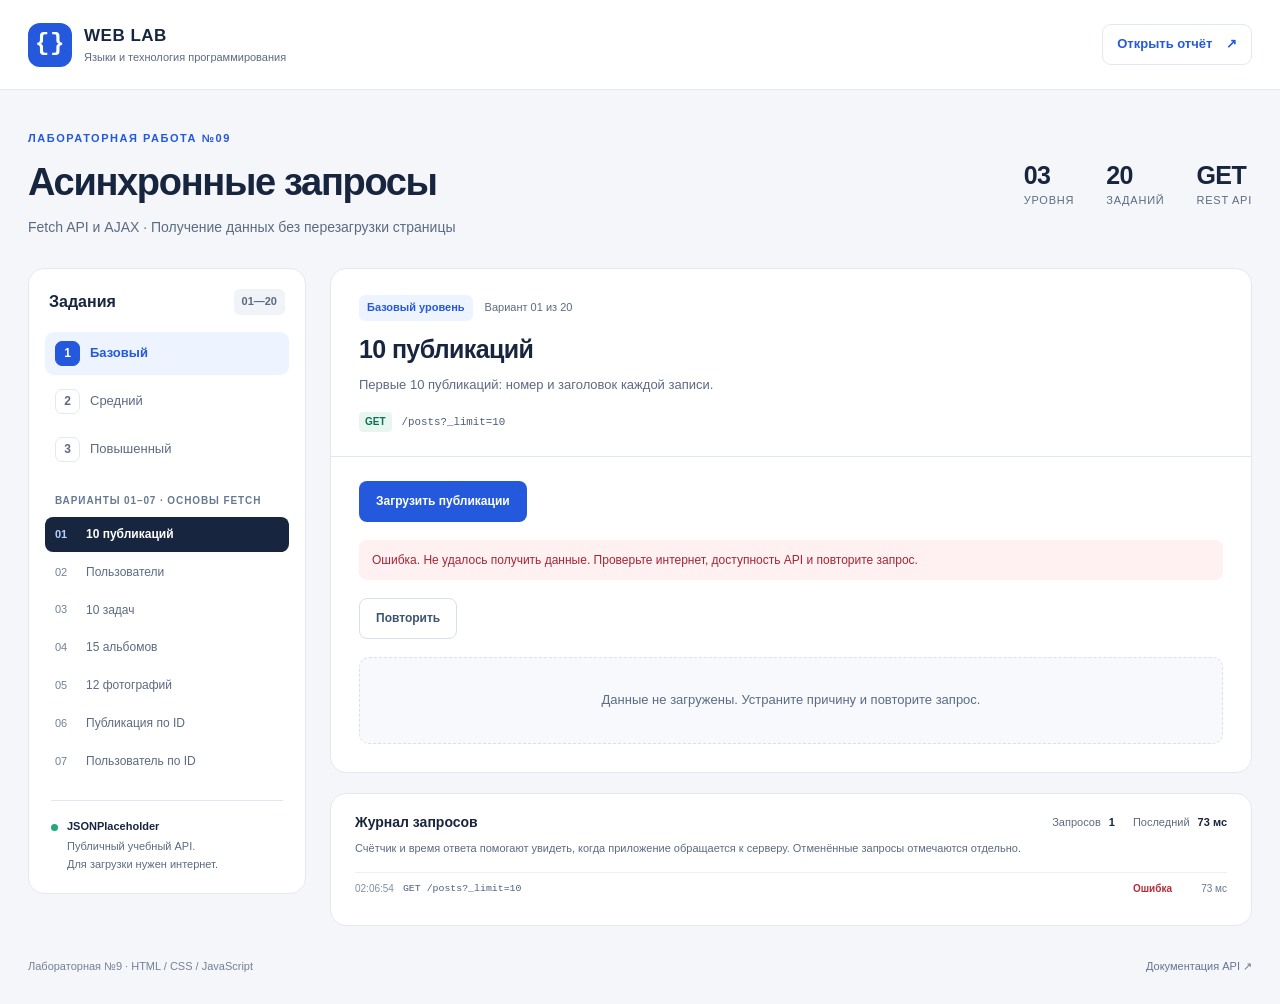
<file: Laboratornaya_9/index.html>
<!doctype html>
<html lang="ru">
<head>
  <meta charset="UTF-8">
  <meta name="viewport" content="width=device-width, initial-scale=1">
  <meta name="description" content="Лабораторная работа №9: все 20 заданий трёх уровней по Fetch API и AJAX.">
  <title>Лабораторная №9 · Fetch API / AJAX</title>
  <link rel="stylesheet" href="style.css">
  <script src="app.js" defer></script>
</head>
<body>
  <a class="skip-link" href="#main">Перейти к заданию</a>
  <header class="topbar">
    <a class="brand" href="#variant-1" aria-label="Лабораторная работа 9, первое задание"><span class="brand-mark">{}</span><span>WEB LAB<span class="brand-sub">Языки и технология программирования</span></span></a>
    <a class="report-link" href="report.html" target="_blank" rel="noopener">Открыть отчёт <span aria-hidden="true">↗</span></a>
  </header>
  <div class="page-heading">
    <div><p class="eyebrow">ЛАБОРАТОРНАЯ РАБОТА №09</p><h1>Асинхронные запросы</h1><p class="page-intro">Fetch API и AJAX · Получение данных без перезагрузки страницы</p></div>
    <div class="overview"><span><strong>03</strong>уровня</span><span><strong>20</strong>заданий</span><span><strong>GET</strong>REST API</span></div>
  </div>
  <div class="layout">
    <aside class="sidebar" aria-label="Выбор задания">
      <div class="sidebar-heading"><h2>Задания</h2><span class="badge">01—20</span></div>
      <div class="level-tabs" role="group" aria-label="Уровень сложности">
        <button type="button" data-level="1" aria-pressed="true"><b>1</b> Базовый</button>
        <button type="button" data-level="2" aria-pressed="false"><b>2</b> Средний</button>
        <button type="button" data-level="3" aria-pressed="false"><b>3</b> Повышенный</button>
      </div>
      <p id="level-description" class="level-description"></p>
      <nav id="variant-nav" aria-label="Варианты уровня"></nav>
      <div class="sidebar-note"><span class="live-dot" aria-hidden="true"></span><div><strong>JSONPlaceholder</strong><p>Публичный учебный API.<br>Для загрузки нужен интернет.</p></div></div>
    </aside>
    <main id="main" class="main-area">
      <div class="workspace-shell">
        <header class="workspace-heading">
          <div class="heading-tags"><span id="level-tag" class="badge accent"></span><span id="variant-tag" class="muted"></span></div>
          <h2 id="variant-title"></h2><p id="variant-description"></p>
          <div class="endpoint"><span>GET</span><code id="variant-endpoint"></code></div>
        </header>
        <div id="workspace"></div>
      </div>
      <section class="activity" aria-label="Журнал HTTP-запросов">
        <div class="activity-header"><h2>Журнал запросов</h2><div class="activity-metrics"><span>Запросов <strong id="request-count">0</strong></span><span>Последний <strong id="response-time">—</strong></span></div></div>
        <p class="hint">Счётчик и время ответа помогают увидеть, когда приложение обращается к серверу. Отменённые запросы отмечаются отдельно.</p>
        <ol id="request-log" class="request-log" aria-label="Последние восемь запросов"><li class="log-placeholder">История появится после первого запроса.</li></ol>
      </section>
    </main>
  </div>
  <footer class="footer"><span>Лабораторная №9 · HTML / CSS / JavaScript</span><a href="https://jsonplaceholder.typicode.com/" target="_blank" rel="noopener noreferrer">Документация API ↗</a></footer>
  <noscript><p class="noscript">Для лабораторной необходимо включить JavaScript в браузере.</p></noscript>
</body>
</html>
</file>
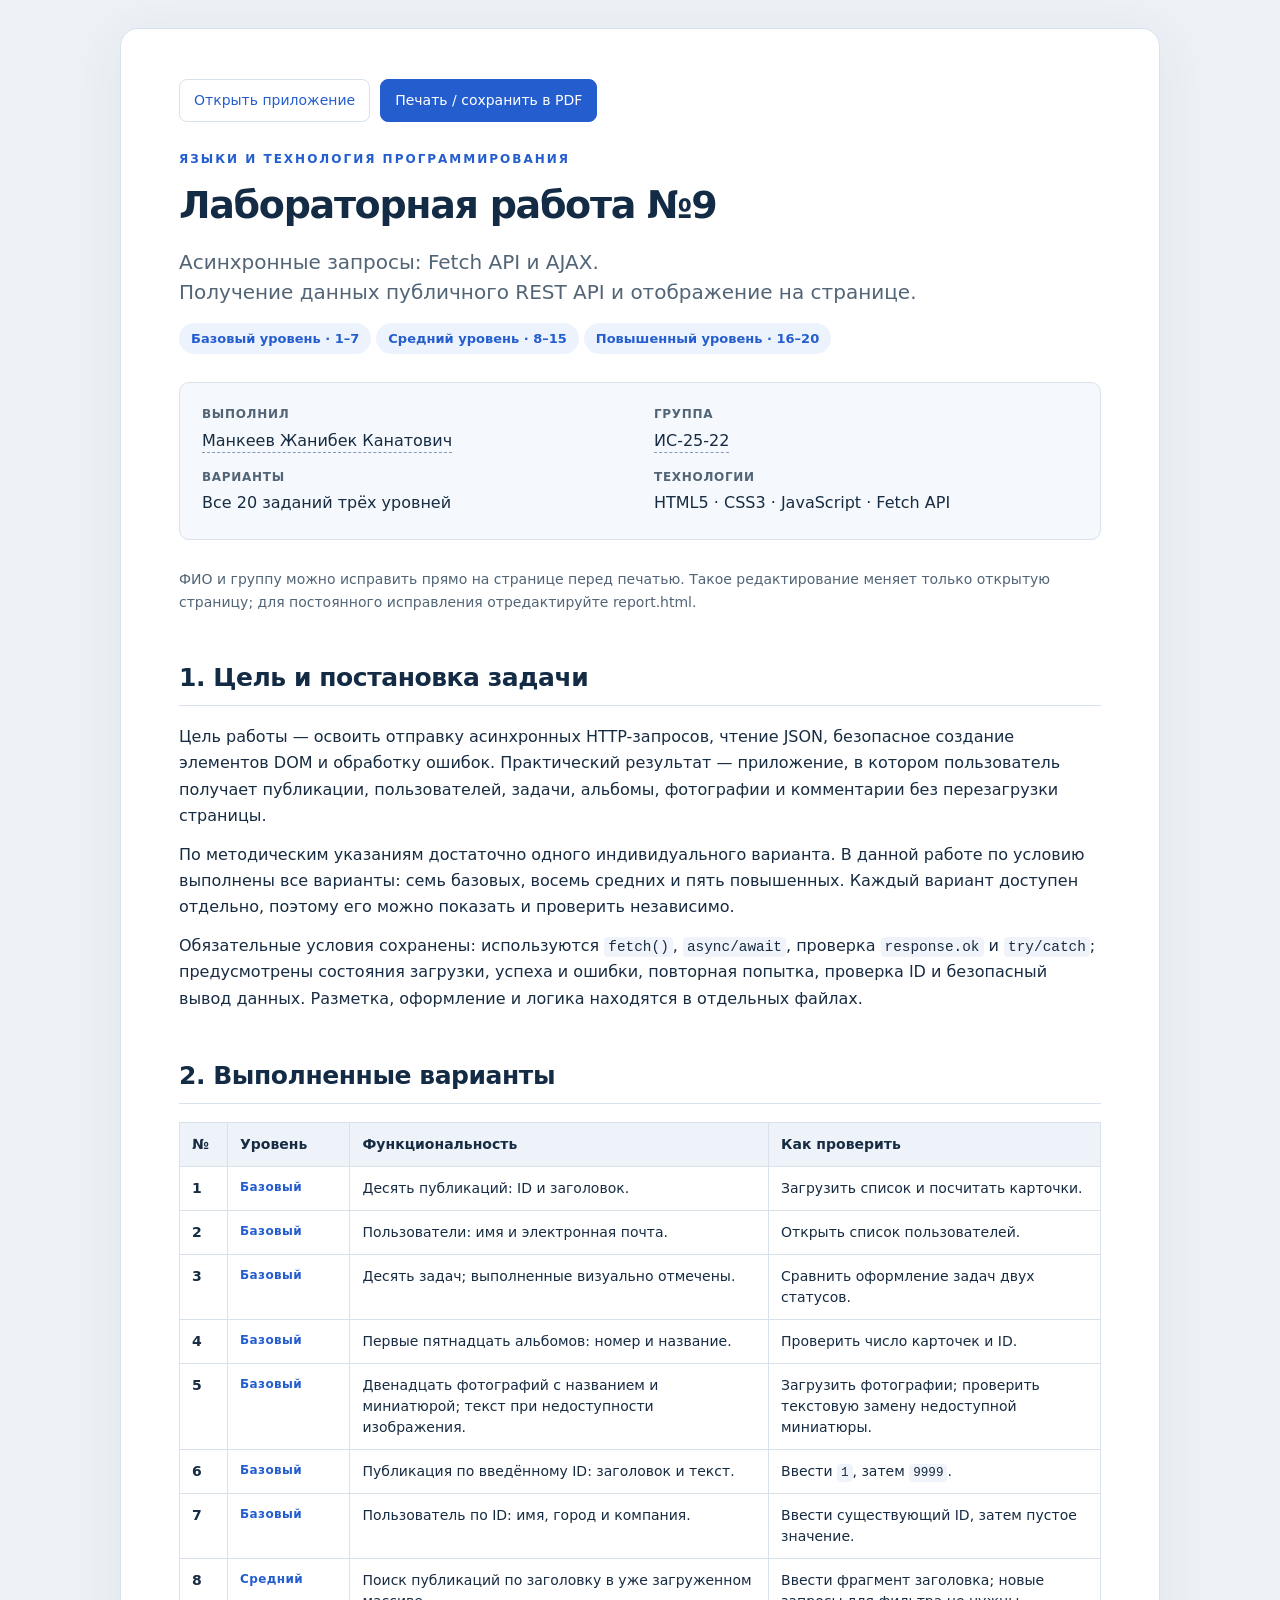
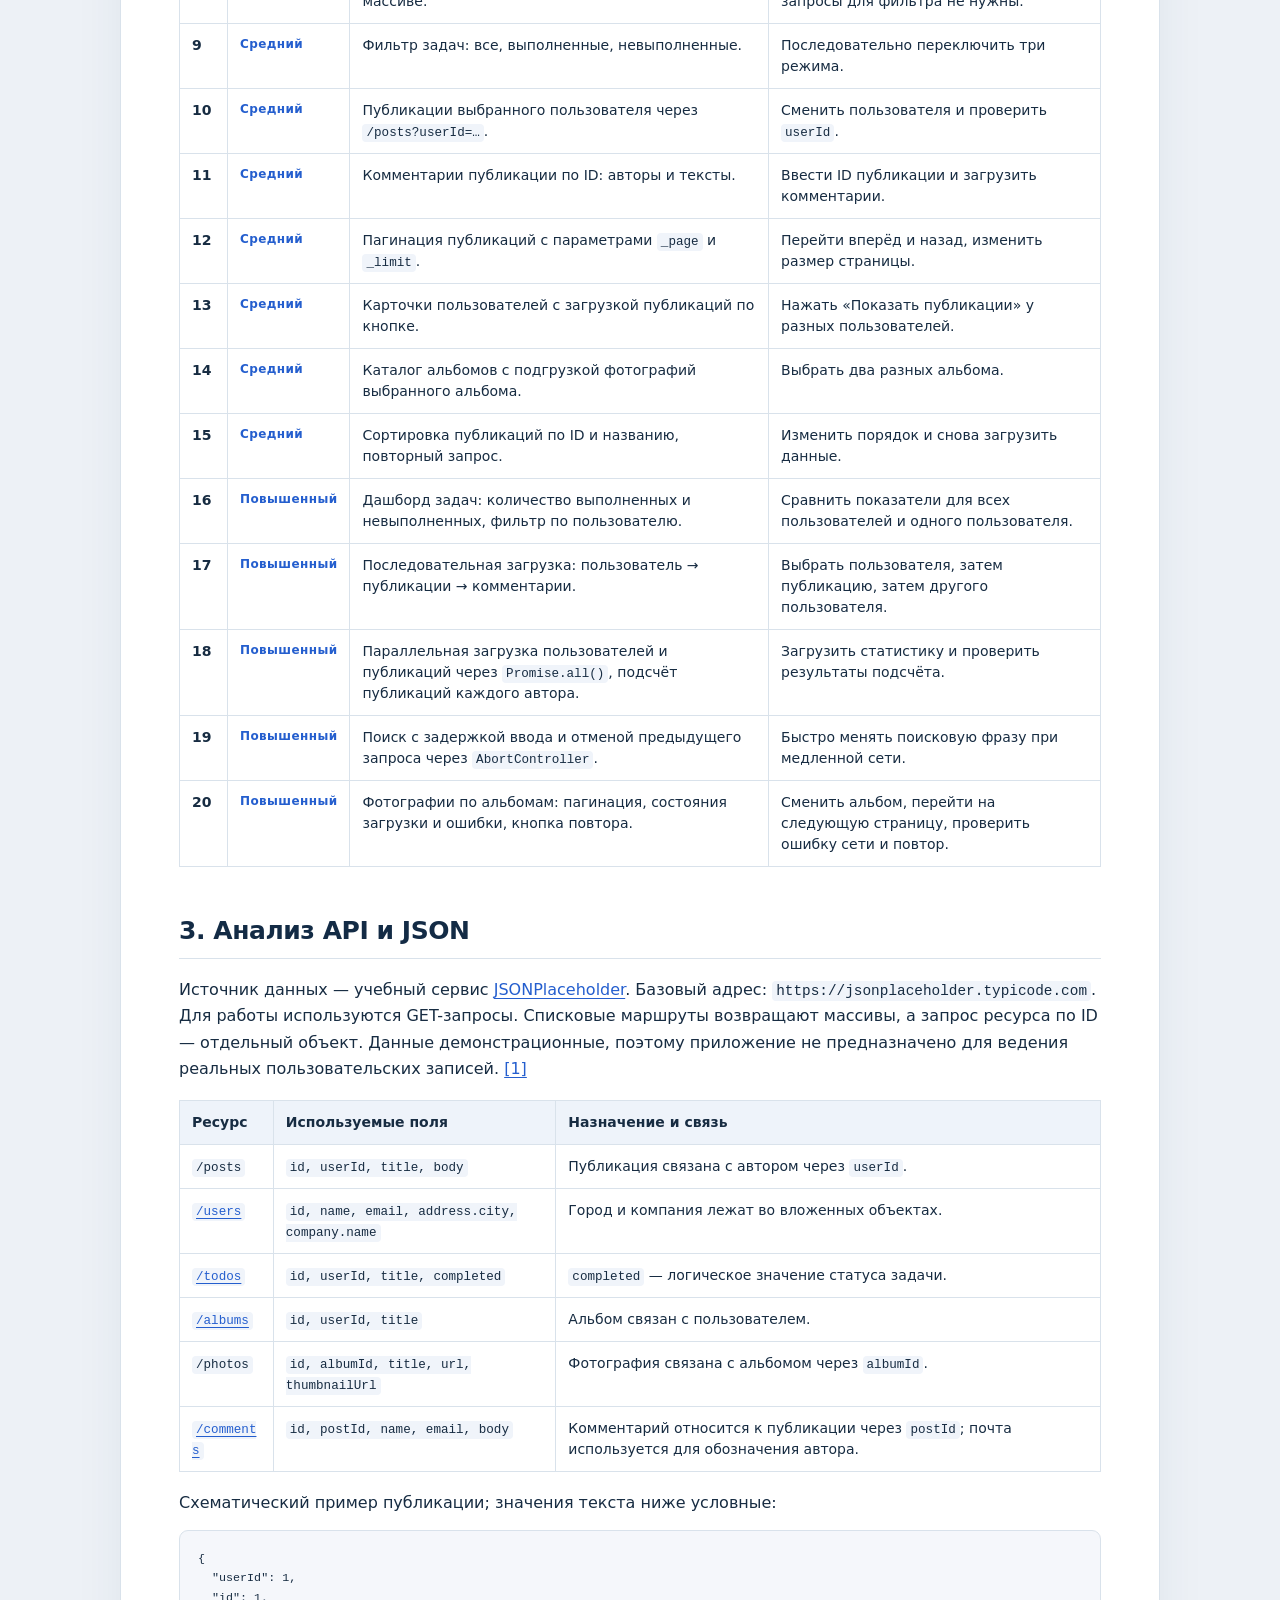
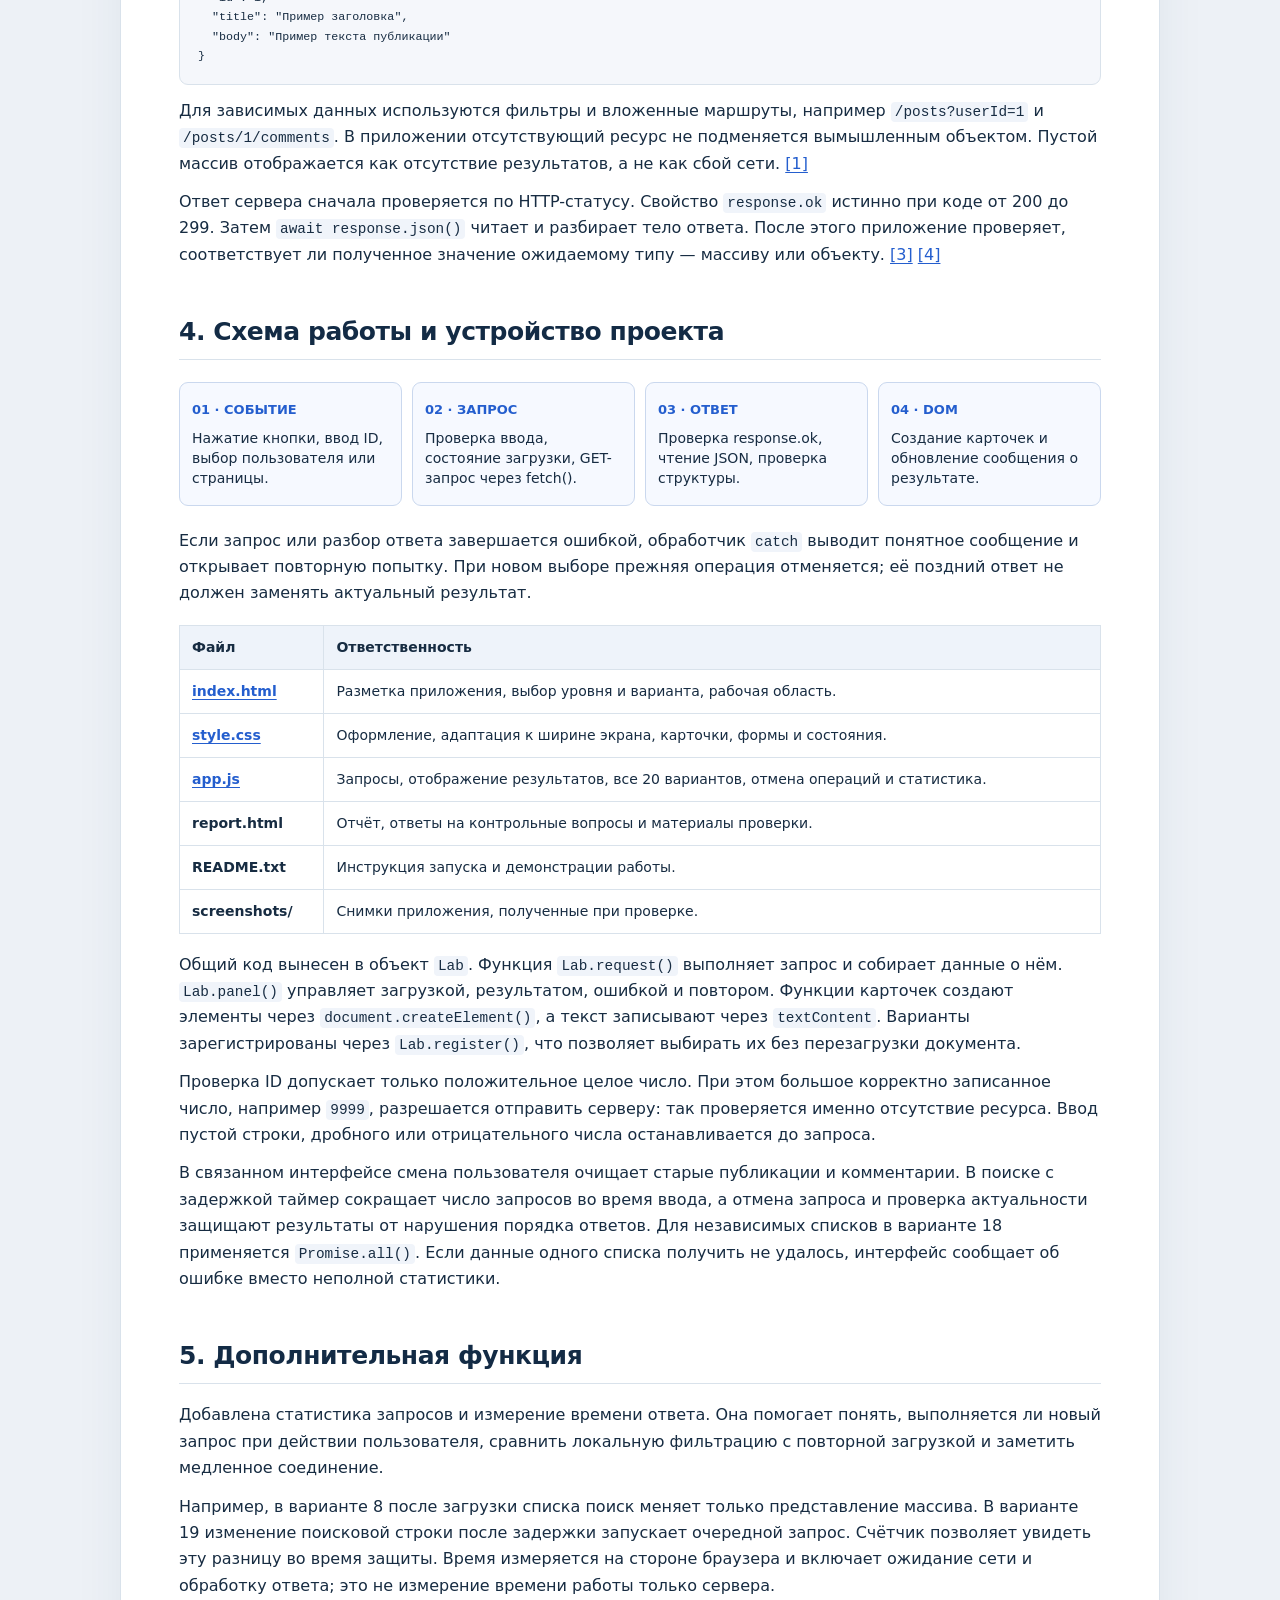
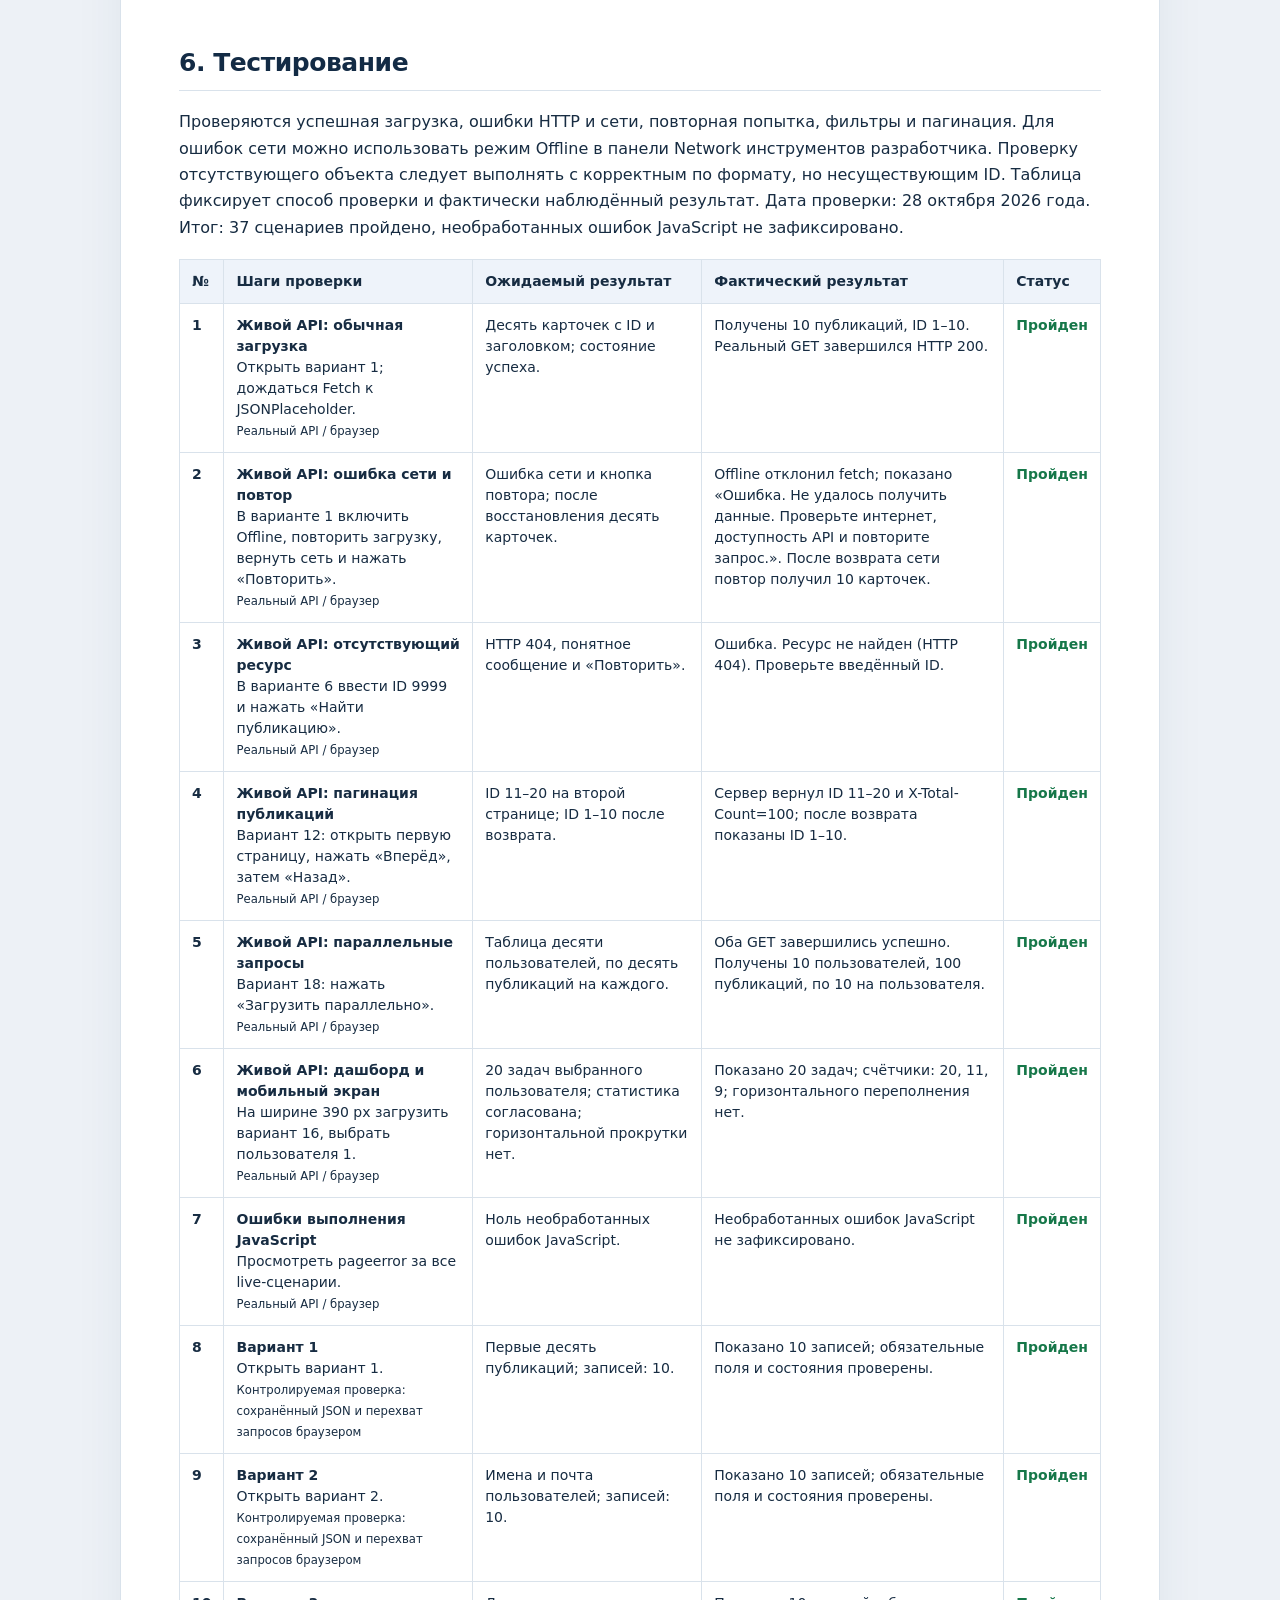
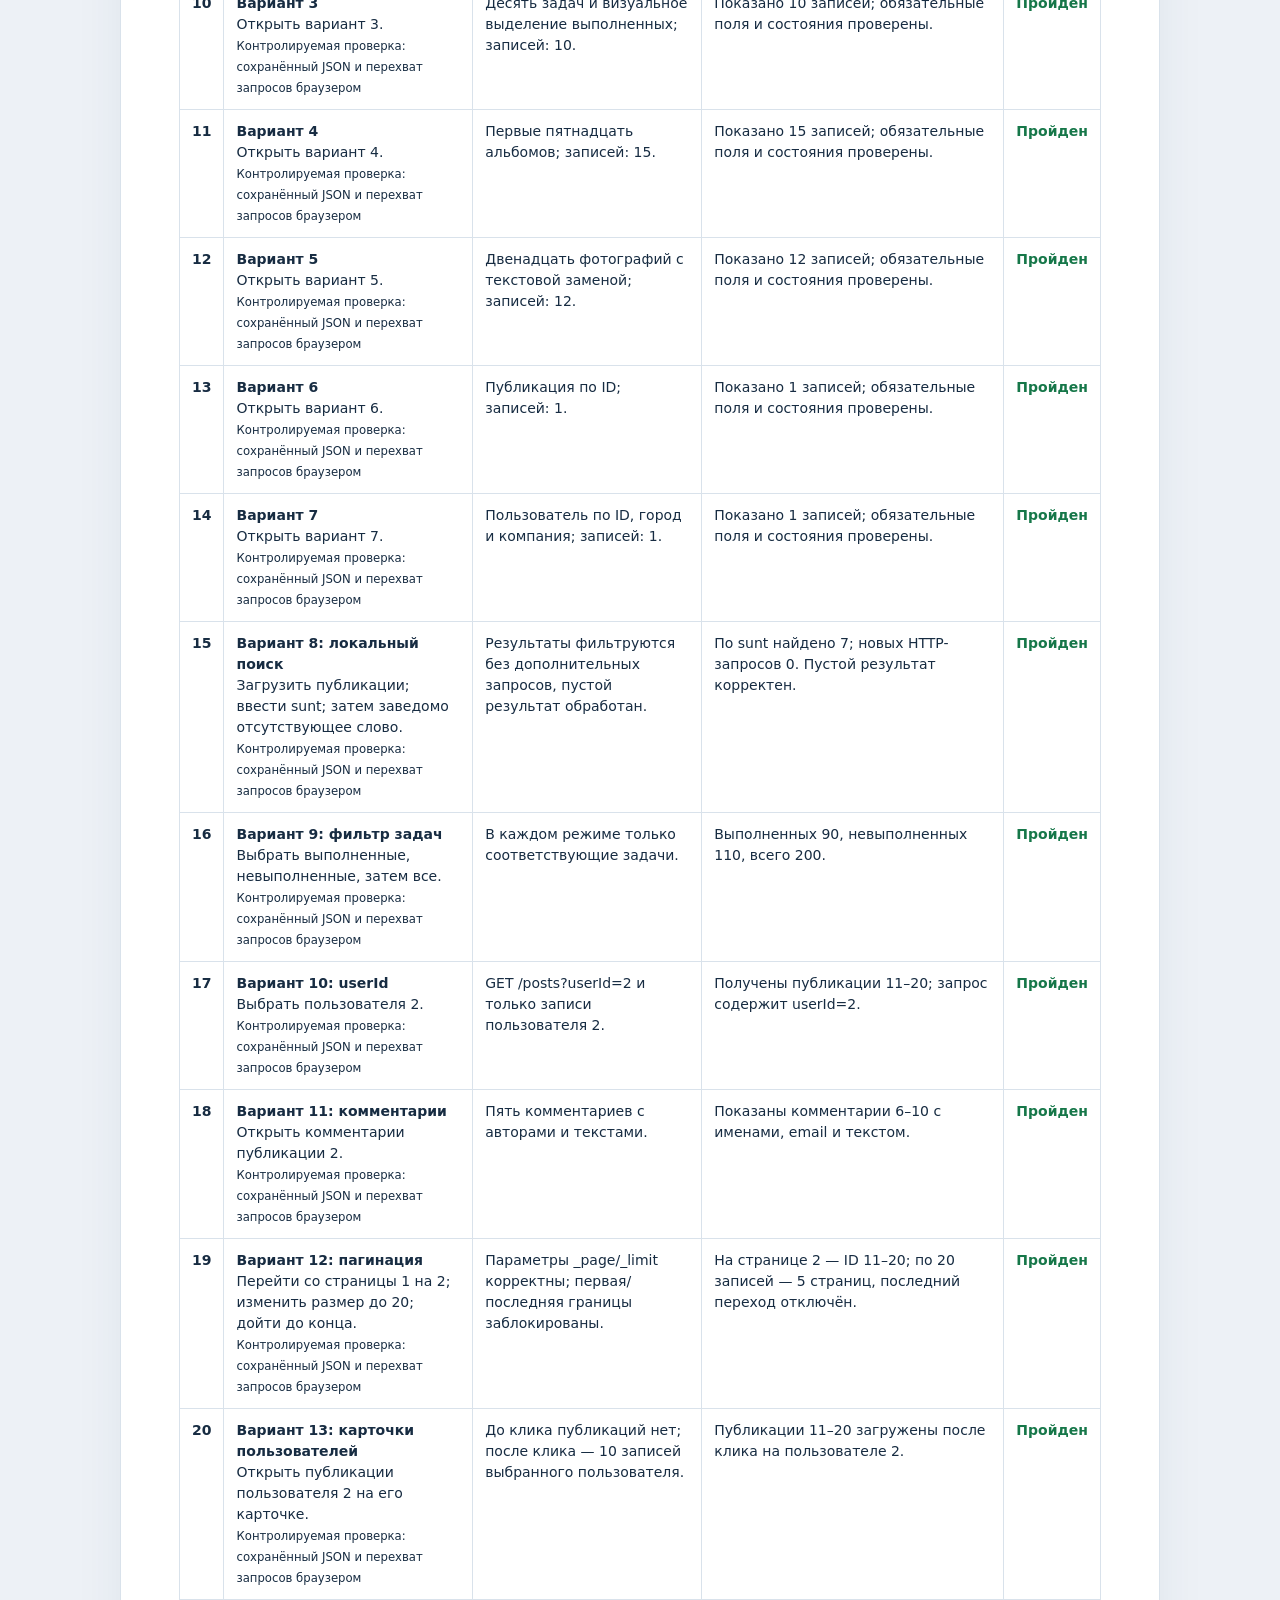
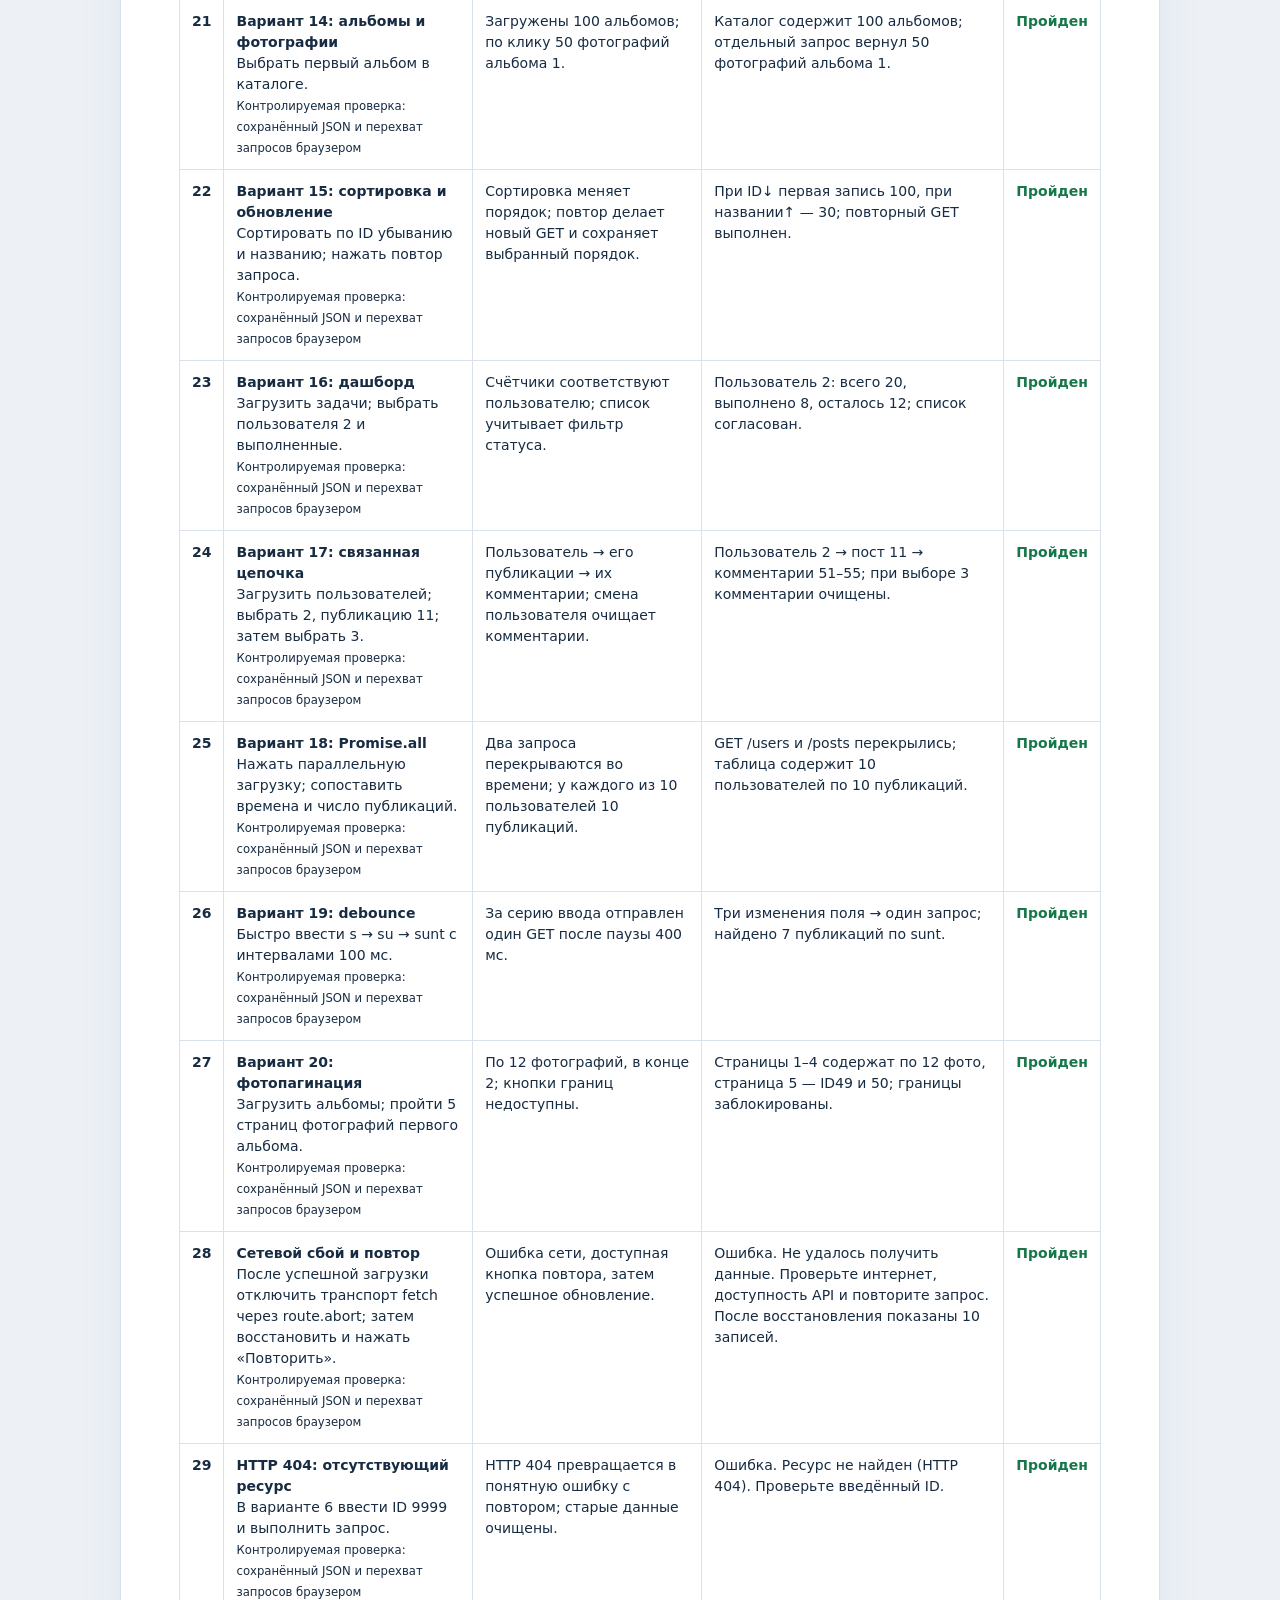
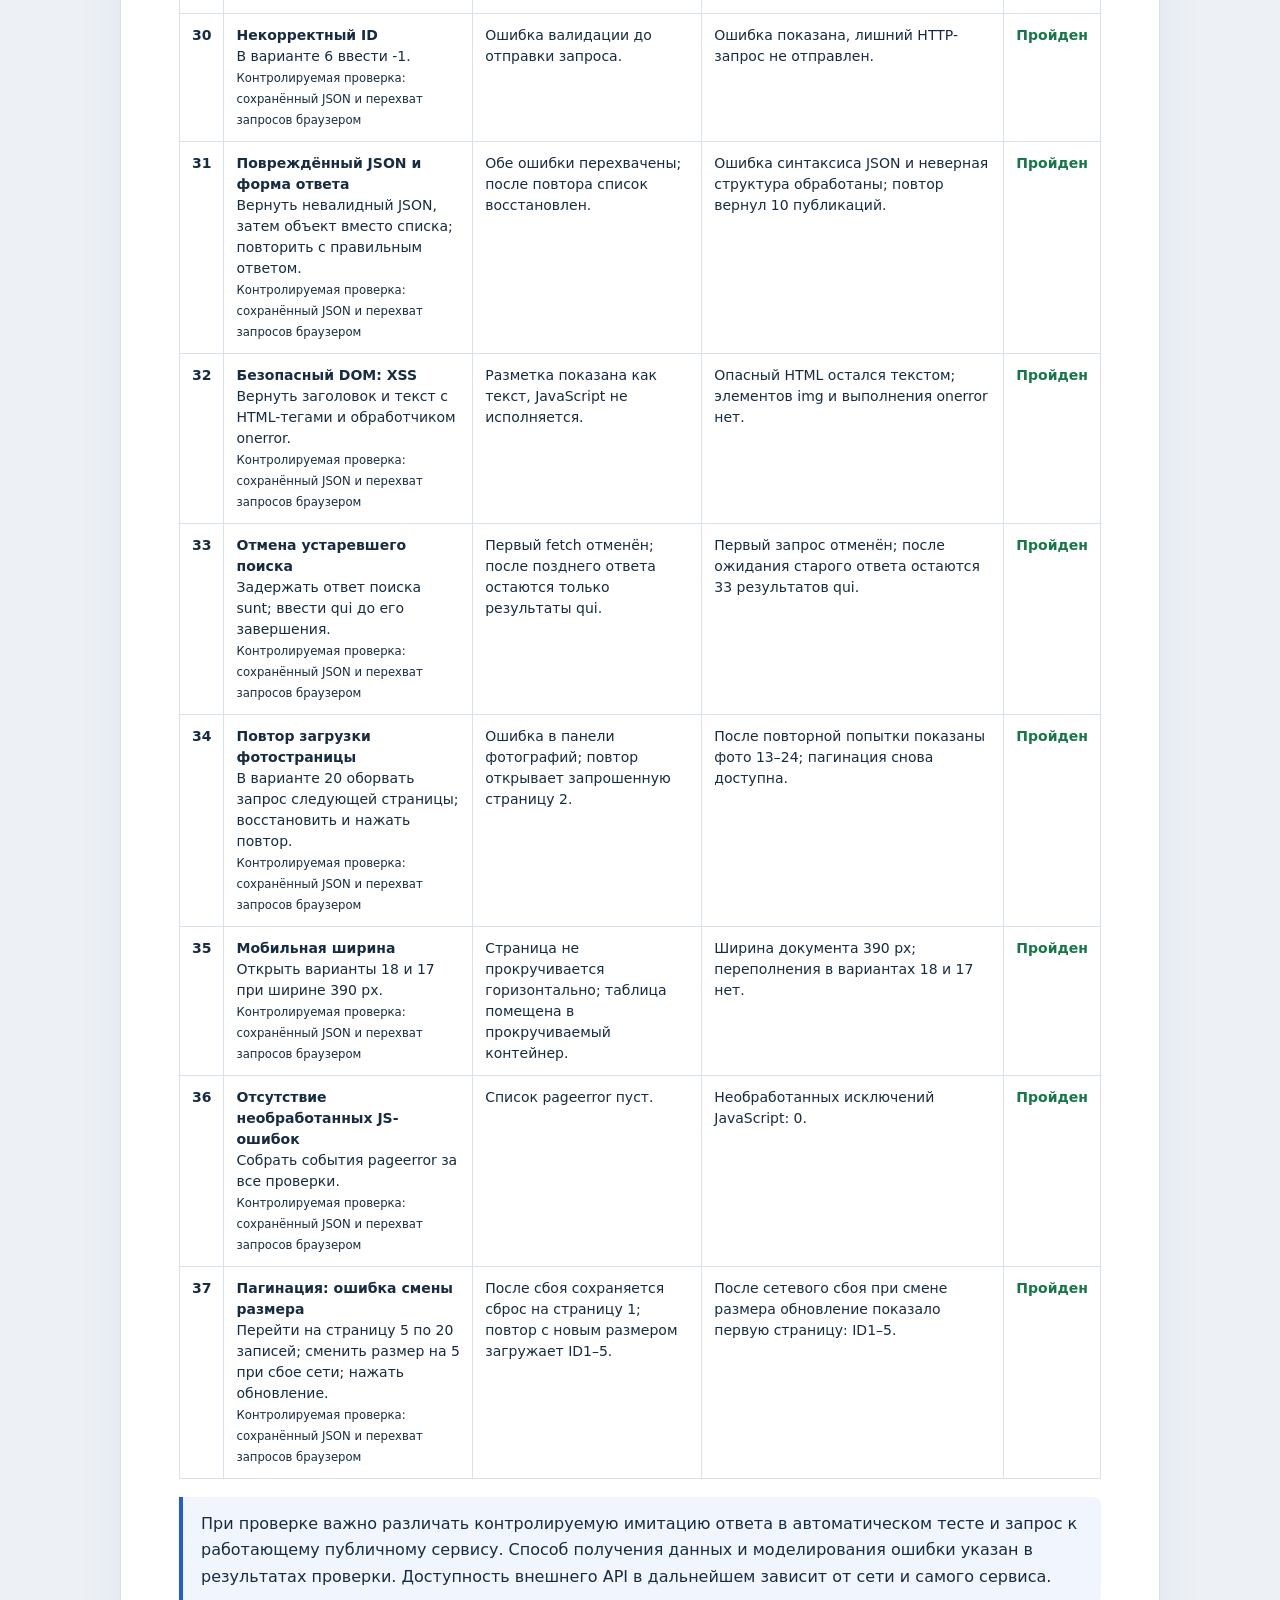
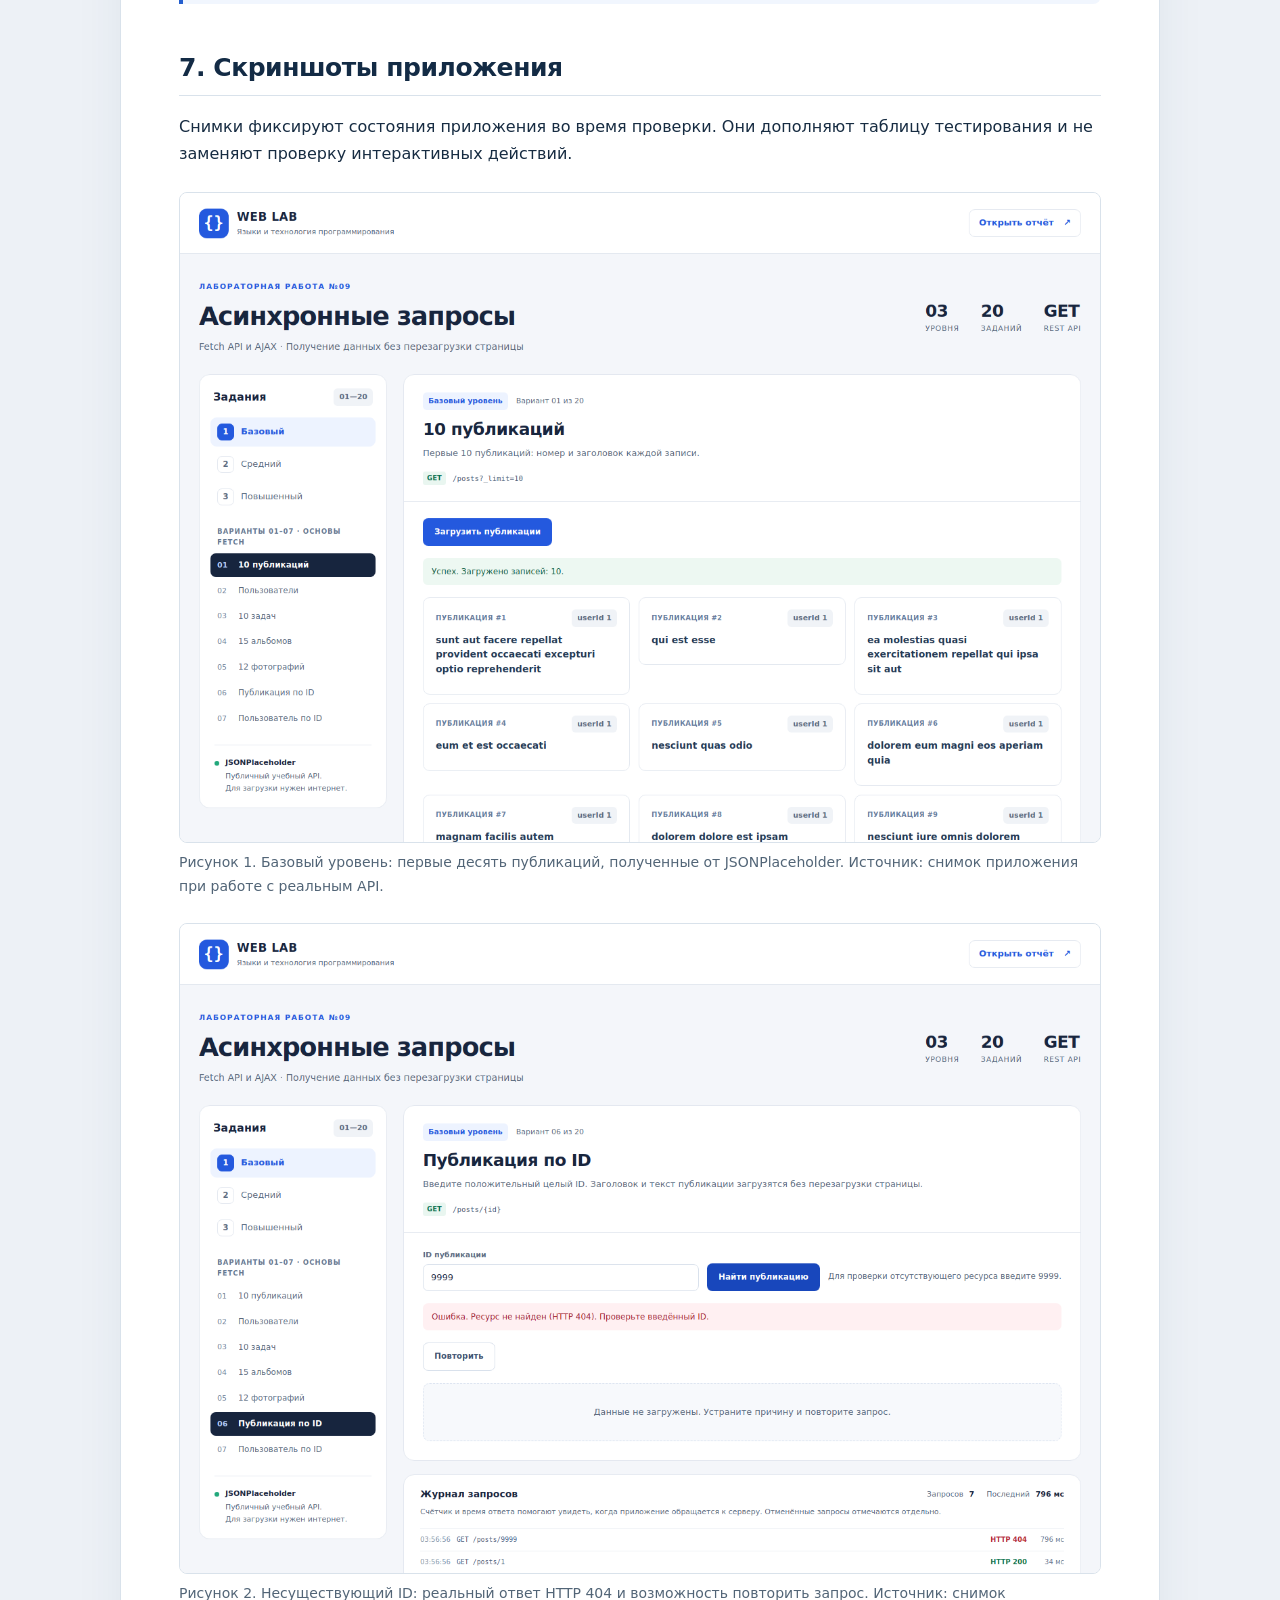
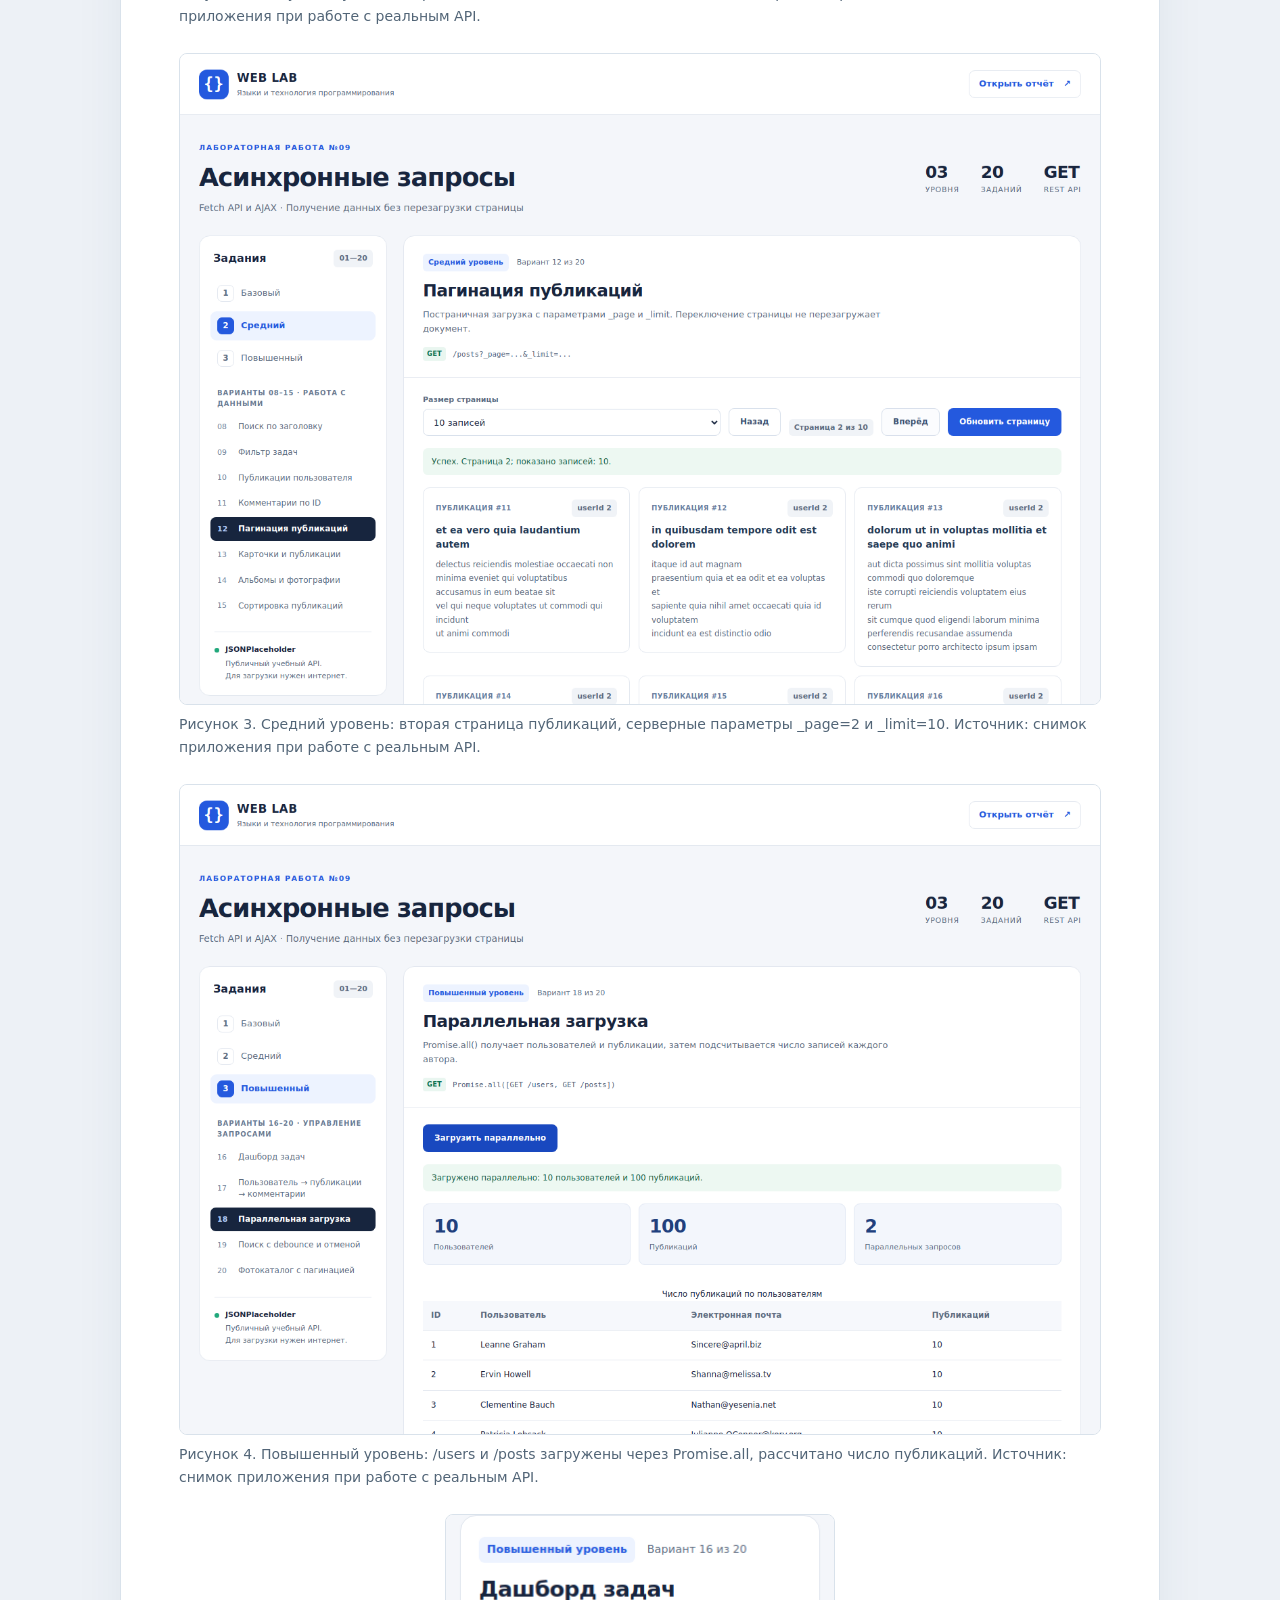
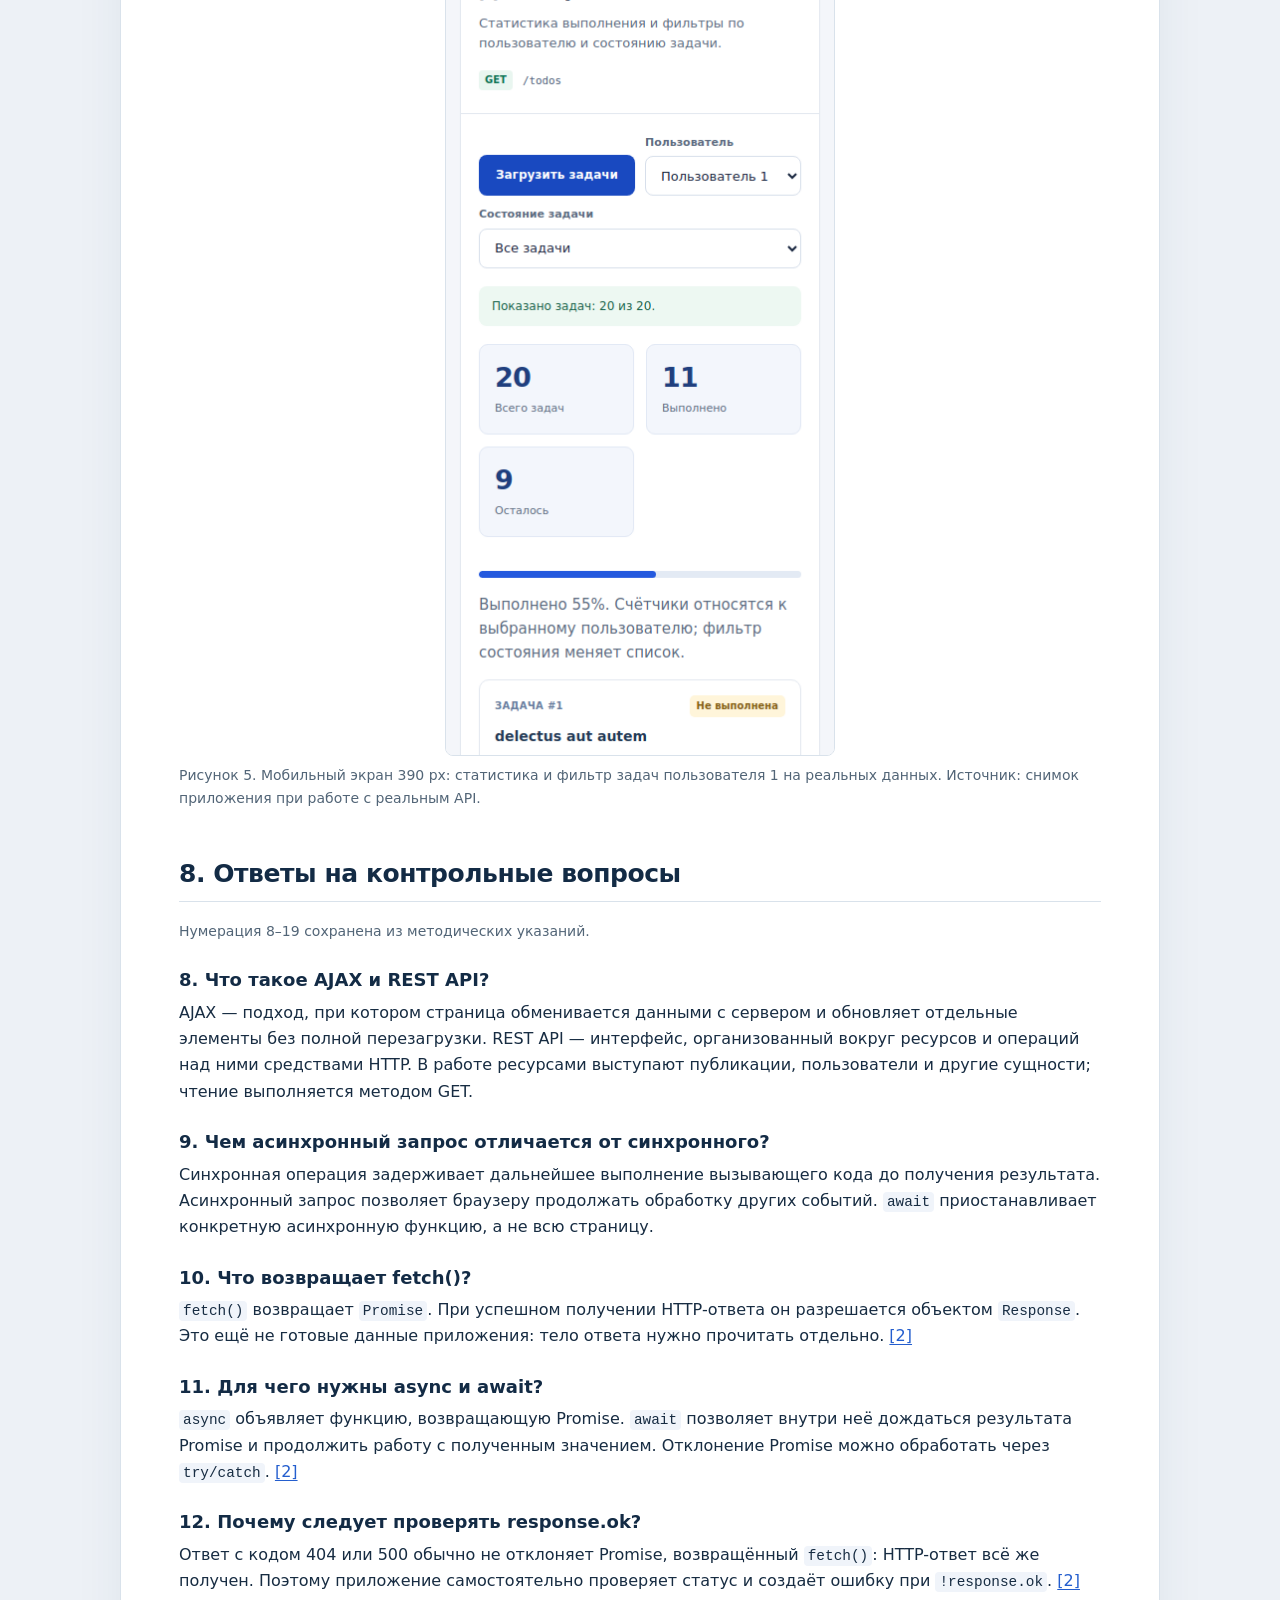
<file: Laboratornaya_9/report.html>
<!doctype html>
<html lang="ru">
<head>
  <meta charset="UTF-8">
  <meta name="viewport" content="width=device-width, initial-scale=1.0">
  <title>Отчёт — лабораторная работа №9</title>
  <style>
    :root{color-scheme:light;--ink:#172c42;--muted:#526577;--line:#d9e2eb;--accent:#245ece;--soft:#edf3fc;}
    *{box-sizing:border-box}body{margin:0;background:#edf1f6;color:var(--ink);font:16px/1.65 system-ui,-apple-system,BlinkMacSystemFont,"Segoe UI",Arial,sans-serif}
    main{max-width:1040px;margin:28px auto;background:#fff;padding:50px 58px;box-shadow:0 12px 50px #203c5810;border:1px solid var(--line);border-radius:18px}
    h1,h2,h3{line-height:1.24;color:#132b45}h1{font-size:38px;letter-spacing:-1.3px;margin:12px 0 18px}h2{margin:48px 0 18px;font-size:25px;letter-spacing:-.45px;border-bottom:1px solid var(--line);padding-bottom:12px}h3{font-size:18px;margin:26px 0 10px}
    p{margin:12px 0}a{color:var(--accent);text-underline-offset:3px}code{font: .9em ui-monospace,SFMono-Regular,Consolas,monospace;overflow-wrap:anywhere}p code,li code,td code{background:#f0f4fa;border-radius:4px;padding:2px 4px}
    pre{white-space:pre-wrap;overflow-wrap:anywhere;tab-size:2;background:#f5f7fb;border:1px solid var(--line);border-radius:9px;padding:18px;font-size:13px;line-height:1.5}
    .eyebrow{font-size:12px;letter-spacing:2px;font-weight:700;color:var(--accent);text-transform:uppercase}.lead{font-size:20px;color:var(--muted);line-height:1.5}.muted,figcaption{color:var(--muted);font-size:14px}.badge{display:inline-block;background:var(--soft);color:var(--accent);font-weight:650;border-radius:20px;padding:5px 12px;font-size:13px;margin:4px 5px 0 0}
    .meta{display:grid;grid-template-columns:1fr 1fr;gap:13px 28px;margin:28px 0;padding:22px;background:#f5f8fc;border:1px solid var(--line);border-radius:10px}.meta p{margin:0}.meta strong{font-size:12px;text-transform:uppercase;letter-spacing:.7px;color:var(--muted);display:block;margin-bottom:3px}[contenteditable]{outline-offset:3px;border-bottom:1px dashed #849bb7;padding-bottom:2px}
    .actions{display:flex;gap:10px;flex-wrap:wrap;margin-bottom:28px}.actions a,.actions button{font:inherit;font-size:14px;color:var(--accent);background:#fff;border:1px solid var(--line);border-radius:8px;padding:9px 14px;text-decoration:none;cursor:pointer}.actions button{background:var(--accent);border-color:var(--accent);color:#fff}
    .note{padding:14px 18px;background:#f1f6fe;border-left:4px solid var(--accent);border-radius:0 8px 8px 0}.table-wrap{width:100%;overflow:auto;margin:18px 0}table{width:100%;border-collapse:collapse;font-size:14px;line-height:1.5}caption{text-align:left;font-weight:700;margin-bottom:12px}th{text-align:left;background:#eef3fa;font-weight:700}th,td{vertical-align:top;padding:11px 12px;border:1px solid var(--line)}td:first-child{font-weight:600}.level{color:var(--accent);font-size:12px;font-weight:750;letter-spacing:.4px}.pass{color:#167749;font-weight:700}.fail{color:#b52e35;font-weight:700}
    .flow{display:grid;grid-template-columns:repeat(4,1fr);gap:10px;margin:22px 0}.flow div{border:1px solid #cad8ee;border-radius:9px;background:#f6f9ff;padding:16px 12px}.flow b{display:block;color:var(--accent);margin-bottom:7px;font-size:13px}.flow span{font-size:14px;line-height:1.45;display:block}
    ul,ol{padding-left:23px}li{margin:7px 0}.qa{margin:24px 0}.qa h3{margin-bottom:8px}.qa p{margin-top:0}figure{margin:25px 0;break-inside:avoid}figure img{display:block;max-width:100%;height:auto;border:1px solid var(--line);border-radius:8px}figcaption{margin-top:8px}.source{font-size:13px;color:var(--muted)}details{border:1px solid var(--line);padding:14px 18px;border-radius:8px;margin:14px 0}summary{cursor:pointer;font-weight:650}footer{margin-top:44px;border-top:1px solid var(--line);padding-top:18px;color:var(--muted);font-size:13px}
    @media(max-width:700px){body{background:#fff}main{padding:25px 18px;margin:0;border:0;border-radius:0;box-shadow:none}h1{font-size:30px}h2{font-size:22px}.meta{grid-template-columns:1fr}.flow{grid-template-columns:1fr 1fr}th,td{padding:9px;font-size:13px}}
    @page{size:A4;margin:17mm 16mm 18mm} @media print{body{background:#fff;color:#111;font-size:10.5pt;line-height:1.48}main{width:auto;max-width:none;margin:0;padding:0;box-shadow:none;border:0}.actions,.print-hide{display:none}h1{font-size:27pt}h2{font-size:17pt;margin-top:24pt;break-after:avoid}h3{font-size:12pt;break-after:avoid}p{orphans:3;widows:3}.meta{padding:14px}.table-wrap{overflow:visible}table{font-size:9pt}thead{display:table-header-group}tr{break-inside:avoid}th,td{padding:6px}a{color:inherit}.lead{font-size:13pt}.flow{break-inside:avoid}pre{font-size:8pt;line-height:1.35}.source-code pre{font-size:7.5pt}figure img{max-height:215mm;object-fit:contain}footer{font-size:9pt}[contenteditable]{border:0}.badge{border:1px solid #ccc;background:none}}
  </style>
</head>
<body>
<main>
  <div class="actions"><a href="index.html">Открыть приложение</a><button type="button" onclick="window.print()">Печать / сохранить в PDF</button></div>
  <header>
    <div class="eyebrow">Языки и технология программирования</div>
    <h1>Лабораторная работа №9</h1>
    <p class="lead">Асинхронные запросы: Fetch API и AJAX.<br>Получение данных публичного REST API и отображение на странице.</p>
    <span class="badge">Базовый уровень · 1–7</span><span class="badge">Средний уровень · 8–15</span><span class="badge">Повышенный уровень · 16–20</span>
    <div class="meta">
      <p><strong>Выполнил</strong><span contenteditable="true" aria-label="Фамилия, имя, отчество">Манкеев Жанибек Канатович</span></p>
      <p><strong>Группа</strong><span contenteditable="true" aria-label="Группа">ИС-25-22</span></p>
      <p><strong>Варианты</strong>Все 20 заданий трёх уровней</p>
      <p><strong>Технологии</strong>HTML5 · CSS3 · JavaScript · Fetch API</p>
    </div>
    <p class="muted print-hide">ФИО и группу можно исправить прямо на странице перед печатью. Такое редактирование меняет только открытую страницу; для постоянного исправления отредактируйте report.html.</p>
  </header>

  <section>
    <h2>1. Цель и постановка задачи</h2>
    <p>Цель работы — освоить отправку асинхронных HTTP-запросов, чтение JSON, безопасное создание элементов DOM и обработку ошибок. Практический результат — приложение, в котором пользователь получает публикации, пользователей, задачи, альбомы, фотографии и комментарии без перезагрузки страницы.</p>
    <p>По методическим указаниям достаточно одного индивидуального варианта. В данной работе по условию выполнены все варианты: семь базовых, восемь средних и пять повышенных. Каждый вариант доступен отдельно, поэтому его можно показать и проверить независимо.</p>
    <p>Обязательные условия сохранены: используются <code>fetch()</code>, <code>async/await</code>, проверка <code>response.ok</code> и <code>try/catch</code>; предусмотрены состояния загрузки, успеха и ошибки, повторная попытка, проверка ID и безопасный вывод данных. Разметка, оформление и логика находятся в отдельных файлах.</p>
  </section>

  <section>
    <h2>2. Выполненные варианты</h2>
    <div class="table-wrap"><table>
      <thead><tr><th style="width:48px">№</th><th style="width:110px">Уровень</th><th>Функциональность</th><th>Как проверить</th></tr></thead>
      <tbody>
        <tr><td>1</td><td class="level">Базовый</td><td>Десять публикаций: ID и заголовок.</td><td>Загрузить список и посчитать карточки.</td></tr>
        <tr><td>2</td><td class="level">Базовый</td><td>Пользователи: имя и электронная почта.</td><td>Открыть список пользователей.</td></tr>
        <tr><td>3</td><td class="level">Базовый</td><td>Десять задач; выполненные визуально отмечены.</td><td>Сравнить оформление задач двух статусов.</td></tr>
        <tr><td>4</td><td class="level">Базовый</td><td>Первые пятнадцать альбомов: номер и название.</td><td>Проверить число карточек и ID.</td></tr>
        <tr><td>5</td><td class="level">Базовый</td><td>Двенадцать фотографий с названием и миниатюрой; текст при недоступности изображения.</td><td>Загрузить фотографии; проверить текстовую замену недоступной миниатюры.</td></tr>
        <tr><td>6</td><td class="level">Базовый</td><td>Публикация по введённому ID: заголовок и текст.</td><td>Ввести <code>1</code>, затем <code>9999</code>.</td></tr>
        <tr><td>7</td><td class="level">Базовый</td><td>Пользователь по ID: имя, город и компания.</td><td>Ввести существующий ID, затем пустое значение.</td></tr>
        <tr><td>8</td><td class="level">Средний</td><td>Поиск публикаций по заголовку в уже загруженном массиве.</td><td>Ввести фрагмент заголовка; новые запросы для фильтра не нужны.</td></tr>
        <tr><td>9</td><td class="level">Средний</td><td>Фильтр задач: все, выполненные, невыполненные.</td><td>Последовательно переключить три режима.</td></tr>
        <tr><td>10</td><td class="level">Средний</td><td>Публикации выбранного пользователя через <code>/posts?userId=…</code>.</td><td>Сменить пользователя и проверить <code>userId</code>.</td></tr>
        <tr><td>11</td><td class="level">Средний</td><td>Комментарии публикации по ID: авторы и тексты.</td><td>Ввести ID публикации и загрузить комментарии.</td></tr>
        <tr><td>12</td><td class="level">Средний</td><td>Пагинация публикаций с параметрами <code>_page</code> и <code>_limit</code>.</td><td>Перейти вперёд и назад, изменить размер страницы.</td></tr>
        <tr><td>13</td><td class="level">Средний</td><td>Карточки пользователей с загрузкой публикаций по кнопке.</td><td>Нажать «Показать публикации» у разных пользователей.</td></tr>
        <tr><td>14</td><td class="level">Средний</td><td>Каталог альбомов с подгрузкой фотографий выбранного альбома.</td><td>Выбрать два разных альбома.</td></tr>
        <tr><td>15</td><td class="level">Средний</td><td>Сортировка публикаций по ID и названию, повторный запрос.</td><td>Изменить порядок и снова загрузить данные.</td></tr>
        <tr><td>16</td><td class="level">Повышенный</td><td>Дашборд задач: количество выполненных и невыполненных, фильтр по пользователю.</td><td>Сравнить показатели для всех пользователей и одного пользователя.</td></tr>
        <tr><td>17</td><td class="level">Повышенный</td><td>Последовательная загрузка: пользователь → публикации → комментарии.</td><td>Выбрать пользователя, затем публикацию, затем другого пользователя.</td></tr>
        <tr><td>18</td><td class="level">Повышенный</td><td>Параллельная загрузка пользователей и публикаций через <code>Promise.all()</code>, подсчёт публикаций каждого автора.</td><td>Загрузить статистику и проверить результаты подсчёта.</td></tr>
        <tr><td>19</td><td class="level">Повышенный</td><td>Поиск с задержкой ввода и отменой предыдущего запроса через <code>AbortController</code>.</td><td>Быстро менять поисковую фразу при медленной сети.</td></tr>
        <tr><td>20</td><td class="level">Повышенный</td><td>Фотографии по альбомам: пагинация, состояния загрузки и ошибки, кнопка повтора.</td><td>Сменить альбом, перейти на следующую страницу, проверить ошибку сети и повтор.</td></tr>
      </tbody>
    </table></div>
  </section>

  <section>
    <h2>3. Анализ API и JSON</h2>
    <p>Источник данных — учебный сервис <a href="https://jsonplaceholder.typicode.com/">JSONPlaceholder</a>. Базовый адрес: <code>https://jsonplaceholder.typicode.com</code>. Для работы используются GET-запросы. Списковые маршруты возвращают массивы, а запрос ресурса по ID — отдельный объект. Данные демонстрационные, поэтому приложение не предназначено для ведения реальных пользовательских записей. <a href="#source-api">[1]</a></p>
    <div class="table-wrap"><table>
      <thead><tr><th>Ресурс</th><th>Используемые поля</th><th>Назначение и связь</th></tr></thead>
      <tbody>
        <tr><td><code>/posts</code></td><td><code>id, userId, title, body</code></td><td>Публикация связана с автором через <code>userId</code>.</td></tr>
        <tr><td><a href="https://jsonplaceholder.typicode.com/users/1"><code>/users</code></a></td><td><code>id, name, email, address.city, company.name</code></td><td>Город и компания лежат во вложенных объектах.</td></tr>
        <tr><td><a href="https://jsonplaceholder.typicode.com/todos/1"><code>/todos</code></a></td><td><code>id, userId, title, completed</code></td><td><code>completed</code> — логическое значение статуса задачи.</td></tr>
        <tr><td><a href="https://jsonplaceholder.typicode.com/albums/1"><code>/albums</code></a></td><td><code>id, userId, title</code></td><td>Альбом связан с пользователем.</td></tr>
        <tr><td><code>/photos</code></td><td><code>id, albumId, title, url, thumbnailUrl</code></td><td>Фотография связана с альбомом через <code>albumId</code>.</td></tr>
        <tr><td><a href="https://jsonplaceholder.typicode.com/comments/1"><code>/comments</code></a></td><td><code>id, postId, name, email, body</code></td><td>Комментарий относится к публикации через <code>postId</code>; почта используется для обозначения автора.</td></tr>
      </tbody>
    </table></div>
    <p>Схематический пример публикации; значения текста ниже условные:</p>
    <pre><code>{
  "userId": 1,
  "id": 1,
  "title": "Пример заголовка",
  "body": "Пример текста публикации"
}</code></pre>
    <p>Для зависимых данных используются фильтры и вложенные маршруты, например <code>/posts?userId=1</code> и <code>/posts/1/comments</code>. В приложении отсутствующий ресурс не подменяется вымышленным объектом. Пустой массив отображается как отсутствие результатов, а не как сбой сети. <a href="#source-api">[1]</a></p>
    <p>Ответ сервера сначала проверяется по HTTP-статусу. Свойство <code>response.ok</code> истинно при коде от 200 до 299. Затем <code>await response.json()</code> читает и разбирает тело ответа. После этого приложение проверяет, соответствует ли полученное значение ожидаемому типу — массиву или объекту. <a href="#source-ok">[3]</a> <a href="#source-json">[4]</a></p>
  </section>

  <section>
    <h2>4. Схема работы и устройство проекта</h2>
    <div class="flow" aria-label="Событие, запрос, ответ и обновление DOM">
      <div><b>01 · СОБЫТИЕ</b><span>Нажатие кнопки, ввод ID, выбор пользователя или страницы.</span></div>
      <div><b>02 · ЗАПРОС</b><span>Проверка ввода, состояние загрузки, GET-запрос через fetch().</span></div>
      <div><b>03 · ОТВЕТ</b><span>Проверка response.ok, чтение JSON, проверка структуры.</span></div>
      <div><b>04 · DOM</b><span>Создание карточек и обновление сообщения о результате.</span></div>
    </div>
    <p>Если запрос или разбор ответа завершается ошибкой, обработчик <code>catch</code> выводит понятное сообщение и открывает повторную попытку. При новом выборе прежняя операция отменяется; её поздний ответ не должен заменять актуальный результат.</p>
    <div class="table-wrap"><table>
      <thead><tr><th>Файл</th><th>Ответственность</th></tr></thead>
      <tbody>
        <tr><td><a href="index.html">index.html</a></td><td>Разметка приложения, выбор уровня и варианта, рабочая область.</td></tr>
        <tr><td><a href="style.css">style.css</a></td><td>Оформление, адаптация к ширине экрана, карточки, формы и состояния.</td></tr>
        <tr><td><a href="app.js">app.js</a></td><td>Запросы, отображение результатов, все 20 вариантов, отмена операций и статистика.</td></tr>
        <tr><td>report.html</td><td>Отчёт, ответы на контрольные вопросы и материалы проверки.</td></tr>
        <tr><td>README.txt</td><td>Инструкция запуска и демонстрации работы.</td></tr>
        <tr><td>screenshots/</td><td>Снимки приложения, полученные при проверке.</td></tr>
      </tbody>
    </table></div>
    <p>Общий код вынесен в объект <code>Lab</code>. Функция <code>Lab.request()</code> выполняет запрос и собирает данные о нём. <code>Lab.panel()</code> управляет загрузкой, результатом, ошибкой и повтором. Функции карточек создают элементы через <code>document.createElement()</code>, а текст записывают через <code>textContent</code>. Варианты зарегистрированы через <code>Lab.register()</code>, что позволяет выбирать их без перезагрузки документа.</p>
    <p>Проверка ID допускает только положительное целое число. При этом большое корректно записанное число, например <code>9999</code>, разрешается отправить серверу: так проверяется именно отсутствие ресурса. Ввод пустой строки, дробного или отрицательного числа останавливается до запроса.</p>
    <p>В связанном интерфейсе смена пользователя очищает старые публикации и комментарии. В поиске с задержкой таймер сокращает число запросов во время ввода, а отмена запроса и проверка актуальности защищают результаты от нарушения порядка ответов. Для независимых списков в варианте 18 применяется <code>Promise.all()</code>. Если данные одного списка получить не удалось, интерфейс сообщает об ошибке вместо неполной статистики.</p>
  </section>

  <section>
    <h2>5. Дополнительная функция</h2>
    <p>Добавлена статистика запросов и измерение времени ответа. Она помогает понять, выполняется ли новый запрос при действии пользователя, сравнить локальную фильтрацию с повторной загрузкой и заметить медленное соединение.</p>
    <p>Например, в варианте 8 после загрузки списка поиск меняет только представление массива. В варианте 19 изменение поисковой строки после задержки запускает очередной запрос. Счётчик позволяет увидеть эту разницу во время защиты. Время измеряется на стороне браузера и включает ожидание сети и обработку ответа; это не измерение времени работы только сервера.</p>
  </section>

  <section>
    <h2>6. Тестирование</h2>
    <p>Проверяются успешная загрузка, ошибки HTTP и сети, повторная попытка, фильтры и пагинация. Для ошибок сети можно использовать режим Offline в панели Network инструментов разработчика. Проверку отсутствующего объекта следует выполнять с корректным по формату, но несуществующим ID. Таблица фиксирует способ проверки и фактически наблюдённый результат. Дата проверки: 28 октября 2026 года. Итог: 37 сценариев пройдено, необработанных ошибок JavaScript не зафиксировано.</p>
    <div class="table-wrap"><table id="test-results">
      <thead><tr><th>№</th><th>Шаги проверки</th><th>Ожидаемый результат</th><th>Фактический результат</th><th>Статус</th></tr></thead>
      <tbody>
        <tr><td>1</td><td><strong>Живой API: обычная загрузка</strong><br>Открыть вариант 1; дождаться Fetch к JSONPlaceholder.<br><small>Реальный API / браузер</small></td><td>Десять карточек с ID и заголовком; состояние успеха.</td><td>Получены 10 публикаций, ID 1–10. Реальный GET завершился HTTP 200.</td><td class="pass">Пройден</td></tr>
<tr><td>2</td><td><strong>Живой API: ошибка сети и повтор</strong><br>В варианте 1 включить Offline, повторить загрузку, вернуть сеть и нажать «Повторить».<br><small>Реальный API / браузер</small></td><td>Ошибка сети и кнопка повтора; после восстановления десять карточек.</td><td>Offline отклонил fetch; показано «Ошибка. Не удалось получить данные. Проверьте интернет, доступность API и повторите запрос.». После возврата сети повтор получил 10 карточек.</td><td class="pass">Пройден</td></tr>
<tr><td>3</td><td><strong>Живой API: отсутствующий ресурс</strong><br>В варианте 6 ввести ID 9999 и нажать «Найти публикацию».<br><small>Реальный API / браузер</small></td><td>HTTP 404, понятное сообщение и «Повторить».</td><td>Ошибка. Ресурс не найден (HTTP 404). Проверьте введённый ID.</td><td class="pass">Пройден</td></tr>
<tr><td>4</td><td><strong>Живой API: пагинация публикаций</strong><br>Вариант 12: открыть первую страницу, нажать «Вперёд», затем «Назад».<br><small>Реальный API / браузер</small></td><td>ID 11–20 на второй странице; ID 1–10 после возврата.</td><td>Сервер вернул ID 11–20 и X-Total-Count=100; после возврата показаны ID 1–10.</td><td class="pass">Пройден</td></tr>
<tr><td>5</td><td><strong>Живой API: параллельные запросы</strong><br>Вариант 18: нажать «Загрузить параллельно».<br><small>Реальный API / браузер</small></td><td>Таблица десяти пользователей, по десять публикаций на каждого.</td><td>Оба GET завершились успешно. Получены 10 пользователей, 100 публикаций, по 10 на пользователя.</td><td class="pass">Пройден</td></tr>
<tr><td>6</td><td><strong>Живой API: дашборд и мобильный экран</strong><br>На ширине 390 px загрузить вариант 16, выбрать пользователя 1.<br><small>Реальный API / браузер</small></td><td>20 задач выбранного пользователя; статистика согласована; горизонтальной прокрутки нет.</td><td>Показано 20 задач; счётчики: 20, 11, 9; горизонтального переполнения нет.</td><td class="pass">Пройден</td></tr>
<tr><td>7</td><td><strong>Ошибки выполнения JavaScript</strong><br>Просмотреть pageerror за все live-сценарии.<br><small>Реальный API / браузер</small></td><td>Ноль необработанных ошибок JavaScript.</td><td>Необработанных ошибок JavaScript не зафиксировано.</td><td class="pass">Пройден</td></tr>
<tr><td>8</td><td><strong>Вариант 1</strong><br>Открыть вариант 1.<br><small>Контролируемая проверка: сохранённый JSON и перехват запросов браузером</small></td><td>Первые десять публикаций; записей: 10.</td><td>Показано 10 записей; обязательные поля и состояния проверены.</td><td class="pass">Пройден</td></tr>
<tr><td>9</td><td><strong>Вариант 2</strong><br>Открыть вариант 2.<br><small>Контролируемая проверка: сохранённый JSON и перехват запросов браузером</small></td><td>Имена и почта пользователей; записей: 10.</td><td>Показано 10 записей; обязательные поля и состояния проверены.</td><td class="pass">Пройден</td></tr>
<tr><td>10</td><td><strong>Вариант 3</strong><br>Открыть вариант 3.<br><small>Контролируемая проверка: сохранённый JSON и перехват запросов браузером</small></td><td>Десять задач и визуальное выделение выполненных; записей: 10.</td><td>Показано 10 записей; обязательные поля и состояния проверены.</td><td class="pass">Пройден</td></tr>
<tr><td>11</td><td><strong>Вариант 4</strong><br>Открыть вариант 4.<br><small>Контролируемая проверка: сохранённый JSON и перехват запросов браузером</small></td><td>Первые пятнадцать альбомов; записей: 15.</td><td>Показано 15 записей; обязательные поля и состояния проверены.</td><td class="pass">Пройден</td></tr>
<tr><td>12</td><td><strong>Вариант 5</strong><br>Открыть вариант 5.<br><small>Контролируемая проверка: сохранённый JSON и перехват запросов браузером</small></td><td>Двенадцать фотографий с текстовой заменой; записей: 12.</td><td>Показано 12 записей; обязательные поля и состояния проверены.</td><td class="pass">Пройден</td></tr>
<tr><td>13</td><td><strong>Вариант 6</strong><br>Открыть вариант 6.<br><small>Контролируемая проверка: сохранённый JSON и перехват запросов браузером</small></td><td>Публикация по ID; записей: 1.</td><td>Показано 1 записей; обязательные поля и состояния проверены.</td><td class="pass">Пройден</td></tr>
<tr><td>14</td><td><strong>Вариант 7</strong><br>Открыть вариант 7.<br><small>Контролируемая проверка: сохранённый JSON и перехват запросов браузером</small></td><td>Пользователь по ID, город и компания; записей: 1.</td><td>Показано 1 записей; обязательные поля и состояния проверены.</td><td class="pass">Пройден</td></tr>
<tr><td>15</td><td><strong>Вариант 8: локальный поиск</strong><br>Загрузить публикации; ввести sunt; затем заведомо отсутствующее слово.<br><small>Контролируемая проверка: сохранённый JSON и перехват запросов браузером</small></td><td>Результаты фильтруются без дополнительных запросов, пустой результат обработан.</td><td>По sunt найдено 7; новых HTTP-запросов 0. Пустой результат корректен.</td><td class="pass">Пройден</td></tr>
<tr><td>16</td><td><strong>Вариант 9: фильтр задач</strong><br>Выбрать выполненные, невыполненные, затем все.<br><small>Контролируемая проверка: сохранённый JSON и перехват запросов браузером</small></td><td>В каждом режиме только соответствующие задачи.</td><td>Выполненных 90, невыполненных 110, всего 200.</td><td class="pass">Пройден</td></tr>
<tr><td>17</td><td><strong>Вариант 10: userId</strong><br>Выбрать пользователя 2.<br><small>Контролируемая проверка: сохранённый JSON и перехват запросов браузером</small></td><td>GET /posts?userId=2 и только записи пользователя 2.</td><td>Получены публикации 11–20; запрос содержит userId=2.</td><td class="pass">Пройден</td></tr>
<tr><td>18</td><td><strong>Вариант 11: комментарии</strong><br>Открыть комментарии публикации 2.<br><small>Контролируемая проверка: сохранённый JSON и перехват запросов браузером</small></td><td>Пять комментариев с авторами и текстами.</td><td>Показаны комментарии 6–10 с именами, email и текстом.</td><td class="pass">Пройден</td></tr>
<tr><td>19</td><td><strong>Вариант 12: пагинация</strong><br>Перейти со страницы 1 на 2; изменить размер до 20; дойти до конца.<br><small>Контролируемая проверка: сохранённый JSON и перехват запросов браузером</small></td><td>Параметры _page/_limit корректны; первая/последняя границы заблокированы.</td><td>На странице 2 — ID 11–20; по 20 записей — 5 страниц, последний переход отключён.</td><td class="pass">Пройден</td></tr>
<tr><td>20</td><td><strong>Вариант 13: карточки пользователей</strong><br>Открыть публикации пользователя 2 на его карточке.<br><small>Контролируемая проверка: сохранённый JSON и перехват запросов браузером</small></td><td>До клика публикаций нет; после клика — 10 записей выбранного пользователя.</td><td>Публикации 11–20 загружены после клика на пользователе 2.</td><td class="pass">Пройден</td></tr>
<tr><td>21</td><td><strong>Вариант 14: альбомы и фотографии</strong><br>Выбрать первый альбом в каталоге.<br><small>Контролируемая проверка: сохранённый JSON и перехват запросов браузером</small></td><td>Загружены 100 альбомов; по клику 50 фотографий альбома 1.</td><td>Каталог содержит 100 альбомов; отдельный запрос вернул 50 фотографий альбома 1.</td><td class="pass">Пройден</td></tr>
<tr><td>22</td><td><strong>Вариант 15: сортировка и обновление</strong><br>Сортировать по ID убыванию и названию; нажать повтор запроса.<br><small>Контролируемая проверка: сохранённый JSON и перехват запросов браузером</small></td><td>Сортировка меняет порядок; повтор делает новый GET и сохраняет выбранный порядок.</td><td>При ID↓ первая запись 100, при названии↑ — 30; повторный GET выполнен.</td><td class="pass">Пройден</td></tr>
<tr><td>23</td><td><strong>Вариант 16: дашборд</strong><br>Загрузить задачи; выбрать пользователя 2 и выполненные.<br><small>Контролируемая проверка: сохранённый JSON и перехват запросов браузером</small></td><td>Счётчики соответствуют пользователю; список учитывает фильтр статуса.</td><td>Пользователь 2: всего 20, выполнено 8, осталось 12; список согласован.</td><td class="pass">Пройден</td></tr>
<tr><td>24</td><td><strong>Вариант 17: связанная цепочка</strong><br>Загрузить пользователей; выбрать 2, публикацию 11; затем выбрать 3.<br><small>Контролируемая проверка: сохранённый JSON и перехват запросов браузером</small></td><td>Пользователь → его публикации → их комментарии; смена пользователя очищает комментарии.</td><td>Пользователь 2 → пост 11 → комментарии 51–55; при выборе 3 комментарии очищены.</td><td class="pass">Пройден</td></tr>
<tr><td>25</td><td><strong>Вариант 18: Promise.all</strong><br>Нажать параллельную загрузку; сопоставить времена и число публикаций.<br><small>Контролируемая проверка: сохранённый JSON и перехват запросов браузером</small></td><td>Два запроса перекрываются во времени; у каждого из 10 пользователей 10 публикаций.</td><td>GET /users и /posts перекрылись; таблица содержит 10 пользователей по 10 публикаций.</td><td class="pass">Пройден</td></tr>
<tr><td>26</td><td><strong>Вариант 19: debounce</strong><br>Быстро ввести s → su → sunt с интервалами 100 мс.<br><small>Контролируемая проверка: сохранённый JSON и перехват запросов браузером</small></td><td>За серию ввода отправлен один GET после паузы 400 мс.</td><td>Три изменения поля → один запрос; найдено 7 публикаций по sunt.</td><td class="pass">Пройден</td></tr>
<tr><td>27</td><td><strong>Вариант 20: фотопагинация</strong><br>Загрузить альбомы; пройти 5 страниц фотографий первого альбома.<br><small>Контролируемая проверка: сохранённый JSON и перехват запросов браузером</small></td><td>По 12 фотографий, в конце 2; кнопки границ недоступны.</td><td>Страницы 1–4 содержат по 12 фото, страница 5 — ID49 и 50; границы заблокированы.</td><td class="pass">Пройден</td></tr>
<tr><td>28</td><td><strong>Сетевой сбой и повтор</strong><br>После успешной загрузки отключить транспорт fetch через route.abort; затем восстановить и нажать «Повторить».<br><small>Контролируемая проверка: сохранённый JSON и перехват запросов браузером</small></td><td>Ошибка сети, доступная кнопка повтора, затем успешное обновление.</td><td>Ошибка. Не удалось получить данные. Проверьте интернет, доступность API и повторите запрос. После восстановления показаны 10 записей.</td><td class="pass">Пройден</td></tr>
<tr><td>29</td><td><strong>HTTP 404: отсутствующий ресурс</strong><br>В варианте 6 ввести ID 9999 и выполнить запрос.<br><small>Контролируемая проверка: сохранённый JSON и перехват запросов браузером</small></td><td>HTTP 404 превращается в понятную ошибку с повтором; старые данные очищены.</td><td>Ошибка. Ресурс не найден (HTTP 404). Проверьте введённый ID.</td><td class="pass">Пройден</td></tr>
<tr><td>30</td><td><strong>Некорректный ID</strong><br>В варианте 6 ввести -1.<br><small>Контролируемая проверка: сохранённый JSON и перехват запросов браузером</small></td><td>Ошибка валидации до отправки запроса.</td><td>Ошибка показана, лишний HTTP-запрос не отправлен.</td><td class="pass">Пройден</td></tr>
<tr><td>31</td><td><strong>Повреждённый JSON и форма ответа</strong><br>Вернуть невалидный JSON, затем объект вместо списка; повторить с правильным ответом.<br><small>Контролируемая проверка: сохранённый JSON и перехват запросов браузером</small></td><td>Обе ошибки перехвачены; после повтора список восстановлен.</td><td>Ошибка синтаксиса JSON и неверная структура обработаны; повтор вернул 10 публикаций.</td><td class="pass">Пройден</td></tr>
<tr><td>32</td><td><strong>Безопасный DOM: XSS</strong><br>Вернуть заголовок и текст с HTML-тегами и обработчиком onerror.<br><small>Контролируемая проверка: сохранённый JSON и перехват запросов браузером</small></td><td>Разметка показана как текст, JavaScript не исполняется.</td><td>Опасный HTML остался текстом; элементов img и выполнения onerror нет.</td><td class="pass">Пройден</td></tr>
<tr><td>33</td><td><strong>Отмена устаревшего поиска</strong><br>Задержать ответ поиска sunt; ввести qui до его завершения.<br><small>Контролируемая проверка: сохранённый JSON и перехват запросов браузером</small></td><td>Первый fetch отменён; после позднего ответа остаются только результаты qui.</td><td>Первый запрос отменён; после ожидания старого ответа остаются 33 результатов qui.</td><td class="pass">Пройден</td></tr>
<tr><td>34</td><td><strong>Повтор загрузки фотостраницы</strong><br>В варианте 20 оборвать запрос следующей страницы; восстановить и нажать повтор.<br><small>Контролируемая проверка: сохранённый JSON и перехват запросов браузером</small></td><td>Ошибка в панели фотографий; повтор открывает запрошенную страницу 2.</td><td>После повторной попытки показаны фото 13–24; пагинация снова доступна.</td><td class="pass">Пройден</td></tr>
<tr><td>35</td><td><strong>Мобильная ширина</strong><br>Открыть варианты 18 и 17 при ширине 390 px.<br><small>Контролируемая проверка: сохранённый JSON и перехват запросов браузером</small></td><td>Страница не прокручивается горизонтально; таблица помещена в прокручиваемый контейнер.</td><td>Ширина документа 390 px; переполнения в вариантах 18 и 17 нет.</td><td class="pass">Пройден</td></tr>
<tr><td>36</td><td><strong>Отсутствие необработанных JS-ошибок</strong><br>Собрать события pageerror за все проверки.<br><small>Контролируемая проверка: сохранённый JSON и перехват запросов браузером</small></td><td>Список pageerror пуст.</td><td>Необработанных исключений JavaScript: 0.</td><td class="pass">Пройден</td></tr>
<tr><td>37</td><td><strong>Пагинация: ошибка смены размера</strong><br>Перейти на страницу 5 по 20 записей; сменить размер на 5 при сбое сети; нажать обновление.<br><small>Контролируемая проверка: сохранённый JSON и перехват запросов браузером</small></td><td>После сбоя сохраняется сброс на страницу 1; повтор с новым размером загружает ID1–5.</td><td>После сетевого сбоя при смене размера обновление показало первую страницу: ID1–5.</td><td class="pass">Пройден</td></tr>
      </tbody>
    </table></div>
    <p class="note">При проверке важно различать контролируемую имитацию ответа в автоматическом тесте и запрос к работающему публичному сервису. Способ получения данных и моделирования ошибки указан в результатах проверки. Доступность внешнего API в дальнейшем зависит от сети и самого сервиса.</p>
  </section>

  <section>
    <h2>7. Скриншоты приложения</h2>
    <p>Снимки фиксируют состояния приложения во время проверки. Они дополняют таблицу тестирования и не заменяют проверку интерактивных действий.</p>
    <figure><img src="screenshots/live-01-basic.png" alt="Базовый уровень: первые десять публикаций, полученные от JSONPlaceholder."><figcaption>Рисунок 1. Базовый уровень: первые десять публикаций, полученные от JSONPlaceholder. Источник: снимок приложения при работе с реальным API.</figcaption></figure>
<figure><img src="screenshots/live-04-http-error.png" alt="Несуществующий ID: реальный ответ HTTP 404 и возможность повторить запрос."><figcaption>Рисунок 2. Несуществующий ID: реальный ответ HTTP 404 и возможность повторить запрос. Источник: снимок приложения при работе с реальным API.</figcaption></figure>
<figure><img src="screenshots/live-02-medium.png" alt="Средний уровень: вторая страница публикаций, серверные параметры _page=2 и _limit=10."><figcaption>Рисунок 3. Средний уровень: вторая страница публикаций, серверные параметры _page=2 и _limit=10. Источник: снимок приложения при работе с реальным API.</figcaption></figure>
<figure><img src="screenshots/live-03-advanced.png" alt="Повышенный уровень: /users и /posts загружены через Promise.all, рассчитано число публикаций."><figcaption>Рисунок 4. Повышенный уровень: /users и /posts загружены через Promise.all, рассчитано число публикаций. Источник: снимок приложения при работе с реальным API.</figcaption></figure>
<figure><img src="screenshots/live-05-mobile.png" alt="Мобильный экран 390 px: статистика и фильтр задач пользователя 1 на реальных данных." style="width:390px;max-width:100%;margin:0 auto"><figcaption>Рисунок 5. Мобильный экран 390 px: статистика и фильтр задач пользователя 1 на реальных данных. Источник: снимок приложения при работе с реальным API.</figcaption></figure>
  </section>

  <section>
    <h2>8. Ответы на контрольные вопросы</h2>
    <p class="muted">Нумерация 8–19 сохранена из методических указаний.</p>
    <div class="qa"><h3>8. Что такое AJAX и REST API?</h3><p>AJAX — подход, при котором страница обменивается данными с сервером и обновляет отдельные элементы без полной перезагрузки. REST API — интерфейс, организованный вокруг ресурсов и операций над ними средствами HTTP. В работе ресурсами выступают публикации, пользователи и другие сущности; чтение выполняется методом GET.</p></div>
    <div class="qa"><h3>9. Чем асинхронный запрос отличается от синхронного?</h3><p>Синхронная операция задерживает дальнейшее выполнение вызывающего кода до получения результата. Асинхронный запрос позволяет браузеру продолжать обработку других событий. <code>await</code> приостанавливает конкретную асинхронную функцию, а не всю страницу.</p></div>
    <div class="qa"><h3>10. Что возвращает fetch()?</h3><p><code>fetch()</code> возвращает <code>Promise</code>. При успешном получении HTTP-ответа он разрешается объектом <code>Response</code>. Это ещё не готовые данные приложения: тело ответа нужно прочитать отдельно. <a href="#source-fetch">[2]</a></p></div>
    <div class="qa"><h3>11. Для чего нужны async и await?</h3><p><code>async</code> объявляет функцию, возвращающую Promise. <code>await</code> позволяет внутри неё дождаться результата Promise и продолжить работу с полученным значением. Отклонение Promise можно обработать через <code>try/catch</code>. <a href="#source-fetch">[2]</a></p></div>
    <div class="qa"><h3>12. Почему следует проверять response.ok?</h3><p>Ответ с кодом 404 или 500 обычно не отклоняет Promise, возвращённый <code>fetch()</code>: HTTP-ответ всё же получен. Поэтому приложение самостоятельно проверяет статус и создаёт ошибку при <code>!response.ok</code>. <a href="#source-fetch">[2]</a> <a href="#source-ok">[3]</a></p></div>
    <div class="qa"><h3>13. Что делает response.json()?</h3><p>Метод асинхронно читает тело ответа и разбирает его как JSON. Получается значение JavaScript: например объект или массив. Некорректный JSON вызывает ошибку разбора, которую также нужно обработать. <a href="#source-json">[4]</a></p></div>
    <div class="qa"><h3>14. Как обработать ошибку сети?</h3><p>Вызов <code>await fetch()</code> помещают в <code>try/catch</code>. В <code>catch</code> показывают сообщение и возможность повторить запрос, а состояние загрузки завершают независимо от результата. Программную отмену запроса обрабатывают отдельно, чтобы она не выглядела неожиданным сбоем. <a href="#source-fetch">[2]</a></p></div>
    <div class="qa"><h3>15. Что такое CORS?</h3><p>CORS — механизм HTTP-заголовков, с помощью которого сервер разрешает браузеру доступ к ответу из другого источника. Источник определяется схемой, доменом и портом. Если разрешения нет, браузер ограничивает доступ JavaScript к ответу. Режим <code>no-cors</code> не позволяет получить обычный читаемый JSON-ответ и не является решением для этой лабораторной. <a href="#source-cors">[6]</a></p></div>
    <div class="qa"><h3>16. Чем отличаются GET и POST?</h3><p>GET предназначен для получения представления ресурса, параметры обычно передаются в URL. POST отправляет данные для обработки сервером; например, может использоваться для создания записи. Тело запроса передают через параметр <code>body</code>. В этой лабораторной требуется чтение ресурсов, поэтому используется GET. <a href="#source-fetch">[2]</a></p></div>
    <div class="qa"><h3>17. Почему нельзя доверять содержимому ответа сервера?</h3><p>Ответ может иметь другую структуру, отсутствующие поля, неверные типы или текст с HTML-разметкой. Поэтому код проверяет структуру данных, использует запасные подписи для отсутствующих полей и вставляет строки как текст. Использование <code>textContent</code> не превращает содержимое заголовка или комментария в исполняемую разметку.</p></div>
    <div class="qa"><h3>18. Как показать индикатор загрузки?</h3><p>Перед отправкой запроса нужно записать сообщение «Загрузка…» в область статуса и отметить её как занятую. После успешного ответа показать число полученных записей, при ошибке — сообщение и повтор. В проекте этой последовательностью управляет общая панель, поэтому поведение одинаково во всех вариантах.</p></div>
    <div class="qa"><h3>19. Для чего нужен AbortController?</h3><p>Он позволяет отменять асинхронные операции. Его <code>signal</code> передают в <code>fetch()</code>, а <code>abort()</code> вызывают при необходимости отмены. Это полезно при новом поисковом вводе, смене варианта или выбранного пользователя. Дополнительная проверка актуальности операции не позволяет запоздалому ответу изменить интерфейс. <a href="#source-abort">[5]</a></p></div>
  </section>

  <section>
    <h2>9. Вывод</h2>
    <p>Разработано приложение со всеми двадцатью вариантами лабораторной работы. В нём объединены получение ресурсов по GET, поиск, сортировка, фильтрация, пагинация, загрузка связанных данных и параллельные запросы. Обработка состояний и ошибок вынесена в общий код, а результаты выводятся безопасными DOM-операциями.</p>
    <p>Работа показывает различие между локальной обработкой загруженного массива и новым сетевым запросом. Для устойчивого интерфейса недостаточно получить JSON: необходимо проверить статус ответа, обработать отсутствие данных, предоставить повтор и учитывать отмену устаревших операций. Полученные навыки применимы к клиентским приложениям, которые используют внешние API.</p>
  </section>

  <section>
    <h2>10. Исходный код</h2>
    <p>Полные рабочие исходники находятся рядом с отчётом: <a href="index.html">index.html</a>, <a href="style.css">style.css</a> и <a href="app.js">app.js</a>. Файлы можно открыть в текстовом редакторе. Код ниже повторяет содержимое проекта для просмотра в составе отчёта.</p>
    <details class="source-code"><summary>index.html — полный исходный код</summary><pre><code>&lt;!doctype html&gt;
&lt;html lang=&quot;ru&quot;&gt;
&lt;head&gt;
  &lt;meta charset=&quot;UTF-8&quot;&gt;
  &lt;meta name=&quot;viewport&quot; content=&quot;width=device-width, initial-scale=1&quot;&gt;
  &lt;meta name=&quot;description&quot; content=&quot;Лабораторная работа №9: все 20 заданий трёх уровней по Fetch API и AJAX.&quot;&gt;
  &lt;title&gt;Лабораторная №9 · Fetch API / AJAX&lt;/title&gt;
  &lt;link rel=&quot;stylesheet&quot; href=&quot;style.css&quot;&gt;
  &lt;script src=&quot;app.js&quot; defer&gt;&lt;/script&gt;
&lt;/head&gt;
&lt;body&gt;
  &lt;a class=&quot;skip-link&quot; href=&quot;#main&quot;&gt;Перейти к заданию&lt;/a&gt;
  &lt;header class=&quot;topbar&quot;&gt;
    &lt;a class=&quot;brand&quot; href=&quot;#variant-1&quot; aria-label=&quot;Лабораторная работа 9, первое задание&quot;&gt;&lt;span class=&quot;brand-mark&quot;&gt;{}&lt;/span&gt;&lt;span&gt;WEB LAB&lt;span class=&quot;brand-sub&quot;&gt;Языки и технология программирования&lt;/span&gt;&lt;/span&gt;&lt;/a&gt;
    &lt;a class=&quot;report-link&quot; href=&quot;report.html&quot; target=&quot;_blank&quot; rel=&quot;noopener&quot;&gt;Открыть отчёт &lt;span aria-hidden=&quot;true&quot;&gt;↗&lt;/span&gt;&lt;/a&gt;
  &lt;/header&gt;
  &lt;div class=&quot;page-heading&quot;&gt;
    &lt;div&gt;&lt;p class=&quot;eyebrow&quot;&gt;ЛАБОРАТОРНАЯ РАБОТА №09&lt;/p&gt;&lt;h1&gt;Асинхронные запросы&lt;/h1&gt;&lt;p class=&quot;page-intro&quot;&gt;Fetch API и AJAX · Получение данных без перезагрузки страницы&lt;/p&gt;&lt;/div&gt;
    &lt;div class=&quot;overview&quot;&gt;&lt;span&gt;&lt;strong&gt;03&lt;/strong&gt;уровня&lt;/span&gt;&lt;span&gt;&lt;strong&gt;20&lt;/strong&gt;заданий&lt;/span&gt;&lt;span&gt;&lt;strong&gt;GET&lt;/strong&gt;REST API&lt;/span&gt;&lt;/div&gt;
  &lt;/div&gt;
  &lt;div class=&quot;layout&quot;&gt;
    &lt;aside class=&quot;sidebar&quot; aria-label=&quot;Выбор задания&quot;&gt;
      &lt;div class=&quot;sidebar-heading&quot;&gt;&lt;h2&gt;Задания&lt;/h2&gt;&lt;span class=&quot;badge&quot;&gt;01—20&lt;/span&gt;&lt;/div&gt;
      &lt;div class=&quot;level-tabs&quot; role=&quot;group&quot; aria-label=&quot;Уровень сложности&quot;&gt;
        &lt;button type=&quot;button&quot; data-level=&quot;1&quot; aria-pressed=&quot;true&quot;&gt;&lt;b&gt;1&lt;/b&gt; Базовый&lt;/button&gt;
        &lt;button type=&quot;button&quot; data-level=&quot;2&quot; aria-pressed=&quot;false&quot;&gt;&lt;b&gt;2&lt;/b&gt; Средний&lt;/button&gt;
        &lt;button type=&quot;button&quot; data-level=&quot;3&quot; aria-pressed=&quot;false&quot;&gt;&lt;b&gt;3&lt;/b&gt; Повышенный&lt;/button&gt;
      &lt;/div&gt;
      &lt;p id=&quot;level-description&quot; class=&quot;level-description&quot;&gt;&lt;/p&gt;
      &lt;nav id=&quot;variant-nav&quot; aria-label=&quot;Варианты уровня&quot;&gt;&lt;/nav&gt;
      &lt;div class=&quot;sidebar-note&quot;&gt;&lt;span class=&quot;live-dot&quot; aria-hidden=&quot;true&quot;&gt;&lt;/span&gt;&lt;div&gt;&lt;strong&gt;JSONPlaceholder&lt;/strong&gt;&lt;p&gt;Публичный учебный API.&lt;br&gt;Для загрузки нужен интернет.&lt;/p&gt;&lt;/div&gt;&lt;/div&gt;
    &lt;/aside&gt;
    &lt;main id=&quot;main&quot; class=&quot;main-area&quot;&gt;
      &lt;div class=&quot;workspace-shell&quot;&gt;
        &lt;header class=&quot;workspace-heading&quot;&gt;
          &lt;div class=&quot;heading-tags&quot;&gt;&lt;span id=&quot;level-tag&quot; class=&quot;badge accent&quot;&gt;&lt;/span&gt;&lt;span id=&quot;variant-tag&quot; class=&quot;muted&quot;&gt;&lt;/span&gt;&lt;/div&gt;
          &lt;h2 id=&quot;variant-title&quot;&gt;&lt;/h2&gt;&lt;p id=&quot;variant-description&quot;&gt;&lt;/p&gt;
          &lt;div class=&quot;endpoint&quot;&gt;&lt;span&gt;GET&lt;/span&gt;&lt;code id=&quot;variant-endpoint&quot;&gt;&lt;/code&gt;&lt;/div&gt;
        &lt;/header&gt;
        &lt;div id=&quot;workspace&quot;&gt;&lt;/div&gt;
      &lt;/div&gt;
      &lt;section class=&quot;activity&quot; aria-label=&quot;Журнал HTTP-запросов&quot;&gt;
        &lt;div class=&quot;activity-header&quot;&gt;&lt;h2&gt;Журнал запросов&lt;/h2&gt;&lt;div class=&quot;activity-metrics&quot;&gt;&lt;span&gt;Запросов &lt;strong id=&quot;request-count&quot;&gt;0&lt;/strong&gt;&lt;/span&gt;&lt;span&gt;Последний &lt;strong id=&quot;response-time&quot;&gt;—&lt;/strong&gt;&lt;/span&gt;&lt;/div&gt;&lt;/div&gt;
        &lt;p class=&quot;hint&quot;&gt;Счётчик и время ответа помогают увидеть, когда приложение обращается к серверу. Отменённые запросы отмечаются отдельно.&lt;/p&gt;
        &lt;ol id=&quot;request-log&quot; class=&quot;request-log&quot; aria-label=&quot;Последние восемь запросов&quot;&gt;&lt;li class=&quot;log-placeholder&quot;&gt;История появится после первого запроса.&lt;/li&gt;&lt;/ol&gt;
      &lt;/section&gt;
    &lt;/main&gt;
  &lt;/div&gt;
  &lt;footer class=&quot;footer&quot;&gt;&lt;span&gt;Лабораторная №9 · HTML / CSS / JavaScript&lt;/span&gt;&lt;a href=&quot;https://jsonplaceholder.typicode.com/&quot; target=&quot;_blank&quot; rel=&quot;noopener noreferrer&quot;&gt;Документация API ↗&lt;/a&gt;&lt;/footer&gt;
  &lt;noscript&gt;&lt;p class=&quot;noscript&quot;&gt;Для лабораторной необходимо включить JavaScript в браузере.&lt;/p&gt;&lt;/noscript&gt;
&lt;/body&gt;
&lt;/html&gt;
</code></pre></details>
<details class="source-code"><summary>style.css — полный исходный код</summary><pre><code>/* Лабораторная №9. Все стили находятся в отдельном файле. */ :root {
  --bg:#f4f6fa;
  --surface:#fff;
  --ink:#17253e;
  --muted:#5c6b80;
  --line:#e3e8f0;
  --primary:#2459de;
  --primary-dark:#1847bc;
  --pale:#edf3ff;
  --green:#087253;
  --red:#b52b3a;
  --radius:16px;
}
* {
  box-sizing:border-box;
}
html {
  scroll-behavior:smooth;
}
body {
  margin:0;
  background:var(--bg);
  color:var(--ink);
  font-family:Inter,-apple-system,BlinkMacSystemFont,&quot;Segoe UI&quot;,Arial,sans-serif;
  font-size:15px;
  line-height:1.6;
}
button,input,select {
  font:inherit;
}
button,a,input,select {
  -webkit-tap-highlight-color:transparent;
}
button {
  cursor:pointer;
}
a {
  color:var(--primary);
  text-underline-offset:3px;
}
button:focus-visible,a:focus-visible,input:focus-visible,select:focus-visible,summary:focus-visible {
  outline:3px solid #9fbcff;
  outline-offset:3px;
}
[hidden] {
  display:none!important;
}
h1,h2,h3,p {
  margin-top:0;
}
h1,h2,h3 {
  line-height:1.25;
}
button:disabled {
  cursor:not-allowed;
  opacity:.48;
}
code {
  font-family:Consolas,&quot;SFMono-Regular&quot;,monospace;
  font-size:.9em;
  overflow-wrap:anywhere;
}
.topbar {
  height:90px;
  background:#fff;
  border-bottom:1px solid var(--line);
  padding:0 max(28px,calc((100vw - 1376px)/2));
  display:flex;
  align-items:center;
  justify-content:space-between;
  gap:20px;
}
.brand {
  display:flex;
  align-items:center;
  gap:12px;
  text-decoration:none;
  color:var(--ink);
  font-size:17px;
  font-weight:800;
  letter-spacing:.03em;
}
.brand-mark {
  width:44px;
  height:44px;
  display:grid;
  place-items:center;
  background:var(--primary);
  color:#fff;
  border-radius:12px;
  font-family:monospace;
  font-size:24px;
}
.brand-sub {
  display:block;
  font-size:11px;
  font-weight:500;
  letter-spacing:0;
  color:var(--muted);
}
.report-link {
  font-size:13px;
  font-weight:650;
  text-decoration:none;
  border:1px solid var(--line);
  padding:9px 14px;
  border-radius:9px;
}
.report-link span {
  margin-left:10px;
}
.page-heading {
  max-width:1432px;
  margin:auto;
  padding:40px 28px 30px;
  display:flex;
  justify-content:space-between;
  align-items:center;
  gap:28px;
}
.eyebrow {
  font-size:11px;
  font-weight:750;
  letter-spacing:.14em;
  color:var(--primary);
  margin-bottom:11px;
}
h1 {
  font-size:clamp(27px,3vw,38px);
  letter-spacing:-.035em;
  margin-bottom:10px;
}
.page-intro {
  font-size:14px;
  color:var(--muted);
  margin-bottom:0;
}
.overview {
  display:flex;
  gap:32px;
  flex-shrink:0;
}
.overview span {
  display:flex;
  flex-direction:column;
  font-size:11px;
  color:var(--muted);
  text-transform:uppercase;
  letter-spacing:.07em;
}
.overview strong {
  font-size:25px;
  letter-spacing:-.025em;
  color:var(--ink);
  line-height:1.3;
}
.layout {
  max-width:1432px;
  margin:auto;
  padding:0 28px 32px;
  display:grid;
  grid-template-columns:278px minmax(0,1fr);
  gap:24px;
  align-items:start;
}
.sidebar {
  border:1px solid var(--line);
  background:var(--surface);
  border-radius:var(--radius);
  padding:20px 16px;
  position:sticky;
  top:16px;
}
.sidebar-heading {
  display:flex;
  justify-content:space-between;
  align-items:center;
  margin:0 4px 17px;
}
.sidebar-heading h2 {
  font-size:16px;
  margin:0;
}
.badge {
  display:inline-flex;
  align-items:center;
  font-size:11px;
  font-weight:650;
  line-height:1.6;
  background:#f0f3f7;
  color:var(--muted);
  border-radius:6px;
  padding:4px 8px;
  white-space:nowrap;
}
.badge.accent {
  color:var(--primary);
  background:var(--pale);
}
.level-tabs {
  display:flex;
  flex-direction:column;
  gap:5px;
}
.level-tabs button {
  border:0;
  background:transparent;
  text-align:left;
  color:var(--muted);
  padding:9px 10px;
  border-radius:9px;
  font-size:13px;
  display:flex;
  gap:10px;
  align-items:center;
}
.level-tabs button b {
  border:1px solid var(--line);
  display:grid;
  place-items:center;
  width:25px;
  height:25px;
  border-radius:7px;
  font-size:12px;
}
.level-tabs button[aria-pressed=true] {
  background:var(--pale);
  color:var(--primary);
  font-weight:700;
}
.level-tabs button[aria-pressed=true] b {
  background:var(--primary);
  color:#fff;
  border-color:var(--primary);
}
.level-description {
  font-size:10px;
  font-weight:750;
  letter-spacing:.09em;
  text-transform:uppercase;
  color:#677992;
  margin:22px 10px 8px;
}
#variant-nav {
  display:flex;
  flex-direction:column;
  gap:3px;
}
.variant-button {
  border:0;
  background:transparent;
  display:flex;
  align-items:center;
  gap:9px;
  width:100%;
  border-radius:8px;
  padding:9px 10px;
  color:var(--muted);
  font-size:12px;
  line-height:1.4;
  text-align:left;
}
.variant-button:hover {
  background:#f4f6fb;
}
.variant-button .nav-number {
  font-variant-numeric:tabular-nums;
  flex:0 0 22px;
  font-size:11px;
  color:#718198;
}
.variant-button[aria-current=true] {
  background:var(--ink);
  color:white;
  font-weight:650;
}
.variant-button[aria-current=true] .nav-number {
  color:#b6d0ff;
}
.sidebar-note {
  border-top:1px solid var(--line);
  margin:21px 6px 0;
  padding-top:17px;
  display:flex;
  gap:9px;
  font-size:11px;
}
.sidebar-note strong {
  font-size:11px;
}
.sidebar-note p {
  color:var(--muted);
  line-height:1.6;
  margin:3px 0 0;
}
.live-dot {
  background:#21a87b;
  width:7px;
  height:7px;
  border-radius:50%;
  margin-top:6px;
  flex-shrink:0;
}
.main-area {
  min-width:0;
}
.workspace-shell {
  background:var(--surface);
  border:1px solid var(--line);
  border-radius:var(--radius);
  overflow:hidden;
}
.workspace-heading {
  padding:26px 28px 22px;
  border-bottom:1px solid var(--line);
}
.heading-tags {
  display:flex;
  gap:12px;
  align-items:center;
  margin-bottom:13px;
  font-size:11px;
}
#variant-title {
  font-size:25px;
  letter-spacing:-.025em;
  margin-bottom:10px;
}
#variant-description {
  font-size:13px;
  color:var(--muted);
  max-width:740px;
  margin-bottom:16px;
}
.endpoint {
  display:flex;
  align-items:flex-start;
  gap:10px;
  font-size:12px;
}
.endpoint&gt;span {
  font-weight:800;
  color:var(--green);
  background:#e9f6f0;
  font-size:10px;
  border-radius:4px;
  padding:2px 6px;
}
.endpoint code {
  color:#4c5d77;
  line-height:2;
}
#workspace {
  padding:24px 28px 28px;
  min-height:250px;
}
.panel+.panel {
  margin-top:28px;
  border-top:1px solid var(--line);
  padding-top:22px;
}
.panel .panel-title,.section-title {
  font-size:16px;
  margin-bottom:17px;
}
.controls,.toolbar {
  display:flex;
  flex-wrap:wrap;
  gap:12px;
  align-items:flex-end;
  margin-bottom:18px;
}
.field {
  display:flex;
  flex-direction:column;
  gap:5px;
  min-width:160px;
  flex:1;
}
.field label {
  font-size:11px;
  font-weight:700;
  color:var(--muted);
}
input,select {
  border:1px solid #d7dfeb;
  background:#fff;
  color:var(--ink);
  border-radius:8px;
  min-height:40px;
  padding:8px 11px;
  max-width:100%;
  min-width:0;
  width:100%;
  font-size:13px;
}
input::placeholder {
  color:#8591a3;
}
input[type=checkbox] {
  min-height:auto;
  width:auto;
}
.button {
  border:1px solid transparent;
  background:var(--primary);
  color:#fff;
  padding:10px 16px;
  border-radius:8px;
  font-size:12px;
  font-weight:650;
  min-height:40px;
  transition:background .15s;
}
.button:hover:not(:disabled) {
  background:var(--primary-dark);
}
.button.secondary {
  background:#fff;
  border-color:#d7dfeb;
  color:#3e5373;
}
.button.secondary:hover:not(:disabled) {
  background:#f4f7fb;
}
.button.small {
  font-size:11px;
  min-height:32px;
  padding:6px 11px;
}
.button.danger {
  color:var(--red);
  background:#fff0f1;
  border-color:#f5cbd1;
}
.status {
  border-radius:8px;
  padding:11px 13px;
  background:#f3f5f9;
  color:var(--muted);
  font-size:12px;
  line-height:1.5;
  margin:0 0 18px;
}
.status[data-state=loading] {
  color:#1c4cc4;
  background:#eef3ff;
}
.status[data-state=loading]::before {
  content:&quot;&quot;;
  display:inline-block;
  vertical-align:-2px;
  width:11px;
  height:11px;
  border:2px solid #a7bff2;
  border-top-color:var(--primary);
  border-radius:50%;
  animation:spin 1s linear infinite;
  margin-right:8px;
}
.status[data-state=success] {
  color:#126147;
  background:#edf8f2;
}
.status[data-state=error] {
  color:#a32636;
  background:#fff0f2;
  overflow-wrap:anywhere;
}
.retry-button {
  margin:0 0 18px;
}
.cards {
  display:grid;
  grid-template-columns:repeat(auto-fit,minmax(min(100%,280px),1fr));
  gap:13px;
  align-items:start;
}
.item-card {
  border:1px solid var(--line);
  background:#fff;
  border-radius:10px;
  padding:17px 18px;
  min-width:0;
  overflow-wrap:anywhere;
  position:relative;
}
.item-card h3 {
  font-size:14px;
  font-weight:650;
  line-height:1.55;
  margin:9px 0 8px;
  color:#233955;
}
.item-card p {
  font-size:12px;
  line-height:1.7;
  margin-bottom:8px;
  white-space:pre-line;
}
.item-card p:last-child {
  margin-bottom:0;
}
.item-card .button {
  margin-top:10px;
}
.id-tag {
  font-size:10px;
  font-weight:700;
  color:#677d9e;
  letter-spacing:.03em;
}
.card-meta {
  display:flex;
  align-items:center;
  justify-content:space-between;
  gap:8px;
}
.muted,.hint {
  color:var(--muted);
}
.hint {
  font-size:12px;
  line-height:1.7;
}
.empty {
  grid-column:1/-1;
  padding:32px 20px;
  background:#f7f9fc;
  border:1px dashed #d8e1ef;
  border-radius:10px;
  text-align:center;
  color:var(--muted);
  font-size:13px;
}
.todo-card.completed {
  border-color:#cde8da;
  background:#f6fbf8;
}
.todo-card.completed h3 {
  text-decoration:line-through;
  text-decoration-color:#8bb8a2;
  color:#4b7561;
}
.todo-state {
  font-size:10px;
  font-weight:700;
  border-radius:5px;
  padding:3px 7px;
  white-space:nowrap;
  color:#856012;
  background:#fff5da;
}
.completed .todo-state {
  color:var(--green);
  background:#e5f4eb;
}
.photo-card {
  padding:0;
  overflow:hidden;
}
.photo-card .photo-frame {
  height:170px;
  display:grid;
  place-items:center;
  background:#edf2f9;
  color:#6b7f9c;
}
.photo-frame img {
  width:100%;
  height:100%;
  object-fit:cover;
}
.photo-frame .photo-fallback {
  text-align:center;
  font-size:12px;
  padding:20px;
}
.photo-content {
  padding:13px 16px 16px;
}
.photo-content h3 {
  font-size:12px;
  margin-bottom:0;
}
.stat-grid {
  display:grid;
  grid-template-columns:repeat(auto-fit,minmax(130px,1fr));
  gap:12px;
  margin:0 0 19px;
  grid-column:1/-1;
}
.stat-box {
  background:#f3f6fc;
  border:1px solid #e2e9f5;
  border-radius:9px;
  padding:15px;
}
.stat-box .metric {
  display:block;
  font-size:27px;
  font-weight:750;
  letter-spacing:-.025em;
  color:#203f7e;
  line-height:1.3;
}
.stat-box .muted {
  font-size:11px;
}
.split {
  display:grid;
  grid-template-columns:repeat(2,minmax(0,1fr));
  gap:20px;
}
.stack {
  display:flex;
  flex-direction:column;
  gap:15px;
}
.pagination {
  display:flex;
  flex-wrap:wrap;
  justify-content:center;
  align-items:center;
  gap:12px;
  margin-top:20px;
  font-size:12px;
  color:var(--muted);
  grid-column:1/-1;
}
.progress-track {
  height:7px;
  background:#e3eaf4;
  border-radius:99px;
  overflow:hidden;
}
.progress-bar {
  height:100%;
  background:var(--primary);
  border-radius:99px;
}
.table-wrap {
  overflow-x:auto;
  grid-column:1/-1;
}
.data-table {
  border-collapse:collapse;
  width:100%;
  font-size:12px;
}
.data-table th,.data-table td {
  text-align:left;
  padding:12px;
  border-bottom:1px solid var(--line);
}
.data-table th {
  background:#f6f8fc;
  color:var(--muted);
  font-weight:650;
}
.selected {
  border-color:var(--primary);
  background:#f4f7ff;
}
.activity {
  border:1px solid var(--line);
  border-radius:var(--radius);
  padding:20px 24px;
  background:white;
  margin-top:20px;
}
.activity-header {
  display:flex;
  gap:12px;
  align-items:center;
  justify-content:space-between;
  flex-wrap:wrap;
}
.activity-header h2 {
  font-size:14px;
  margin:0;
}
.activity-metrics {
  display:flex;
  gap:18px;
  font-size:11px;
  color:var(--muted);
}
.activity-metrics strong {
  color:var(--ink);
  margin-left:5px;
  font-variant-numeric:tabular-nums;
}
.activity&gt;.hint {
  margin:8px 0 14px;
  font-size:11px;
}
.request-log {
  list-style:none;
  margin:0;
  padding:0;
  font-size:11px;
}
.request-log li {
  display:flex;
  align-items:center;
  gap:9px;
  padding:8px 0;
  border-top:1px solid #edf0f5;
}
.request-log .log-time {
  color:#8090a5;
  font-variant-numeric:tabular-nums;
  font-size:10px;
  white-space:nowrap;
}
.request-log .log-path {
  flex:1;
  color:#4d607f;
  min-width:0;
}
.request-log .log-outcome {
  color:#137650;
  font-size:10px;
  white-space:nowrap;
  font-weight:650;
}
.request-log .log-outcome.error {
  color:var(--red);
}
.request-log .log-outcome.cancelled {
  color:#7d6b92;
}
.request-log .log-ms {
  color:#6a7a91;
  font-size:10px;
  min-width:46px;
  text-align:right;
}
.request-log .log-placeholder {
  color:var(--muted);
  padding:15px 0;
}
.footer {
  max-width:1432px;
  margin:auto;
  padding:0 28px 28px;
  display:flex;
  justify-content:space-between;
  gap:20px;
  color:#748196;
  font-size:11px;
}
.footer a {
  color:#64758f;
  text-decoration:none;
}
.skip-link {
  position:absolute;
  top:-60px;
  left:20px;
  z-index:10;
  background:#fff;
  padding:12px;
}
.skip-link:focus {
  top:12px;
}
.noscript {
  position:fixed;
  bottom:0;
  background:#fff0f1;
  color:var(--red);
  padding:20px;
  width:100%;
  margin:0;
  text-align:center;
}
.validation-note {
  font-size:12px;
  color:var(--muted);
}
@keyframes spin {
  to {
    transform:rotate(360deg);
  }
}
@media(min-width:1400px) {
  .cards {
    grid-template-columns:repeat(3,minmax(0,1fr));
  }
}
@media(max-width:1050px) {
  .layout {
    grid-template-columns:235px minmax(0,1fr);
    gap:18px;
  }
  .overview {
    gap:22px;
  }
  .workspace-heading,#workspace {
    padding-left:22px;
    padding-right:22px;
  }
  .cards {
    grid-template-columns:repeat(auto-fit,minmax(min(100%,240px),1fr));
  }
}
@media(max-width:760px) {
  .topbar {
    height:74px;
    padding:0 18px;
  }
  .brand-sub {
    display:none;
  }
  .brand {
    font-size:14px;
  }
  .brand-mark {
    width:37px;
    height:37px;
    font-size:20px;
  }
  .report-link {
    font-size:11px;
    padding:8px 10px;
  }
  .page-heading {
    padding:25px 18px 22px;
    display:block;
  }
  .overview {
    margin-top:20px;
    gap:28px;
  }
  .overview strong {
    font-size:20px;
  }
  .overview span {
    font-size:9px;
  }
  .page-intro {
    font-size:12px;
  }
  .layout {
    display:block;
    padding:0 14px 25px;
  }
  .sidebar {
    position:static;
    margin-bottom:16px;
    padding:15px;
  }
  .sidebar-heading {
    margin-bottom:10px;
  }
  .level-tabs {
    flex-direction:row;
  }
  .level-tabs button {
    flex:1;
    font-size:10px;
    gap:5px;
    padding:8px 5px;
  }
  .level-tabs button b {
    width:21px;
    height:21px;
    flex-shrink:0;
  }
  .level-description {
    margin-top:15px;
  }
  .sidebar-note {
    display:none;
  }
  #variant-nav {
    display:grid;
    grid-template-columns:1fr 1fr;
    gap:4px;
  }
  .variant-button {
    font-size:11px;
    padding:8px;
    gap:5px;
  }
  .variant-button .nav-number {
    flex-basis:19px;
  }
  .workspace-heading {
    padding:21px 18px;
  }
  #variant-title {
    font-size:22px;
  }
  #workspace {
    padding:20px 18px;
  }
  .controls {
    gap:10px;
  }
  .field {
    min-width:140px;
  }
  .cards {
    grid-template-columns:1fr;
  }
  .item-card {
    padding:15px;
  }
  .photo-card {
    padding:0;
  }
  .photo-card .photo-frame {
    height:190px;
  }
  .split {
    grid-template-columns:1fr;
  }
  .activity {
    padding:18px;
  }
  .activity-metrics {
    font-size:10px;
    gap:10px;
  }
  .request-log .log-time {
    display:none;
  }
  .request-log .log-path {
    font-size:10px;
  }
  .footer {
    padding:0 18px 25px;
    font-size:10px;
    flex-direction:column;
    gap:4px;
  }
}
@media(prefers-reduced-motion:reduce) {
  html {
    scroll-behavior:auto;
  }
  * {
    animation:none!important;
    transition:none!important;
  }
}
@media print {
  .sidebar,.topbar,.activity,.footer,.controls,.retry-button {
    display:none;
  }
  .layout {
    display:block;
    padding:0;
  }
  .page-heading {
    padding:0 0 20px;
  }
  .overview {
    display:none;
  }
  .workspace-shell {
    border:0;
  }
  .workspace-heading,#workspace {
    padding:14px 0;
  }
  .item-card {
    break-inside:avoid;
  }
  .cards {
    grid-template-columns:repeat(2,minmax(0,1fr));
  }
  body {
    background:white;
  }
}
</code></pre></details>
<details class="source-code"><summary>app.js — полный исходный код</summary><pre><code>/* Лабораторная работа №9. Общие функции HTTP, DOM и состояний интерфейса. */
const Lab = (() =&gt; {
  &#x27;use strict&#x27;;
  const API = &#x27;https://jsonplaceholder.typicode.com&#x27;;
  const variants = new Map();
  let cleanups = [];
  let fieldId = 0;
  let requestCount = 0;
  const logEntries = [];

  function el(tag, className = &#x27;&#x27;, text = &#x27;&#x27;) {
    const node = document.createElement(tag);
    if (className) node.className = className;
    // Ответы API всегда добавляются как текст: HTML из ответа не исполняется.
    if (text !== &#x27;&#x27; &amp;&amp; text !== null &amp;&amp; text !== undefined) node.textContent = String(text);
    return node;
  }

  function button(label, handler, className = &#x27;button&#x27;) {
    const node = el(&#x27;button&#x27;, className, label);
    node.type = &#x27;button&#x27;;
    node.addEventListener(&#x27;click&#x27;, handler);
    return node;
  }

  function input(placeholder = &#x27;&#x27;, value = &#x27;&#x27;, type = &#x27;text&#x27;) {
    const node = el(&#x27;input&#x27;);
    node.type = type;
    node.placeholder = placeholder;
    node.value = String(value);
    return node;
  }

  function select(options, value) {
    const node = el(&#x27;select&#x27;);
    for (const [id, label] of options) {
      const option = el(&#x27;option&#x27;, &#x27;&#x27;, label);
      option.value = String(id);
      node.append(option);
    }
    if (value !== undefined) node.value = String(value);
    return node;
  }

  function field(label, control) {
    const wrapper = el(&#x27;div&#x27;, &#x27;field&#x27;);
    if (!control.id) control.id = `field-${++fieldId}`;
    const caption = el(&#x27;label&#x27;, &#x27;&#x27;, label);
    caption.htmlFor = control.id;
    wrapper.append(caption, control);
    return wrapper;
  }

  function empty(container, text = &#x27;Ничего не найдено.&#x27;) {
    container.replaceChildren(el(&#x27;div&#x27;, &#x27;empty&#x27;, text));
  }

  function renderList(container, items, renderer, emptyText = &#x27;Ничего не найдено.&#x27;) {
    if (!items.length) { empty(container, emptyText); return; }
    const fragment = document.createDocumentFragment();
    items.forEach((item, index) =&gt; fragment.append(renderer(item, index)));
    container.replaceChildren(fragment);
  }

  function asArray(data) {
    if (!Array.isArray(data) || data.some(item =&gt; !item || typeof item !== &#x27;object&#x27; || Array.isArray(item))) {
      throw new Error(&#x27;Некорректная структура ответа: ожидался массив объектов.&#x27;);
    }
    return data;
  }

  function asObject(data) {
    if (!data || typeof data !== &#x27;object&#x27; || Array.isArray(data) || !Number.isInteger(data.id) || data.id &lt;= 0) {
      throw new Error(&#x27;Ресурс отсутствует или сервер прислал некорректный объект.&#x27;);
    }
    return data;
  }

  function positiveId(raw) {
    const value = String(raw).trim();
    if (!/^\d+$/.test(value) || !Number.isSafeInteger(Number(value)) || Number(value) &lt; 1) {
      throw new Error(&#x27;Введите положительный целый ID: например, 1.&#x27;);
    }
    return Number(value);
  }

  function message(error) {
    if (error?.name === &#x27;TimeoutError&#x27;) return &#x27;Сервер не ответил за 20 секунд. Повторите запрос.&#x27;;
    if (error?.name === &#x27;AbortError&#x27;) return &#x27;Запрос отменён.&#x27;;
    if (error instanceof SyntaxError) return &#x27;Сервер прислал некорректный JSON.&#x27;;
    if (error instanceof TypeError) return &#x27;Не удалось получить данные. Проверьте интернет, доступность API и повторите запрос.&#x27;;
    return error?.message || &#x27;Неизвестная ошибка загрузки.&#x27;;
  }

  function drawLog() {
    const list = document.querySelector(&#x27;#request-log&#x27;);
    document.querySelector(&#x27;#request-count&#x27;).textContent = String(requestCount);
    if (!list) return;
    list.replaceChildren();
    for (const record of logEntries) {
      const row = el(&#x27;li&#x27;);
      row.append(el(&#x27;span&#x27;, &#x27;log-time&#x27;, record.time), el(&#x27;code&#x27;, &#x27;log-path&#x27;, `GET ${record.path}`),
        el(&#x27;span&#x27;, `log-outcome ${record.kind}`, record.outcome),
        el(&#x27;span&#x27;, &#x27;log-ms&#x27;, record.duration === null ? &#x27;…&#x27; : `${record.duration} мс`));
      list.append(row);
    }
  }

  // Fetch не отклоняет Promise при HTTP 404/500: response.ok проверяется явно.
  async function request(path, { signal } = {}) {
    const controller = new AbortController();
    const forwardAbort = () =&gt; controller.abort();
    if (signal?.aborted) throw new DOMException(&#x27;Отменено&#x27;, &#x27;AbortError&#x27;);
    signal?.addEventListener(&#x27;abort&#x27;, forwardAbort, { once: true });
    let timedOut = false;
    const timer = setTimeout(() =&gt; { timedOut = true; controller.abort(); }, 20000);
    const start = performance.now();
    requestCount++;
    const record = { path, time: new Date().toLocaleTimeString(&#x27;ru-RU&#x27;), outcome: &#x27;Загрузка&#x27;, kind: &#x27;&#x27;, duration: null };
    logEntries.unshift(record);
    if (logEntries.length &gt; 8) logEntries.pop();
    drawLog();

    try {
      const response = await fetch(`${API}${path}`, {
        method: &#x27;GET&#x27;, signal: controller.signal, cache: &#x27;no-store&#x27;,
        headers: { Accept: &#x27;application/json&#x27; }
      });
      if (!response.ok) {
        const error = new Error(response.status === 404
          ? &#x27;Ресурс не найден (HTTP 404). Проверьте введённый ID.&#x27;
          : `Ошибка сервера: HTTP ${response.status}. Попробуйте ещё раз.`);
        error.status = response.status;
        throw error;
      }
      const data = await response.json();
      if (controller.signal.aborted) throw new DOMException(&#x27;Отменено&#x27;, &#x27;AbortError&#x27;);
      const totalHeader = response.headers.get(&#x27;X-Total-Count&#x27;);
      const totalNumber = totalHeader === null ? NaN : Number(totalHeader);
      const total = Number.isSafeInteger(totalNumber) &amp;&amp; totalNumber &gt;= 0 ? totalNumber : null;
      record.outcome = `HTTP ${response.status}`;
      record.duration = Math.round(performance.now() - start);
      document.querySelector(&#x27;#response-time&#x27;).textContent = `${record.duration} мс`;
      return { data, total, status: response.status, duration: record.duration, url: response.url };
    } catch (caught) {
      let error = caught;
      if (timedOut) error = new DOMException(&#x27;Время ожидания истекло&#x27;, &#x27;TimeoutError&#x27;);
      record.kind = error.name === &#x27;AbortError&#x27; ? &#x27;cancelled&#x27; : &#x27;error&#x27;;
      record.outcome = error.name === &#x27;AbortError&#x27; ? &#x27;Отменён&#x27; : error.status ? `HTTP ${error.status}` : &#x27;Ошибка&#x27;;
      record.duration = Math.round(performance.now() - start);
      document.querySelector(&#x27;#response-time&#x27;).textContent = `${record.duration} мс`;
      throw error;
    } finally {
      clearTimeout(timer);
      signal?.removeEventListener(&#x27;abort&#x27;, forwardAbort);
      drawLog();
    }
  }

  // Одна панель — один актуальный запрос. Старый ответ не может перезаписать новый.
  function panel(root, title = &#x27;&#x27;) {
    const box = el(&#x27;section&#x27;, &#x27;panel&#x27;);
    if (title) box.append(el(&#x27;h3&#x27;, &#x27;panel-title&#x27;, title));
    const controls = el(&#x27;div&#x27;, &#x27;controls&#x27;);
    const status = el(&#x27;p&#x27;, &#x27;status&#x27;);
    status.setAttribute(&#x27;role&#x27;, &#x27;status&#x27;);
    status.setAttribute(&#x27;aria-live&#x27;, &#x27;polite&#x27;);
    const results = el(&#x27;div&#x27;, &#x27;results cards&#x27;);
    let sequence = 0;
    let active = null;
    let disposed = false;
    let lastOperation = null;
    const retry = button(&#x27;Повторить&#x27;, () =&gt; {
      if (lastOperation) run(...lastOperation);
    }, &#x27;button secondary retry-button&#x27;);
    retry.hidden = true;
    box.append(controls, status, retry, results);
    root.append(box);
    const setStatus = (state, text) =&gt; {
      if (disposed) return;
      status.dataset.state = state;
      status.textContent = text;
    };
    setStatus(&#x27;idle&#x27;, &#x27;Нажмите кнопку, чтобы загрузить данные.&#x27;);
    empty(results, &#x27;Данные появятся здесь.&#x27;);

    function cancel() {
      sequence++;
      if (active) {
        active.abort();
        active = null;
        setStatus(&#x27;idle&#x27;, &#x27;Запрос отменён.&#x27;);
      }
      retry.hidden = true;
      box.setAttribute(&#x27;aria-busy&#x27;, &#x27;false&#x27;);
    }

    async function run(work, render) {
      if (disposed) return false;
      cancel();
      const token = sequence;
      const controller = new AbortController();
      active = controller;
      lastOperation = [work, render];
      retry.hidden = true;
      results.replaceChildren();
      setStatus(&#x27;loading&#x27;, &#x27;Загрузка данных…&#x27;);
      box.setAttribute(&#x27;aria-busy&#x27;, &#x27;true&#x27;);
      try {
        const data = await work(controller.signal);
        if (disposed || token !== sequence || controller.signal.aborted) return false;
        const successText = render(data);
        setStatus(&#x27;success&#x27;, typeof successText === &#x27;string&#x27; ? successText : &#x27;Успех. Данные загружены.&#x27;);
        return true;
      } catch (error) {
        if (disposed || token !== sequence) return false;
        if (error.name === &#x27;AbortError&#x27;) {
          setStatus(&#x27;idle&#x27;, &#x27;Запрос отменён.&#x27;);
        } else {
          setStatus(&#x27;error&#x27;, `Ошибка. ${message(error)}`);
          empty(results, &#x27;Данные не загружены. Устраните причину и повторите запрос.&#x27;);
          retry.hidden = false;
        }
        return false;
      } finally {
        if (token === sequence) {
          active = null;
          box.setAttribute(&#x27;aria-busy&#x27;, &#x27;false&#x27;);
        }
      }
    }

    function clear(text = &#x27;&#x27;) {
      results.replaceChildren();
      if (text) empty(results, text);
    }
    cleanup(() =&gt; { cancel(); disposed = true; });
    return { box, controls, status, results, retry, run, cancel, setStatus, clear };
  }

  function card(type, item) {
    const node = el(&#x27;article&#x27;, `item-card ${type}-card`);
    node.dataset.id = String(item.id ?? &#x27;&#x27;);
    return node;
  }

  function postCard(post, { body = true, onComments = null } = {}) {
    const node = card(&#x27;post&#x27;, post);
    const meta = el(&#x27;div&#x27;, &#x27;card-meta&#x27;);
    meta.append(el(&#x27;span&#x27;, &#x27;id-tag&#x27;, `ПУБЛИКАЦИЯ #${post.id ?? &#x27;—&#x27;}`), el(&#x27;span&#x27;, &#x27;badge&#x27;, `userId ${post.userId ?? &#x27;—&#x27;}`));
    node.append(meta, el(&#x27;h3&#x27;, &#x27;&#x27;, post.title ?? &#x27;Без названия&#x27;));
    if (body) node.append(el(&#x27;p&#x27;, &#x27;muted&#x27;, post.body ?? &#x27;Текст не указан.&#x27;));
    if (onComments) node.append(button(&#x27;Показать комментарии&#x27;, () =&gt; onComments(post), &#x27;button secondary small&#x27;));
    return node;
  }

  function userCard(user, onPosts = null) {
    const node = card(&#x27;user&#x27;, user);
    node.append(el(&#x27;span&#x27;, &#x27;id-tag&#x27;, `ПОЛЬЗОВАТЕЛЬ #${user.id ?? &#x27;—&#x27;}`), el(&#x27;h3&#x27;, &#x27;&#x27;, user.name ?? &#x27;Имя не указано&#x27;),
      el(&#x27;p&#x27;, &#x27;&#x27;, user.email ?? &#x27;Email не указан&#x27;),
      el(&#x27;p&#x27;, &#x27;muted&#x27;, `Город: ${user.address?.city ?? &#x27;не указан&#x27;}`),
      el(&#x27;p&#x27;, &#x27;muted&#x27;, `Компания: ${user.company?.name ?? &#x27;не указана&#x27;}`));
    if (onPosts) node.append(button(&#x27;Показать публикации&#x27;, () =&gt; onPosts(user), &#x27;button secondary small&#x27;));
    return node;
  }

  function todoCard(todo) {
    const node = card(&#x27;todo&#x27;, todo);
    const done = todo.completed === true;
    node.classList.toggle(&#x27;completed&#x27;, done);
    node.dataset.completed = String(done);
    node.dataset.userId = String(todo.userId ?? &#x27;&#x27;);
    const meta = el(&#x27;div&#x27;, &#x27;card-meta&#x27;);
    meta.append(el(&#x27;span&#x27;, &#x27;id-tag&#x27;, `ЗАДАЧА #${todo.id ?? &#x27;—&#x27;}`), el(&#x27;span&#x27;, &#x27;todo-state&#x27;, done ? &#x27;Выполнена&#x27; : &#x27;Не выполнена&#x27;));
    node.append(meta, el(&#x27;h3&#x27;, &#x27;&#x27;, todo.title ?? &#x27;Без названия&#x27;), el(&#x27;p&#x27;, &#x27;muted&#x27;, `Пользователь №${todo.userId ?? &#x27;—&#x27;}`));
    return node;
  }

  function albumCard(album, onPhotos = null) {
    const node = card(&#x27;album&#x27;, album);
    node.append(el(&#x27;span&#x27;, &#x27;id-tag&#x27;, `АЛЬБОМ #${album.id ?? &#x27;—&#x27;}`), el(&#x27;h3&#x27;, &#x27;&#x27;, album.title ?? &#x27;Без названия&#x27;));
    if (onPhotos) node.append(button(&#x27;Открыть фотографии&#x27;, () =&gt; onPhotos(album), &#x27;button secondary small&#x27;));
    return node;
  }

  function photoCard(photo) {
    const node = card(&#x27;photo&#x27;, photo);
    const frame = el(&#x27;div&#x27;, &#x27;photo-frame&#x27;);
    const fallback = () =&gt; frame.replaceChildren(el(&#x27;p&#x27;, &#x27;photo-fallback&#x27;, `Изображение недоступно\nФотография №${photo.id ?? &#x27;—&#x27;}`));
    try {
      const url = new URL(String(photo.thumbnailUrl || photo.url || &#x27;&#x27;));
      if (![&#x27;http:&#x27;, &#x27;https:&#x27;].includes(url.protocol)) throw new Error(&#x27;Неподдерживаемый URL&#x27;);
      const img = el(&#x27;img&#x27;);
      img.alt = String(photo.title ?? `Фотография №${photo.id ?? &#x27;—&#x27;}`);
      img.loading = &#x27;lazy&#x27;;
      img.referrerPolicy = &#x27;no-referrer&#x27;;
      img.addEventListener(&#x27;error&#x27;, fallback, { once: true });
      img.src = url.href;
      frame.append(img);
    } catch { fallback(); }
    const content = el(&#x27;div&#x27;, &#x27;photo-content&#x27;);
    content.append(el(&#x27;span&#x27;, &#x27;id-tag&#x27;, `ФОТО #${photo.id ?? &#x27;—&#x27;} · АЛЬБОМ ${photo.albumId ?? &#x27;—&#x27;}`), el(&#x27;h3&#x27;, &#x27;&#x27;, photo.title ?? &#x27;Без названия&#x27;));
    node.append(frame, content);
    return node;
  }

  function commentCard(comment) {
    const node = card(&#x27;comment&#x27;, comment);
    node.append(el(&#x27;span&#x27;, &#x27;id-tag&#x27;, `КОММЕНТАРИЙ #${comment.id ?? &#x27;—&#x27;}`), el(&#x27;h3&#x27;, &#x27;&#x27;, comment.name ?? &#x27;Без имени&#x27;),
      el(&#x27;p&#x27;, &#x27;&#x27;, comment.email ?? &#x27;Email не указан&#x27;), el(&#x27;p&#x27;, &#x27;muted&#x27;, comment.body ?? &#x27;Текст не указан.&#x27;));
    return node;
  }

  function stats(items) {
    const row = el(&#x27;div&#x27;, &#x27;stat-grid&#x27;);
    for (const [label, value] of items) {
      const box = el(&#x27;div&#x27;, &#x27;stat-box&#x27;);
      box.append(el(&#x27;span&#x27;, &#x27;metric&#x27;, value), el(&#x27;span&#x27;, &#x27;muted&#x27;, label));
      row.append(box);
    }
    return row;
  }

  function cleanup(fn) { cleanups.push(fn); }
  function dispose() { cleanups.splice(0).forEach(fn =&gt; fn()); }
  function register(variant) {
    if (variants.has(variant.id)) throw new Error(`Повтор варианта ${variant.id}`);
    variants.set(variant.id, variant);
  }
  return { API, variants, register, dispose, cleanup, el, button, input, select, field,
    empty, renderList, asArray, asObject, positiveId, message, request, panel,
    postCard, userCard, todoCard, albumCard, photoCard, commentCard, stats };
})();


/* Уровни 1 и 2. Каждый вариант регистрирует свою разметку и обработчики. */
(function () {
  &#x27;use strict&#x27;;

  const { el, button, field, input, select, panel, request, asArray, asObject,
    renderList, postCard, userCard, todoCard, albumCard, photoCard, commentCard } = Lab;

  // Общая операция: получить JSON-массив и проверить его структуру.
  async function getList(path, signal) {
    const response = await request(path, { signal });
    return asArray(response.data);
  }

  function onEnter(control, action) {
    control.addEventListener(&#x27;keydown&#x27;, (event) =&gt; {
      if (event.key === &#x27;Enter&#x27;) {
        event.preventDefault();
        action();
      }
    });
  }

  function numericId(id, value) {
    const control = input(&#x27;Например, 1&#x27;, String(value));
    control.id = id;
    control.inputMode = &#x27;numeric&#x27;;
    control.autocomplete = &#x27;off&#x27;;
    return control;
  }

  // Варианты 1–5 отличаются ресурсом, количеством записей и видом карточки.
  function registerList({ id, title, description, path, label, renderer }) {
    Lab.register({
      id, level: 1, title, description, endpoint: path,
      mount(root) {
        const p = panel(root);
        p.box.dataset.variantPanel = String(id);
        const load = () =&gt; p.run(
          (signal) =&gt; getList(path, signal),
          (items) =&gt; {
            renderList(p.results, items, renderer);
            return `Успех. Загружено записей: ${items.length}.`;
          }
        );
        const loadButton = button(label, load);
        loadButton.id = `v${id}-load`;
        p.controls.append(loadButton);
        load();
      }
    });
  }

  registerList({
    id: 1, title: &#x27;10 публикаций&#x27;,
    description: &#x27;Первые 10 публикаций: номер и заголовок каждой записи.&#x27;,
    path: &#x27;/posts?_limit=10&#x27;, label: &#x27;Загрузить публикации&#x27;,
    renderer: (post) =&gt; postCard(post, { body: false })
  });
  registerList({
    id: 2, title: &#x27;Пользователи&#x27;,
    description: &#x27;Имена пользователей и адреса электронной почты.&#x27;,
    path: &#x27;/users&#x27;, label: &#x27;Загрузить пользователей&#x27;, renderer: (user) =&gt; userCard(user)
  });
  registerList({
    id: 3, title: &#x27;10 задач&#x27;,
    description: &#x27;Выполненные задачи выделены цветом и подписью статуса.&#x27;,
    path: &#x27;/todos?_limit=10&#x27;, label: &#x27;Загрузить задачи&#x27;, renderer: (todo) =&gt; todoCard(todo)
  });
  registerList({
    id: 4, title: &#x27;15 альбомов&#x27;,
    description: &#x27;Первые 15 альбомов: номер и название.&#x27;,
    path: &#x27;/albums?_limit=15&#x27;, label: &#x27;Загрузить альбомы&#x27;, renderer: (album) =&gt; albumCard(album)
  });
  registerList({
    id: 5, title: &#x27;12 фотографий&#x27;,
    description: &#x27;Названия и миниатюры фотографий. Если картинка недоступна, показана текстовая замена.&#x27;,
    path: &#x27;/photos?_limit=12&#x27;, label: &#x27;Загрузить фотографии&#x27;, renderer: (photo) =&gt; photoCard(photo)
  });

  Lab.register({
    id: 6, level: 1, title: &#x27;Публикация по ID&#x27;,
    description: &#x27;Введите положительный целый ID. Заголовок и текст публикации загрузятся без перезагрузки страницы.&#x27;,
    endpoint: &#x27;/posts/{id}&#x27;,
    mount(root) {
      const p = panel(root);
      const idInput = numericId(&#x27;v6-id&#x27;, 1);
      const load = () =&gt; p.run(
        async (signal) =&gt; {
          const id = Lab.positiveId(idInput.value);
          return asObject((await request(`/posts/${id}`, { signal })).data);
        },
        (post) =&gt; {
          renderList(p.results, [post], (item) =&gt; postCard(item));
          return `Успех. Получена публикация №${post.id}.`;
        }
      );
      const loadButton = button(&#x27;Найти публикацию&#x27;, load);
      loadButton.id = &#x27;v6-load&#x27;;
      p.controls.append(field(&#x27;ID публикации&#x27;, idInput), loadButton);
      p.controls.append(el(&#x27;p&#x27;, &#x27;hint&#x27;, &#x27;Для проверки отсутствующего ресурса введите 9999.&#x27;));
      onEnter(idInput, load);
      load();
    }
  });

  Lab.register({
    id: 7, level: 1, title: &#x27;Пользователь по ID&#x27;,
    description: &#x27;По ID пользователя показываются имя, город, компания и электронная почта.&#x27;,
    endpoint: &#x27;/users/{id}&#x27;,
    mount(root) {
      const p = panel(root);
      const idInput = numericId(&#x27;v7-id&#x27;, 1);
      const load = () =&gt; p.run(
        async (signal) =&gt; {
          const id = Lab.positiveId(idInput.value);
          return asObject((await request(`/users/${id}`, { signal })).data);
        },
        (user) =&gt; {
          renderList(p.results, [user], (item) =&gt; userCard(item));
          return `Успех. Получен пользователь №${user.id}.`;
        }
      );
      const loadButton = button(&#x27;Найти пользователя&#x27;, load);
      loadButton.id = &#x27;v7-load&#x27;;
      p.controls.append(field(&#x27;ID пользователя&#x27;, idInput), loadButton);
      onEnter(idInput, load);
      load();
    }
  });

  Lab.register({
    id: 8, level: 2, title: &#x27;Поиск по заголовку&#x27;,
    description: &#x27;Публикации загружаются один раз. Поиск работает на клиенте и не отправляет запрос при каждом вводе.&#x27;,
    endpoint: &#x27;/posts&#x27;,
    mount(root) {
      const p = panel(root);
      const search = input(&#x27;Часть заголовка, например sunt&#x27;);
      search.id = &#x27;v8-search&#x27;;
      search.type = &#x27;search&#x27;;
      search.disabled = true;
      let posts = [];
      function render() {
        const term = search.value.trim().toLocaleLowerCase();
        const filtered = posts.filter((post) =&gt; String(post.title ?? &#x27;&#x27;).toLocaleLowerCase().includes(term));
        renderList(p.results, filtered, (post) =&gt; postCard(post));
        return `Успех. Найдено: ${filtered.length} из ${posts.length}. Поиск выполняется в браузере.`;
      }
      const load = () =&gt; {
        search.disabled = true;
        return p.run(
          (signal) =&gt; getList(&#x27;/posts&#x27;, signal),
          (items) =&gt; {
            posts = items;
            search.disabled = false;
            return render();
          }
        );
      };
      search.addEventListener(&#x27;input&#x27;, () =&gt; p.setStatus(&#x27;success&#x27;, render()));
      p.controls.append(field(&#x27;Поиск в заголовках&#x27;, search), button(&#x27;Загрузить заново&#x27;, load));
      load();
    }
  });

  Lab.register({
    id: 9, level: 2, title: &#x27;Фильтр задач&#x27;,
    description: &#x27;Переключайте все, выполненные и невыполненные задачи после загрузки списка.&#x27;,
    endpoint: &#x27;/todos&#x27;,
    mount(root) {
      const p = panel(root);
      let todos = [];
      const filter = select([[&#x27;all&#x27;, &#x27;Все&#x27;], [&#x27;done&#x27;, &#x27;Выполненные&#x27;], [&#x27;active&#x27;, &#x27;Невыполненные&#x27;]], &#x27;all&#x27;);
      filter.id = &#x27;v9-status&#x27;;
      filter.disabled = true;
      function render() {
        const items = todos.filter((todo) =&gt; filter.value === &#x27;all&#x27; || (filter.value === &#x27;done&#x27; ? todo.completed === true : todo.completed === false));
        renderList(p.results, items, (todo) =&gt; todoCard(todo));
        return `Успех. Показано задач: ${items.length} из ${todos.length}.`;
      }
      const load = () =&gt; {
        filter.disabled = true;
        return p.run(
          (signal) =&gt; getList(&#x27;/todos&#x27;, signal),
          (items) =&gt; {
            todos = items;
            filter.disabled = false;
            return render();
          }
        );
      };
      filter.addEventListener(&#x27;change&#x27;, () =&gt; p.setStatus(&#x27;success&#x27;, render()));
      p.controls.append(field(&#x27;Статус задачи&#x27;, filter), button(&#x27;Обновить задачи&#x27;, load));
      load();
    }
  });

  Lab.register({
    id: 10, level: 2, title: &#x27;Публикации пользователя&#x27;,
    description: &#x27;Серверная фильтрация публикаций по выбранному userId.&#x27;,
    endpoint: &#x27;/posts?userId=...&#x27;,
    mount(root) {
      const p = panel(root);
      const users = select(Array.from({ length: 10 }, (_, i) =&gt; [String(i + 1), `Пользователь №${i + 1}`]), &#x27;1&#x27;);
      users.id = &#x27;v10-user&#x27;;
      const load = () =&gt; {
        const selectedId = users.value;
        return p.run(
          (signal) =&gt; getList(`/posts?userId=${encodeURIComponent(selectedId)}`, signal),
          (posts) =&gt; {
            renderList(p.results, posts, (post) =&gt; postCard(post));
            return `Успех. Пользователь №${selectedId}: ${posts.length} публикаций.`;
          }
        );
      };
      users.addEventListener(&#x27;change&#x27;, load);
      p.controls.append(field(&#x27;ID пользователя (userId)&#x27;, users), button(&#x27;Загрузить публикации&#x27;, load));
      load();
    }
  });

  Lab.register({
    id: 11, level: 2, title: &#x27;Комментарии по ID&#x27;,
    description: &#x27;Загрузка авторов, адресов почты и текстов комментариев к выбранной публикации.&#x27;,
    endpoint: &#x27;/posts/{id}/comments&#x27;,
    mount(root) {
      const p = panel(root);
      const idInput = numericId(&#x27;v11-id&#x27;, 1);
      const load = () =&gt; p.run(
        async (signal) =&gt; {
          const id = Lab.positiveId(idInput.value);
          return { id, comments: await getList(`/posts/${id}/comments`, signal) };
        },
        ({ id, comments }) =&gt; {
          renderList(p.results, comments, (comment) =&gt; commentCard(comment), &#x27;Комментарии не найдены. Возможно, публикации с таким ID нет.&#x27;);
          return comments.length ? `Успех. Комментариев к публикации №${id}: ${comments.length}.` : `Успех. Для публикации №${id} сервер вернул пустой список.`;
        }
      );
      const loadButton = button(&#x27;Загрузить комментарии&#x27;, load);
      loadButton.id = &#x27;v11-load&#x27;;
      p.controls.append(field(&#x27;ID публикации&#x27;, idInput), loadButton);
      onEnter(idInput, load);
      load();
    }
  });

  Lab.register({
    id: 12, level: 2, title: &#x27;Пагинация публикаций&#x27;,
    description: &#x27;Постраничная загрузка с параметрами _page и _limit. Переключение страницы не перезагружает документ.&#x27;,
    endpoint: &#x27;/posts?_page=...&amp;_limit=...&#x27;,
    mount(root) {
      const p = panel(root);
      const size = select([[&#x27;5&#x27;, &#x27;5 записей&#x27;], [&#x27;10&#x27;, &#x27;10 записей&#x27;], [&#x27;20&#x27;, &#x27;20 записей&#x27;]], &#x27;10&#x27;);
      size.id = &#x27;v12-limit&#x27;;
      const pageLabel = el(&#x27;span&#x27;, &#x27;badge&#x27;, &#x27;Страница 1&#x27;);
      pageLabel.id = &#x27;v12-page&#x27;;
      const prev = button(&#x27;Назад&#x27;, () =&gt; loadPage(currentPage - 1), &#x27;button secondary&#x27;);
      const next = button(&#x27;Вперёд&#x27;, () =&gt; loadPage(currentPage + 1), &#x27;button secondary&#x27;);
      prev.id = &#x27;v12-prev&#x27;;
      next.id = &#x27;v12-next&#x27;;
      let currentPage = 1;
      let currentRows = [];
      let canNext = false;
      let revision = 0;
      function updateButtons(loading) {
        prev.disabled = loading || currentPage &lt;= 1;
        next.disabled = loading || !canNext;
        size.disabled = loading;
      }
      async function loadPage(targetPage) {
        if (targetPage &lt; 1) return;
        const ownRevision = ++revision;
        const limit = Number(size.value);
        updateButtons(true);
        await p.run(
          async (signal) =&gt; {
            const response = await request(`/posts?_page=${targetPage}&amp;_limit=${limit}`, { signal });
            return { rows: asArray(response.data), total: response.total };
          },
          ({ rows, total }) =&gt; {
            // Если сервер не прислал total, пустая следующая страница не стирает последнюю.
            if (!rows.length &amp;&amp; targetPage &gt; 1 &amp;&amp; currentRows.length) {
              canNext = false;
              renderList(p.results, currentRows, (post) =&gt; postCard(post));
              updateButtons(false);
              return &#x27;Успех. Это последняя страница; дополнительные записи отсутствуют.&#x27;;
            }
            currentPage = targetPage;
            currentRows = rows;
            const hasTotal = typeof total === &#x27;number&#x27; &amp;&amp; Number.isFinite(total);
            const pageCount = hasTotal ? Math.max(1, Math.ceil(total / limit)) : null;
            canNext = hasTotal ? currentPage &lt; pageCount : rows.length === limit;
            pageLabel.textContent = pageCount ? `Страница ${currentPage} из ${pageCount}` : `Страница ${currentPage}`;
            renderList(p.results, rows, (post) =&gt; postCard(post));
            updateButtons(false);
            return `Успех. Страница ${currentPage}; показано записей: ${rows.length}.`;
          }
        );
        if (ownRevision === revision) updateButtons(false);
      }
      size.addEventListener(&#x27;change&#x27;, () =&gt; {
        currentRows = [];
        currentPage = 1;
        canNext = false;
        pageLabel.textContent = &#x27;Страница 1&#x27;;
        loadPage(1);
      });
      p.controls.append(field(&#x27;Размер страницы&#x27;, size), prev, pageLabel, next,
        button(&#x27;Обновить страницу&#x27;, () =&gt; loadPage(currentPage)));
      loadPage(1);
    }
  });

  Lab.register({
    id: 13, level: 2, title: &#x27;Карточки и публикации&#x27;,
    description: &#x27;Выберите пользователя на карточке. Связанные публикации загружаются только по нажатию.&#x27;,
    endpoint: &#x27;/users → /posts?userId=...&#x27;,
    mount(root) {
      const usersPanel = panel(root, &#x27;Пользователи&#x27;);
      const postsPanel = panel(root, &#x27;Публикации выбранного пользователя&#x27;);
      usersPanel.box.id = &#x27;v13-users&#x27;;
      postsPanel.box.id = &#x27;v13-posts&#x27;;
      postsPanel.clear(&#x27;Нажмите «Показать публикации» на карточке пользователя.&#x27;);
      function showPosts(user) {
        postsPanel.cancel();
        postsPanel.clear();
        for (const card of usersPanel.results.querySelectorAll(&#x27;.user-card&#x27;)) {
          card.classList.toggle(&#x27;selected&#x27;, card.dataset.id === String(user.id));
        }
        return postsPanel.run(
          (signal) =&gt; getList(`/posts?userId=${encodeURIComponent(user.id)}`, signal),
          (posts) =&gt; {
            renderList(postsPanel.results, posts, (post) =&gt; postCard(post));
            return `Успех. ${user.name}: ${posts.length} публикаций.`;
          }
        );
      }
      const load = () =&gt; {
        postsPanel.cancel();
        postsPanel.clear(&#x27;Выберите пользователя после загрузки списка.&#x27;);
        postsPanel.setStatus(&#x27;idle&#x27;, &#x27;Пользователь ещё не выбран.&#x27;);
        return usersPanel.run(
          (signal) =&gt; getList(&#x27;/users&#x27;, signal),
          (users) =&gt; {
            renderList(usersPanel.results, users, (user) =&gt; userCard(user, () =&gt; showPosts(user)));
            return `Успех. Загружено пользователей: ${users.length}.`;
          }
        );
      };
      usersPanel.controls.append(button(&#x27;Обновить пользователей&#x27;, load));
      load();
    }
  });

  Lab.register({
    id: 14, level: 2, title: &#x27;Альбомы и фотографии&#x27;,
    description: &#x27;Откройте альбом из каталога, чтобы загрузить его фотографии отдельным запросом.&#x27;,
    endpoint: &#x27;/albums → /albums/{id}/photos&#x27;,
    mount(root) {
      const albumsPanel = panel(root, &#x27;Каталог альбомов&#x27;);
      const photosPanel = panel(root, &#x27;Фотографии выбранного альбома&#x27;);
      albumsPanel.box.id = &#x27;v14-albums&#x27;;
      photosPanel.box.id = &#x27;v14-photos&#x27;;
      photosPanel.clear(&#x27;Выберите альбом в каталоге.&#x27;);
      function showPhotos(album) {
        photosPanel.cancel();
        photosPanel.clear();
        for (const card of albumsPanel.results.querySelectorAll(&#x27;.album-card&#x27;)) {
          card.classList.toggle(&#x27;selected&#x27;, card.dataset.id === String(album.id));
        }
        return photosPanel.run(
          (signal) =&gt; getList(`/albums/${encodeURIComponent(album.id)}/photos`, signal),
          (photos) =&gt; {
            renderList(photosPanel.results, photos, (photo) =&gt; photoCard(photo));
            return `Успех. Альбом №${album.id}: ${photos.length} фотографий.`;
          }
        );
      }
      const load = () =&gt; {
        photosPanel.cancel();
        photosPanel.clear(&#x27;Выберите альбом после загрузки каталога.&#x27;);
        photosPanel.setStatus(&#x27;idle&#x27;, &#x27;Альбом ещё не выбран.&#x27;);
        return albumsPanel.run(
          (signal) =&gt; getList(&#x27;/albums&#x27;, signal),
          (albums) =&gt; {
            renderList(albumsPanel.results, albums, (album) =&gt; albumCard(album, () =&gt; showPhotos(album)));
            return `Успех. Загружено альбомов: ${albums.length}.`;
          }
        );
      };
      albumsPanel.controls.append(button(&#x27;Обновить альбомы&#x27;, load));
      load();
    }
  });

  Lab.register({
    id: 15, level: 2, title: &#x27;Сортировка публикаций&#x27;,
    description: &#x27;Сортировка по ID и названию в обоих направлениях. Повторный запрос обновляет исходный список.&#x27;,
    endpoint: &#x27;/posts&#x27;,
    mount(root) {
      const p = panel(root);
      const sort = select([
        [&#x27;id-asc&#x27;, &#x27;ID: по возрастанию&#x27;], [&#x27;id-desc&#x27;, &#x27;ID: по убыванию&#x27;],
        [&#x27;title-asc&#x27;, &#x27;Название: А → Я&#x27;], [&#x27;title-desc&#x27;, &#x27;Название: Я → А&#x27;]
      ], &#x27;id-asc&#x27;);
      sort.id = &#x27;v15-sort&#x27;;
      sort.disabled = true;
      let posts = [];
      function render() {
        const [key, direction] = sort.value.split(&#x27;-&#x27;);
        const sign = direction === &#x27;asc&#x27; ? 1 : -1;
        const sorted = [...posts].sort((a, b) =&gt; sign * (key === &#x27;id&#x27;
          ? Number(a.id) - Number(b.id)
          : String(a.title ?? &#x27;&#x27;).localeCompare(String(b.title ?? &#x27;&#x27;), &#x27;ru&#x27;, { sensitivity: &#x27;base&#x27; })));
        renderList(p.results, sorted, (post) =&gt; postCard(post));
        return `Успех. Отсортировано публикаций: ${sorted.length}.`;
      }
      const load = () =&gt; {
        sort.disabled = true;
        return p.run(
          (signal) =&gt; getList(&#x27;/posts&#x27;, signal),
          (items) =&gt; {
            posts = items;
            sort.disabled = false;
            return render();
          }
        );
      };
      sort.addEventListener(&#x27;change&#x27;, () =&gt; p.setStatus(&#x27;success&#x27;, render()));
      const reload = button(&#x27;Повторить запрос&#x27;, load);
      reload.id = &#x27;v15-reload&#x27;;
      p.controls.append(field(&#x27;Порядок сортировки&#x27;, sort), reload);
      load();
    }
  });
}());


/* Уровень 3. Повышенные варианты 16–20. */
(function registerAdvancedVariants() {
  &#x27;use strict&#x27;;

  // 16. Сначала получаем задачи, затем считаем статистику и фильтруем в памяти.
  Lab.register({
    id: 16, level: 3, title: &#x27;Дашборд задач&#x27;,
    description: &#x27;Статистика выполнения и фильтры по пользователю и состоянию задачи.&#x27;,
    endpoint: &#x27;/todos&#x27;,
    mount(root) {
      const panel = Lab.panel(root);
      const user = Lab.select([[&#x27;all&#x27;, &#x27;Все пользователи&#x27;]], &#x27;all&#x27;);
      const state = Lab.select([
        [&#x27;all&#x27;, &#x27;Все задачи&#x27;], [&#x27;done&#x27;, &#x27;Выполненные&#x27;], [&#x27;pending&#x27;, &#x27;Невыполненные&#x27;]
      ], &#x27;all&#x27;);
      user.id = &#x27;v16-user&#x27;;
      state.id = &#x27;v16-completion&#x27;;
      user.disabled = true;
      state.disabled = true;
      const summary = Lab.el(&#x27;div&#x27;, &#x27;stack dashboard-summary&#x27;);
      panel.results.before(summary);
      let todos = [];

      function draw() {
        const selected = todos.filter(todo =&gt; user.value === &#x27;all&#x27; || String(todo.userId) === user.value);
        const completed = selected.filter(todo =&gt; todo.completed === true).length;
        const pending = selected.length - completed;
        const visible = selected.filter(todo =&gt; state.value === &#x27;all&#x27;
          || (state.value === &#x27;done&#x27; &amp;&amp; todo.completed === true)
          || (state.value === &#x27;pending&#x27; &amp;&amp; todo.completed !== true));
        summary.replaceChildren(Lab.stats([
          [&#x27;Всего задач&#x27;, selected.length], [&#x27;Выполнено&#x27;, completed], [&#x27;Осталось&#x27;, pending]
        ]));
        const percent = selected.length ? Math.round(completed / selected.length * 100) : 0;
        const track = Lab.el(&#x27;div&#x27;, &#x27;progress-track&#x27;);
        const bar = Lab.el(&#x27;div&#x27;, &#x27;progress-bar&#x27;);
        bar.style.width = percent + &#x27;%&#x27;;
        track.setAttribute(&#x27;role&#x27;, &#x27;progressbar&#x27;);
        track.setAttribute(&#x27;aria-label&#x27;, &#x27;Доля выполненных задач&#x27;);
        track.setAttribute(&#x27;aria-valuemin&#x27;, &#x27;0&#x27;);
        track.setAttribute(&#x27;aria-valuemax&#x27;, &#x27;100&#x27;);
        track.setAttribute(&#x27;aria-valuenow&#x27;, String(percent));
        track.append(bar);
        summary.append(track, Lab.el(&#x27;p&#x27;, &#x27;muted&#x27;,
          `Выполнено ${percent}%. Счётчики относятся к выбранному пользователю; фильтр состояния меняет список.`));
        Lab.renderList(panel.results, visible, Lab.todoCard, &#x27;По выбранным фильтрам задач нет.&#x27;);
        panel.setStatus(&#x27;success&#x27;, `Показано задач: ${visible.length} из ${selected.length}.`);
        return `Показано задач: ${visible.length} из ${selected.length}.`;
      }

      function load() {
        user.disabled = true;
        state.disabled = true;
        summary.replaceChildren();
        return panel.run(async signal =&gt; {
          const response = await Lab.request(&#x27;/todos&#x27;, {signal});
          return Lab.asArray(response.data);
        }, data =&gt; {
          todos = data;
          const oldUser = user.value;
          const ids = [...new Set(todos.map(todo =&gt; todo.userId))].sort((a, b) =&gt; a - b);
          user.replaceChildren();
          const all = Lab.el(&#x27;option&#x27;, &#x27;&#x27;, &#x27;Все пользователи&#x27;);
          all.value = &#x27;all&#x27;;
          user.append(all);
          for (const id of ids) {
            const option = Lab.el(&#x27;option&#x27;, &#x27;&#x27;, `Пользователь ${id}`);
            option.value = String(id);
            user.append(option);
          }
          user.value = ids.some(id =&gt; String(id) === oldUser) ? oldUser : &#x27;all&#x27;;
          user.disabled = false;
          state.disabled = false;
          return draw();
        });
      }

      panel.controls.append(
        Lab.button(&#x27;Загрузить задачи&#x27;, load),
        Lab.field(&#x27;Пользователь&#x27;, user), Lab.field(&#x27;Состояние задачи&#x27;, state)
      );
      user.addEventListener(&#x27;change&#x27;, draw);
      state.addEventListener(&#x27;change&#x27;, draw);
      Lab.empty(panel.results, &#x27;Загрузите задачи, чтобы увидеть статистику.&#x27;);
    }
  });

  // 17. Каждый следующий ресурс запрашивается после выбора родительского.
  Lab.register({
    id: 17, level: 3, title: &#x27;Пользователь → публикации → комментарии&#x27;,
    description: &#x27;Последовательно выбирайте пользователя, публикацию и читайте её комментарии.&#x27;,
    endpoint: &#x27;/users → /posts?userId=… → /posts/{id}/comments&#x27;,
    mount(root) {
      const usersPanel = Lab.panel(root, &#x27;1. Пользователи&#x27;);
      const postsPanel = Lab.panel(root, &#x27;2. Публикации пользователя&#x27;);
      const commentsPanel = Lab.panel(root, &#x27;3. Комментарии публикации&#x27;);
      usersPanel.box.dataset.stage = &#x27;users&#x27;;
      postsPanel.box.dataset.stage = &#x27;posts&#x27;;
      commentsPanel.box.dataset.stage = &#x27;comments&#x27;;
      const selectedUser = Lab.el(&#x27;p&#x27;, &#x27;hint&#x27;, &#x27;Пользователь ещё не выбран.&#x27;);
      const selectedPost = Lab.el(&#x27;p&#x27;, &#x27;hint&#x27;, &#x27;Публикация ещё не выбрана.&#x27;);
      postsPanel.controls.append(selectedUser);
      commentsPanel.controls.append(selectedPost);

      function resetComments() {
        commentsPanel.cancel();
        commentsPanel.clear(&#x27;Выберите публикацию, чтобы загрузить комментарии.&#x27;);
        commentsPanel.setStatus(&#x27;idle&#x27;, &#x27;Ожидание выбора публикации.&#x27;);
        selectedPost.textContent = &#x27;Публикация ещё не выбрана.&#x27;;
      }

      function choosePost(post) {
        commentsPanel.cancel();
        selectedPost.textContent = `Публикация №${post.id}: ${post.title}`;
        return commentsPanel.run(async signal =&gt; {
          const response = await Lab.request(`/posts/${Lab.positiveId(post.id)}/comments`, {signal});
          return Lab.asArray(response.data);
        }, comments =&gt; {
          Lab.renderList(commentsPanel.results, comments, Lab.commentCard, &#x27;У публикации пока нет комментариев.&#x27;);
          return `Комментарии к публикации №${post.id}: ${comments.length}.`;
        });
      }

      function chooseUser(user) {
        postsPanel.cancel();
        resetComments();
        selectedUser.textContent = `Выбран: ${user.name} (ID ${user.id}).`;
        return postsPanel.run(async signal =&gt; {
          const response = await Lab.request(`/posts?userId=${Lab.positiveId(user.id)}`, {signal});
          return Lab.asArray(response.data);
        }, posts =&gt; {
          Lab.renderList(postsPanel.results, posts,
            post =&gt; Lab.postCard(post, {onComments: () =&gt; choosePost(post)}),
            &#x27;У пользователя пока нет публикаций.&#x27;);
          return `Публикаций пользователя ${user.name}: ${posts.length}.`;
        });
      }

      function loadUsers() {
        postsPanel.cancel();
        postsPanel.clear(&#x27;Выберите пользователя, чтобы загрузить его публикации.&#x27;);
        postsPanel.setStatus(&#x27;idle&#x27;, &#x27;Ожидание выбора пользователя.&#x27;);
        selectedUser.textContent = &#x27;Пользователь ещё не выбран.&#x27;;
        resetComments();
        return usersPanel.run(async signal =&gt; {
          const response = await Lab.request(&#x27;/users&#x27;, {signal});
          return Lab.asArray(response.data);
        }, users =&gt; {
          Lab.renderList(usersPanel.results, users, user =&gt; Lab.userCard(user, () =&gt; chooseUser(user)));
          return `Пользователей: ${users.length}. Выберите карточку.`;
        });
      }

      usersPanel.controls.append(Lab.button(&#x27;Загрузить пользователей&#x27;, loadUsers));
      Lab.empty(usersPanel.results, &#x27;Загрузите пользователей, чтобы начать.&#x27;);
      Lab.empty(postsPanel.results, &#x27;Выберите пользователя, чтобы загрузить его публикации.&#x27;);
      resetComments();
    }
  });

  // 18. Независимые запросы выполняются одновременно; результат ждём целиком.
  Lab.register({
    id: 18, level: 3, title: &#x27;Параллельная загрузка&#x27;,
    description: &#x27;Promise.all() получает пользователей и публикации, затем подсчитывается число записей каждого автора.&#x27;,
    endpoint: &#x27;Promise.all([GET /users, GET /posts])&#x27;,
    mount(root) {
      const panel = Lab.panel(root);
      panel.results.className = &#x27;results stack&#x27;;
      function load() {
        return panel.run(async signal =&gt; {
          const [usersResponse, postsResponse] = await Promise.all([
            Lab.request(&#x27;/users&#x27;, {signal}),
            Lab.request(&#x27;/posts&#x27;, {signal})
          ]);
          return {users: Lab.asArray(usersResponse.data), posts: Lab.asArray(postsResponse.data)};
        }, ({users, posts}) =&gt; {
          const counts = new Map();
          for (const post of posts) {
            counts.set(String(post.userId), (counts.get(String(post.userId)) || 0) + 1);
          }
          const table = Lab.el(&#x27;table&#x27;, &#x27;data-table&#x27;);
          table.id = &#x27;v18-counts&#x27;;
          table.append(Lab.el(&#x27;caption&#x27;, &#x27;&#x27;, &#x27;Число публикаций по пользователям&#x27;));
          const head = Lab.el(&#x27;thead&#x27;);
          const headRow = Lab.el(&#x27;tr&#x27;);
          for (const text of [&#x27;ID&#x27;, &#x27;Пользователь&#x27;, &#x27;Электронная почта&#x27;, &#x27;Публикаций&#x27;]) {
            const th = Lab.el(&#x27;th&#x27;, &#x27;&#x27;, text);
            th.scope = &#x27;col&#x27;;
            headRow.append(th);
          }
          head.append(headRow);
          const body = Lab.el(&#x27;tbody&#x27;);
          for (const user of users) {
            const row = Lab.el(&#x27;tr&#x27;);
            row.dataset.userId = String(user.id);
            for (const value of [user.id, user.name || &#x27;Имя не указано&#x27;, user.email || &#x27;Не указана&#x27;, counts.get(String(user.id)) || 0]) {
              row.append(Lab.el(&#x27;td&#x27;, &#x27;&#x27;, String(value)));
            }
            body.append(row);
          }
          table.append(head, body);
          const wrap = Lab.el(&#x27;div&#x27;, &#x27;table-wrap&#x27;);
          wrap.append(table);
          panel.results.replaceChildren(
            Lab.stats([[&#x27;Пользователей&#x27;, users.length], [&#x27;Публикаций&#x27;, posts.length], [&#x27;Параллельных запросов&#x27;, 2]]),
            wrap
          );
          return `Загружено параллельно: ${users.length} пользователей и ${posts.length} публикаций.`;
        });
      }
      panel.controls.append(Lab.button(&#x27;Загрузить параллельно&#x27;, load));
      Lab.empty(panel.results, &#x27;Нажмите кнопку: два запроса начнутся без ожидания друг друга.&#x27;);
    }
  });

  // 19. Debounce снижает число запросов, AbortController отменяет устаревший поиск.
  Lab.register({
    id: 19, level: 3, title: &#x27;Поиск с debounce и отменой&#x27;,
    description: &#x27;Запрос запускается через 400 мс после ввода. При следующем символе предыдущий запрос сразу отменяется.&#x27;,
    endpoint: &#x27;GET /posts · debounce 400 мс · AbortController&#x27;,
    mount(root) {
      const panel = Lab.panel(root);
      const search = Lab.input(&#x27;Например, sunt или qui&#x27;, &#x27;&#x27;, &#x27;search&#x27;);
      search.id = &#x27;v19-search&#x27;;
      let timer = null;
      let activeController = null;
      let revision = 0;

      function cancelSearch() {
        clearTimeout(timer);
        timer = null;
        revision += 1;
        if (activeController) activeController.abort();
        panel.cancel();
      }

      function runSearch() {
        cancelSearch();
        const currentRevision = revision;
        const query = search.value.trim().toLocaleLowerCase(&#x27;ru&#x27;);
        return panel.run(async signal =&gt; {
          // Отдельный контроллер делает отмену поиска явной и наглядной.
          const controller = new AbortController();
          activeController = controller;
          const cancelFromPanel = () =&gt; controller.abort();
          signal.addEventListener(&#x27;abort&#x27;, cancelFromPanel, {once: true});
          if (signal.aborted) controller.abort();
          try {
            const response = await Lab.request(&#x27;/posts&#x27;, {signal: controller.signal});
            if (revision !== currentRevision) throw new DOMException(&#x27;Устаревший поиск&#x27;, &#x27;AbortError&#x27;);
            const posts = Lab.asArray(response.data);
            // API возвращает свежий список; буквальное сравнение не трактует ввод как RegExp.
            return posts.filter(post =&gt; String(post.title || &#x27;&#x27;).toLocaleLowerCase(&#x27;ru&#x27;).includes(query));
          } finally {
            signal.removeEventListener(&#x27;abort&#x27;, cancelFromPanel);
            if (activeController === controller) activeController = null;
          }
        }, posts =&gt; {
          Lab.renderList(panel.results, posts, post =&gt; Lab.postCard(post), &#x27;Публикации с таким заголовком не найдены.&#x27;);
          return query ? `По запросу «${query}» найдено: ${posts.length}.` : `Показаны все публикации: ${posts.length}.`;
        });
      }

      search.addEventListener(&#x27;input&#x27;, () =&gt; {
        // Отмена происходит сразу, а новый запрос — лишь после паузы ввода.
        cancelSearch();
        panel.clear(&#x27;Ожидание завершения ввода…&#x27;);
        panel.setStatus(&#x27;idle&#x27;, &#x27;Ожидание паузы ввода: 400 мс…&#x27;);
        timer = setTimeout(runSearch, 400);
      });
      search.addEventListener(&#x27;keydown&#x27;, event =&gt; {
        if (event.key === &#x27;Enter&#x27;) {
          event.preventDefault();
          runSearch();
        }
      });
      panel.controls.append(
        Lab.field(&#x27;Поиск по заголовку&#x27;, search),
        Lab.button(&#x27;Найти&#x27;, runSearch),
        Lab.button(&#x27;Сбросить&#x27;, () =&gt; {
          cancelSearch();
          search.value = &#x27;&#x27;;
          panel.clear(&#x27;Введите текст, чтобы начать поиск.&#x27;);
          panel.setStatus(&#x27;idle&#x27;, &#x27;Поиск сброшен.&#x27;);
          search.focus();
        }, &#x27;button secondary&#x27;)
      );
      panel.controls.after(Lab.el(&#x27;p&#x27;, &#x27;hint&#x27;,
        &#x27;Каждый поиск делает GET /posts, затем проверяет заголовки. Пустой запрос показывает все записи. Для наблюдения отмены включите Slow 3G в DevTools → Network.&#x27;));
      Lab.empty(panel.results, &#x27;Введите текст, чтобы начать поиск.&#x27;);
      Lab.cleanup(cancelSearch);
    }
  });

  // 20. Сначала получаем альбомы, затем — выбранную страницу фотографий.
  Lab.register({
    id: 20, level: 3, title: &#x27;Фотокаталог с пагинацией&#x27;,
    description: &#x27;Альбомы, страницы фотографий, обработка ошибок и текстовая замена недоступной миниатюры.&#x27;,
    endpoint: &#x27;/albums → /photos?albumId=…&amp;_page=…&amp;_limit=…&#x27;,
    mount(root) {
      const albumsPanel = Lab.panel(root, &#x27;Альбомы&#x27;);
      const photosPanel = Lab.panel(root, &#x27;Фотографии&#x27;);
      albumsPanel.box.dataset.stage = &#x27;albums&#x27;;
      photosPanel.box.dataset.stage = &#x27;photos&#x27;;
      const album = Lab.select([[&#x27;&#x27;, &#x27;Сначала загрузите альбомы&#x27;]], &#x27;&#x27;);
      const limit = Lab.select([[6, &#x27;6 фотографий&#x27;], [12, &#x27;12 фотографий&#x27;], [24, &#x27;24 фотографии&#x27;]], 12);
      album.id = &#x27;v20-album&#x27;;
      limit.id = &#x27;v20-limit&#x27;;
      album.disabled = true;
      limit.disabled = true;
      const pageLabel = Lab.el(&#x27;span&#x27;, &#x27;muted&#x27;, &#x27;Страница ещё не загружена.&#x27;);
      pageLabel.id = &#x27;v20-page&#x27;;
      const selectedAlbum = Lab.el(&#x27;p&#x27;, &#x27;hint&#x27;);
      let currentPage = 1;
      let total = null;
      let canNext = false;
      let ready = false;
      let loadRevision = 0;
      let albums = [];
      const previous = Lab.button(&#x27;Назад&#x27;, () =&gt; loadPhotos(currentPage - 1), &#x27;button secondary&#x27;);
      const next = Lab.button(&#x27;Далее&#x27;, () =&gt; loadPhotos(currentPage + 1), &#x27;button secondary&#x27;);
      previous.id = &#x27;v20-prev&#x27;;
      next.id = &#x27;v20-next&#x27;;
      previous.disabled = true;
      next.disabled = true;

      function updatePager() {
        previous.disabled = !ready || currentPage &lt;= 1;
        next.disabled = !ready || !canNext;
        if (ready) {
          const pages = total === null ? &#x27;&#x27; : ` из ${Math.max(1, Math.ceil(total / Number(limit.value)))}`;
          pageLabel.textContent = `Страница ${currentPage}${pages}${total === null ? &#x27;&#x27; : ` · Всего фото: ${total}`}`;
        }
      }

      function loadPhotos(targetPage = 1) {
        const requestRevision = ++loadRevision;
        const chosenAlbum = album.value;
        const pageSize = Number(limit.value);
        ready = false;
        updatePager();
        pageLabel.textContent = `Загрузка страницы ${targetPage}…`;
        return photosPanel.run(async signal =&gt; {
          const albumId = Lab.positiveId(chosenAlbum);
          const requestedPage = Lab.positiveId(targetPage);
          const route = `/photos?albumId=${albumId}&amp;_page=${requestedPage}&amp;_limit=${pageSize}`;
          const response = await Lab.request(route, {signal});
          const photos = Lab.asArray(response.data);
          let hasNext;
          const knownTotal = Number.isFinite(response.total) &amp;&amp; response.total &gt;= 0 ? response.total : null;
          if (knownTotal !== null) {
            hasNext = requestedPage * pageSize &lt; knownTotal;
          } else if (photos.length &lt; pageSize) {
            hasNext = false;
          } else {
            // Если заголовок X-Total-Count не доступен по CORS, проверяем следующую страницу.
            const probe = await Lab.request(`/photos?albumId=${albumId}&amp;_page=${requestedPage + 1}&amp;_limit=${pageSize}`, {signal});
            hasNext = Lab.asArray(probe.data).length &gt; 0;
          }
          return {photos, hasNext, knownTotal, requestedPage, albumId};
        }, ({photos, hasNext, knownTotal, requestedPage, albumId}) =&gt; {
          currentPage = requestedPage;
          total = knownTotal;
          canNext = hasNext;
          ready = true;
          const chosen = albums.find(item =&gt; String(item.id) === String(albumId));
          selectedAlbum.textContent = `Альбом №${albumId}${chosen ? &#x27;: &#x27; + chosen.title : &#x27;&#x27;}`;
          Lab.renderList(photosPanel.results, photos, Lab.photoCard, &#x27;В этом альбоме на выбранной странице фотографий нет.&#x27;);
          updatePager();
          return `Альбом №${albumId}, страница ${requestedPage}: загружено ${photos.length} фотографий.`;
        }).then(success =&gt; {
          if (requestRevision === loadRevision &amp;&amp; !success) {
            pageLabel.textContent = &#x27;Страница не загружена. Используйте «Повторить».&#x27;;
            updatePager();
          }
          return success;
        });
      }

      function loadAlbums() {
        loadRevision += 1;
        photosPanel.cancel();
        photosPanel.clear(&#x27;Загрузите альбомы, затем выберите нужный.&#x27;);
        photosPanel.setStatus(&#x27;idle&#x27;, &#x27;Ожидание списка альбомов.&#x27;);
        selectedAlbum.textContent = &#x27;&#x27;;
        ready = false;
        updatePager();
        pageLabel.textContent = &#x27;Страница ещё не загружена.&#x27;;
        album.disabled = true;
        limit.disabled = true;
        return albumsPanel.run(async signal =&gt; {
          const response = await Lab.request(&#x27;/albums&#x27;, {signal});
          return Lab.asArray(response.data);
        }, data =&gt; {
          albums = data;
          album.replaceChildren();
          for (const item of albums) {
            const option = Lab.el(&#x27;option&#x27;, &#x27;&#x27;, `${item.id}. ${item.title}`);
            option.value = String(item.id);
            album.append(option);
          }
          albumsPanel.results.replaceChildren(Lab.stats([[&#x27;Доступно альбомов&#x27;, albums.length]]));
          if (!albums.length) {
            Lab.empty(photosPanel.results, &#x27;Сервер вернул пустой список альбомов.&#x27;);
            return &#x27;Альбомы не найдены.&#x27;;
          }
          album.disabled = false;
          limit.disabled = false;
          album.value = String(albums[0].id);
          loadPhotos(1);
          return `Загружено альбомов: ${albums.length}. Выберите альбом ниже.`;
        });
      }

      albumsPanel.controls.append(Lab.button(&#x27;Загрузить альбомы&#x27;, loadAlbums));
      photosPanel.controls.append(Lab.field(&#x27;Альбом&#x27;, album), Lab.field(&#x27;На странице&#x27;, limit));
      photosPanel.controls.after(selectedAlbum);
      const pagination = Lab.el(&#x27;div&#x27;, &#x27;pagination&#x27;);
      pagination.append(previous, pageLabel, next);
      photosPanel.results.after(pagination);
      album.addEventListener(&#x27;change&#x27;, () =&gt; loadPhotos(1));
      limit.addEventListener(&#x27;change&#x27;, () =&gt; loadPhotos(1));
      Lab.empty(albumsPanel.results, &#x27;Нажмите «Загрузить альбомы».&#x27;);
      Lab.empty(photosPanel.results, &#x27;Здесь появятся фотографии выбранного альбома.&#x27;);
    }
  });
})();


/* Навигация по трём уровням и двадцати вариантам. */
(() =&gt; {
  &#x27;use strict&#x27;;
  const levelNames = { 1: &#x27;Базовый уровень&#x27;, 2: &#x27;Средний уровень&#x27;, 3: &#x27;Повышенный уровень&#x27; };
  const levelRanges = { 1: &#x27;Варианты 01–07 · Основы Fetch&#x27;, 2: &#x27;Варианты 08–15 · Работа с данными&#x27;, 3: &#x27;Варианты 16–20 · Управление запросами&#x27; };
  let activeId = null;
  const previousIds = { 1: 1, 2: 8, 3: 16 };

  function renderNavigation(level) {
    const nav = document.querySelector(&#x27;#variant-nav&#x27;);
    nav.replaceChildren();
    document.querySelector(&#x27;#level-description&#x27;).textContent = levelRanges[level];
    for (const [id, variant] of Lab.variants) {
      if (variant.level !== level) continue;
      const entry = Lab.button(&#x27;&#x27;, () =&gt; { location.hash = `variant-${id}`; }, &#x27;variant-button&#x27;);
      entry.dataset.variant = String(id);
      entry.setAttribute(&#x27;aria-current&#x27;, String(id === activeId));
      entry.append(Lab.el(&#x27;span&#x27;, &#x27;nav-number&#x27;, String(id).padStart(2, &#x27;0&#x27;)), Lab.el(&#x27;span&#x27;, &#x27;&#x27;, variant.title));
      nav.append(entry);
    }
    document.querySelectorAll(&#x27;[data-level]&#x27;).forEach(node =&gt; node.setAttribute(&#x27;aria-pressed&#x27;, String(Number(node.dataset.level) === level)));
  }

  function showVariant() {
    const requested = Number(location.hash.match(/^#variant-(\d+)$/)?.[1] ?? 1);
    const id = Lab.variants.has(requested) ? requested : 1;
    if (id === activeId) return;
    Lab.dispose();
    activeId = id;
    const variant = Lab.variants.get(id);
    previousIds[variant.level] = id;
    const workspace = document.querySelector(&#x27;#workspace&#x27;);
    workspace.replaceChildren();
    document.querySelector(&#x27;#level-tag&#x27;).textContent = levelNames[variant.level];
    document.querySelector(&#x27;#variant-tag&#x27;).textContent = `Вариант ${String(id).padStart(2, &#x27;0&#x27;)} из 20`;
    document.querySelector(&#x27;#variant-title&#x27;).textContent = variant.title;
    document.querySelector(&#x27;#variant-description&#x27;).textContent = variant.description;
    document.querySelector(&#x27;#variant-endpoint&#x27;).textContent = variant.endpoint;
    document.title = `№${id} ${variant.title} · Лабораторная 9`;
    renderNavigation(variant.level);
    const teardown = variant.mount(workspace);
    if (typeof teardown === &#x27;function&#x27;) Lab.cleanup(teardown);
  }

  document.querySelectorAll(&#x27;[data-level]&#x27;).forEach(node =&gt; {
    node.addEventListener(&#x27;click&#x27;, () =&gt; { location.hash = `variant-${previousIds[Number(node.dataset.level)]}`; });
  });
  window.addEventListener(&#x27;hashchange&#x27;, showVariant);
  window.addEventListener(&#x27;pagehide&#x27;, () =&gt; Lab.dispose());
  showVariant();
})();
</code></pre></details>
  </section>

  <section>
    <h2>11. Источники</h2>
    <ol class="source">
      <li id="source-api"><a href="https://jsonplaceholder.typicode.com/">JSONPlaceholder: ресурсы, маршруты, фильтрация и вложенные запросы</a>.</li>
      <li id="source-fetch"><a href="https://developer.mozilla.org/en-US/docs/Web/API/Fetch_API/Using_Fetch">MDN: Using the Fetch API</a>.</li>
      <li id="source-ok"><a href="https://developer.mozilla.org/en-US/docs/Web/API/Response/ok">MDN: Response.ok</a>.</li>
      <li id="source-json"><a href="https://developer.mozilla.org/en-US/docs/Web/API/Response/json">MDN: Response.json()</a>.</li>
      <li id="source-abort"><a href="https://developer.mozilla.org/en-US/docs/Web/API/AbortController">MDN: AbortController</a>.</li>
      <li id="source-cors"><a href="https://developer.mozilla.org/en-US/docs/Web/HTTP/Guides/CORS">MDN: Cross-Origin Resource Sharing (CORS)</a>.</li>
      <li>Методические указания «Лабораторная работа №9. Асинхронные запросы (Fetch API, AJAX)», предоставленные для выполнения работы.</li>
    </ol>
  </section>
  <footer>Лабораторная работа №9 · Fetch API / AJAX · Все три уровня</footer>
</main>
</body>
</html>
</file>
<file: Laboratornaya_9/style.css>
/* Лабораторная №9. Все стили находятся в отдельном файле. */ :root {
  --bg:#f4f6fa;
  --surface:#fff;
  --ink:#17253e;
  --muted:#5c6b80;
  --line:#e3e8f0;
  --primary:#2459de;
  --primary-dark:#1847bc;
  --pale:#edf3ff;
  --green:#087253;
  --red:#b52b3a;
  --radius:16px;
}
* {
  box-sizing:border-box;
}
html {
  scroll-behavior:smooth;
}
body {
  margin:0;
  background:var(--bg);
  color:var(--ink);
  font-family:Inter,-apple-system,BlinkMacSystemFont,"Segoe UI",Arial,sans-serif;
  font-size:15px;
  line-height:1.6;
}
button,input,select {
  font:inherit;
}
button,a,input,select {
  -webkit-tap-highlight-color:transparent;
}
button {
  cursor:pointer;
}
a {
  color:var(--primary);
  text-underline-offset:3px;
}
button:focus-visible,a:focus-visible,input:focus-visible,select:focus-visible,summary:focus-visible {
  outline:3px solid #9fbcff;
  outline-offset:3px;
}
[hidden] {
  display:none!important;
}
h1,h2,h3,p {
  margin-top:0;
}
h1,h2,h3 {
  line-height:1.25;
}
button:disabled {
  cursor:not-allowed;
  opacity:.48;
}
code {
  font-family:Consolas,"SFMono-Regular",monospace;
  font-size:.9em;
  overflow-wrap:anywhere;
}
.topbar {
  height:90px;
  background:#fff;
  border-bottom:1px solid var(--line);
  padding:0 max(28px,calc((100vw - 1376px)/2));
  display:flex;
  align-items:center;
  justify-content:space-between;
  gap:20px;
}
.brand {
  display:flex;
  align-items:center;
  gap:12px;
  text-decoration:none;
  color:var(--ink);
  font-size:17px;
  font-weight:800;
  letter-spacing:.03em;
}
.brand-mark {
  width:44px;
  height:44px;
  display:grid;
  place-items:center;
  background:var(--primary);
  color:#fff;
  border-radius:12px;
  font-family:monospace;
  font-size:24px;
}
.brand-sub {
  display:block;
  font-size:11px;
  font-weight:500;
  letter-spacing:0;
  color:var(--muted);
}
.report-link {
  font-size:13px;
  font-weight:650;
  text-decoration:none;
  border:1px solid var(--line);
  padding:9px 14px;
  border-radius:9px;
}
.report-link span {
  margin-left:10px;
}
.page-heading {
  max-width:1432px;
  margin:auto;
  padding:40px 28px 30px;
  display:flex;
  justify-content:space-between;
  align-items:center;
  gap:28px;
}
.eyebrow {
  font-size:11px;
  font-weight:750;
  letter-spacing:.14em;
  color:var(--primary);
  margin-bottom:11px;
}
h1 {
  font-size:clamp(27px,3vw,38px);
  letter-spacing:-.035em;
  margin-bottom:10px;
}
.page-intro {
  font-size:14px;
  color:var(--muted);
  margin-bottom:0;
}
.overview {
  display:flex;
  gap:32px;
  flex-shrink:0;
}
.overview span {
  display:flex;
  flex-direction:column;
  font-size:11px;
  color:var(--muted);
  text-transform:uppercase;
  letter-spacing:.07em;
}
.overview strong {
  font-size:25px;
  letter-spacing:-.025em;
  color:var(--ink);
  line-height:1.3;
}
.layout {
  max-width:1432px;
  margin:auto;
  padding:0 28px 32px;
  display:grid;
  grid-template-columns:278px minmax(0,1fr);
  gap:24px;
  align-items:start;
}
.sidebar {
  border:1px solid var(--line);
  background:var(--surface);
  border-radius:var(--radius);
  padding:20px 16px;
  position:sticky;
  top:16px;
}
.sidebar-heading {
  display:flex;
  justify-content:space-between;
  align-items:center;
  margin:0 4px 17px;
}
.sidebar-heading h2 {
  font-size:16px;
  margin:0;
}
.badge {
  display:inline-flex;
  align-items:center;
  font-size:11px;
  font-weight:650;
  line-height:1.6;
  background:#f0f3f7;
  color:var(--muted);
  border-radius:6px;
  padding:4px 8px;
  white-space:nowrap;
}
.badge.accent {
  color:var(--primary);
  background:var(--pale);
}
.level-tabs {
  display:flex;
  flex-direction:column;
  gap:5px;
}
.level-tabs button {
  border:0;
  background:transparent;
  text-align:left;
  color:var(--muted);
  padding:9px 10px;
  border-radius:9px;
  font-size:13px;
  display:flex;
  gap:10px;
  align-items:center;
}
.level-tabs button b {
  border:1px solid var(--line);
  display:grid;
  place-items:center;
  width:25px;
  height:25px;
  border-radius:7px;
  font-size:12px;
}
.level-tabs button[aria-pressed=true] {
  background:var(--pale);
  color:var(--primary);
  font-weight:700;
}
.level-tabs button[aria-pressed=true] b {
  background:var(--primary);
  color:#fff;
  border-color:var(--primary);
}
.level-description {
  font-size:10px;
  font-weight:750;
  letter-spacing:.09em;
  text-transform:uppercase;
  color:#677992;
  margin:22px 10px 8px;
}
#variant-nav {
  display:flex;
  flex-direction:column;
  gap:3px;
}
.variant-button {
  border:0;
  background:transparent;
  display:flex;
  align-items:center;
  gap:9px;
  width:100%;
  border-radius:8px;
  padding:9px 10px;
  color:var(--muted);
  font-size:12px;
  line-height:1.4;
  text-align:left;
}
.variant-button:hover {
  background:#f4f6fb;
}
.variant-button .nav-number {
  font-variant-numeric:tabular-nums;
  flex:0 0 22px;
  font-size:11px;
  color:#718198;
}
.variant-button[aria-current=true] {
  background:var(--ink);
  color:white;
  font-weight:650;
}
.variant-button[aria-current=true] .nav-number {
  color:#b6d0ff;
}
.sidebar-note {
  border-top:1px solid var(--line);
  margin:21px 6px 0;
  padding-top:17px;
  display:flex;
  gap:9px;
  font-size:11px;
}
.sidebar-note strong {
  font-size:11px;
}
.sidebar-note p {
  color:var(--muted);
  line-height:1.6;
  margin:3px 0 0;
}
.live-dot {
  background:#21a87b;
  width:7px;
  height:7px;
  border-radius:50%;
  margin-top:6px;
  flex-shrink:0;
}
.main-area {
  min-width:0;
}
.workspace-shell {
  background:var(--surface);
  border:1px solid var(--line);
  border-radius:var(--radius);
  overflow:hidden;
}
.workspace-heading {
  padding:26px 28px 22px;
  border-bottom:1px solid var(--line);
}
.heading-tags {
  display:flex;
  gap:12px;
  align-items:center;
  margin-bottom:13px;
  font-size:11px;
}
#variant-title {
  font-size:25px;
  letter-spacing:-.025em;
  margin-bottom:10px;
}
#variant-description {
  font-size:13px;
  color:var(--muted);
  max-width:740px;
  margin-bottom:16px;
}
.endpoint {
  display:flex;
  align-items:flex-start;
  gap:10px;
  font-size:12px;
}
.endpoint>span {
  font-weight:800;
  color:var(--green);
  background:#e9f6f0;
  font-size:10px;
  border-radius:4px;
  padding:2px 6px;
}
.endpoint code {
  color:#4c5d77;
  line-height:2;
}
#workspace {
  padding:24px 28px 28px;
  min-height:250px;
}
.panel+.panel {
  margin-top:28px;
  border-top:1px solid var(--line);
  padding-top:22px;
}
.panel .panel-title,.section-title {
  font-size:16px;
  margin-bottom:17px;
}
.controls,.toolbar {
  display:flex;
  flex-wrap:wrap;
  gap:12px;
  align-items:flex-end;
  margin-bottom:18px;
}
.field {
  display:flex;
  flex-direction:column;
  gap:5px;
  min-width:160px;
  flex:1;
}
.field label {
  font-size:11px;
  font-weight:700;
  color:var(--muted);
}
input,select {
  border:1px solid #d7dfeb;
  background:#fff;
  color:var(--ink);
  border-radius:8px;
  min-height:40px;
  padding:8px 11px;
  max-width:100%;
  min-width:0;
  width:100%;
  font-size:13px;
}
input::placeholder {
  color:#8591a3;
}
input[type=checkbox] {
  min-height:auto;
  width:auto;
}
.button {
  border:1px solid transparent;
  background:var(--primary);
  color:#fff;
  padding:10px 16px;
  border-radius:8px;
  font-size:12px;
  font-weight:650;
  min-height:40px;
  transition:background .15s;
}
.button:hover:not(:disabled) {
  background:var(--primary-dark);
}
.button.secondary {
  background:#fff;
  border-color:#d7dfeb;
  color:#3e5373;
}
.button.secondary:hover:not(:disabled) {
  background:#f4f7fb;
}
.button.small {
  font-size:11px;
  min-height:32px;
  padding:6px 11px;
}
.button.danger {
  color:var(--red);
  background:#fff0f1;
  border-color:#f5cbd1;
}
.status {
  border-radius:8px;
  padding:11px 13px;
  background:#f3f5f9;
  color:var(--muted);
  font-size:12px;
  line-height:1.5;
  margin:0 0 18px;
}
.status[data-state=loading] {
  color:#1c4cc4;
  background:#eef3ff;
}
.status[data-state=loading]::before {
  content:"";
  display:inline-block;
  vertical-align:-2px;
  width:11px;
  height:11px;
  border:2px solid #a7bff2;
  border-top-color:var(--primary);
  border-radius:50%;
  animation:spin 1s linear infinite;
  margin-right:8px;
}
.status[data-state=success] {
  color:#126147;
  background:#edf8f2;
}
.status[data-state=error] {
  color:#a32636;
  background:#fff0f2;
  overflow-wrap:anywhere;
}
.retry-button {
  margin:0 0 18px;
}
.cards {
  display:grid;
  grid-template-columns:repeat(auto-fit,minmax(min(100%,280px),1fr));
  gap:13px;
  align-items:start;
}
.item-card {
  border:1px solid var(--line);
  background:#fff;
  border-radius:10px;
  padding:17px 18px;
  min-width:0;
  overflow-wrap:anywhere;
  position:relative;
}
.item-card h3 {
  font-size:14px;
  font-weight:650;
  line-height:1.55;
  margin:9px 0 8px;
  color:#233955;
}
.item-card p {
  font-size:12px;
  line-height:1.7;
  margin-bottom:8px;
  white-space:pre-line;
}
.item-card p:last-child {
  margin-bottom:0;
}
.item-card .button {
  margin-top:10px;
}
.id-tag {
  font-size:10px;
  font-weight:700;
  color:#677d9e;
  letter-spacing:.03em;
}
.card-meta {
  display:flex;
  align-items:center;
  justify-content:space-between;
  gap:8px;
}
.muted,.hint {
  color:var(--muted);
}
.hint {
  font-size:12px;
  line-height:1.7;
}
.empty {
  grid-column:1/-1;
  padding:32px 20px;
  background:#f7f9fc;
  border:1px dashed #d8e1ef;
  border-radius:10px;
  text-align:center;
  color:var(--muted);
  font-size:13px;
}
.todo-card.completed {
  border-color:#cde8da;
  background:#f6fbf8;
}
.todo-card.completed h3 {
  text-decoration:line-through;
  text-decoration-color:#8bb8a2;
  color:#4b7561;
}
.todo-state {
  font-size:10px;
  font-weight:700;
  border-radius:5px;
  padding:3px 7px;
  white-space:nowrap;
  color:#856012;
  background:#fff5da;
}
.completed .todo-state {
  color:var(--green);
  background:#e5f4eb;
}
.photo-card {
  padding:0;
  overflow:hidden;
}
.photo-card .photo-frame {
  height:170px;
  display:grid;
  place-items:center;
  background:#edf2f9;
  color:#6b7f9c;
}
.photo-frame img {
  width:100%;
  height:100%;
  object-fit:cover;
}
.photo-frame .photo-fallback {
  text-align:center;
  font-size:12px;
  padding:20px;
}
.photo-content {
  padding:13px 16px 16px;
}
.photo-content h3 {
  font-size:12px;
  margin-bottom:0;
}
.stat-grid {
  display:grid;
  grid-template-columns:repeat(auto-fit,minmax(130px,1fr));
  gap:12px;
  margin:0 0 19px;
  grid-column:1/-1;
}
.stat-box {
  background:#f3f6fc;
  border:1px solid #e2e9f5;
  border-radius:9px;
  padding:15px;
}
.stat-box .metric {
  display:block;
  font-size:27px;
  font-weight:750;
  letter-spacing:-.025em;
  color:#203f7e;
  line-height:1.3;
}
.stat-box .muted {
  font-size:11px;
}
.split {
  display:grid;
  grid-template-columns:repeat(2,minmax(0,1fr));
  gap:20px;
}
.stack {
  display:flex;
  flex-direction:column;
  gap:15px;
}
.pagination {
  display:flex;
  flex-wrap:wrap;
  justify-content:center;
  align-items:center;
  gap:12px;
  margin-top:20px;
  font-size:12px;
  color:var(--muted);
  grid-column:1/-1;
}
.progress-track {
  height:7px;
  background:#e3eaf4;
  border-radius:99px;
  overflow:hidden;
}
.progress-bar {
  height:100%;
  background:var(--primary);
  border-radius:99px;
}
.table-wrap {
  overflow-x:auto;
  grid-column:1/-1;
}
.data-table {
  border-collapse:collapse;
  width:100%;
  font-size:12px;
}
.data-table th,.data-table td {
  text-align:left;
  padding:12px;
  border-bottom:1px solid var(--line);
}
.data-table th {
  background:#f6f8fc;
  color:var(--muted);
  font-weight:650;
}
.selected {
  border-color:var(--primary);
  background:#f4f7ff;
}
.activity {
  border:1px solid var(--line);
  border-radius:var(--radius);
  padding:20px 24px;
  background:white;
  margin-top:20px;
}
.activity-header {
  display:flex;
  gap:12px;
  align-items:center;
  justify-content:space-between;
  flex-wrap:wrap;
}
.activity-header h2 {
  font-size:14px;
  margin:0;
}
.activity-metrics {
  display:flex;
  gap:18px;
  font-size:11px;
  color:var(--muted);
}
.activity-metrics strong {
  color:var(--ink);
  margin-left:5px;
  font-variant-numeric:tabular-nums;
}
.activity>.hint {
  margin:8px 0 14px;
  font-size:11px;
}
.request-log {
  list-style:none;
  margin:0;
  padding:0;
  font-size:11px;
}
.request-log li {
  display:flex;
  align-items:center;
  gap:9px;
  padding:8px 0;
  border-top:1px solid #edf0f5;
}
.request-log .log-time {
  color:#8090a5;
  font-variant-numeric:tabular-nums;
  font-size:10px;
  white-space:nowrap;
}
.request-log .log-path {
  flex:1;
  color:#4d607f;
  min-width:0;
}
.request-log .log-outcome {
  color:#137650;
  font-size:10px;
  white-space:nowrap;
  font-weight:650;
}
.request-log .log-outcome.error {
  color:var(--red);
}
.request-log .log-outcome.cancelled {
  color:#7d6b92;
}
.request-log .log-ms {
  color:#6a7a91;
  font-size:10px;
  min-width:46px;
  text-align:right;
}
.request-log .log-placeholder {
  color:var(--muted);
  padding:15px 0;
}
.footer {
  max-width:1432px;
  margin:auto;
  padding:0 28px 28px;
  display:flex;
  justify-content:space-between;
  gap:20px;
  color:#748196;
  font-size:11px;
}
.footer a {
  color:#64758f;
  text-decoration:none;
}
.skip-link {
  position:absolute;
  top:-60px;
  left:20px;
  z-index:10;
  background:#fff;
  padding:12px;
}
.skip-link:focus {
  top:12px;
}
.noscript {
  position:fixed;
  bottom:0;
  background:#fff0f1;
  color:var(--red);
  padding:20px;
  width:100%;
  margin:0;
  text-align:center;
}
.validation-note {
  font-size:12px;
  color:var(--muted);
}
@keyframes spin {
  to {
    transform:rotate(360deg);
  }
}
@media(min-width:1400px) {
  .cards {
    grid-template-columns:repeat(3,minmax(0,1fr));
  }
}
@media(max-width:1050px) {
  .layout {
    grid-template-columns:235px minmax(0,1fr);
    gap:18px;
  }
  .overview {
    gap:22px;
  }
  .workspace-heading,#workspace {
    padding-left:22px;
    padding-right:22px;
  }
  .cards {
    grid-template-columns:repeat(auto-fit,minmax(min(100%,240px),1fr));
  }
}
@media(max-width:760px) {
  .topbar {
    height:74px;
    padding:0 18px;
  }
  .brand-sub {
    display:none;
  }
  .brand {
    font-size:14px;
  }
  .brand-mark {
    width:37px;
    height:37px;
    font-size:20px;
  }
  .report-link {
    font-size:11px;
    padding:8px 10px;
  }
  .page-heading {
    padding:25px 18px 22px;
    display:block;
  }
  .overview {
    margin-top:20px;
    gap:28px;
  }
  .overview strong {
    font-size:20px;
  }
  .overview span {
    font-size:9px;
  }
  .page-intro {
    font-size:12px;
  }
  .layout {
    display:block;
    padding:0 14px 25px;
  }
  .sidebar {
    position:static;
    margin-bottom:16px;
    padding:15px;
  }
  .sidebar-heading {
    margin-bottom:10px;
  }
  .level-tabs {
    flex-direction:row;
  }
  .level-tabs button {
    flex:1;
    font-size:10px;
    gap:5px;
    padding:8px 5px;
  }
  .level-tabs button b {
    width:21px;
    height:21px;
    flex-shrink:0;
  }
  .level-description {
    margin-top:15px;
  }
  .sidebar-note {
    display:none;
  }
  #variant-nav {
    display:grid;
    grid-template-columns:1fr 1fr;
    gap:4px;
  }
  .variant-button {
    font-size:11px;
    padding:8px;
    gap:5px;
  }
  .variant-button .nav-number {
    flex-basis:19px;
  }
  .workspace-heading {
    padding:21px 18px;
  }
  #variant-title {
    font-size:22px;
  }
  #workspace {
    padding:20px 18px;
  }
  .controls {
    gap:10px;
  }
  .field {
    min-width:140px;
  }
  .cards {
    grid-template-columns:1fr;
  }
  .item-card {
    padding:15px;
  }
  .photo-card {
    padding:0;
  }
  .photo-card .photo-frame {
    height:190px;
  }
  .split {
    grid-template-columns:1fr;
  }
  .activity {
    padding:18px;
  }
  .activity-metrics {
    font-size:10px;
    gap:10px;
  }
  .request-log .log-time {
    display:none;
  }
  .request-log .log-path {
    font-size:10px;
  }
  .footer {
    padding:0 18px 25px;
    font-size:10px;
    flex-direction:column;
    gap:4px;
  }
}
@media(prefers-reduced-motion:reduce) {
  html {
    scroll-behavior:auto;
  }
  * {
    animation:none!important;
    transition:none!important;
  }
}
@media print {
  .sidebar,.topbar,.activity,.footer,.controls,.retry-button {
    display:none;
  }
  .layout {
    display:block;
    padding:0;
  }
  .page-heading {
    padding:0 0 20px;
  }
  .overview {
    display:none;
  }
  .workspace-shell {
    border:0;
  }
  .workspace-heading,#workspace {
    padding:14px 0;
  }
  .item-card {
    break-inside:avoid;
  }
  .cards {
    grid-template-columns:repeat(2,minmax(0,1fr));
  }
  body {
    background:white;
  }
}
</file>
